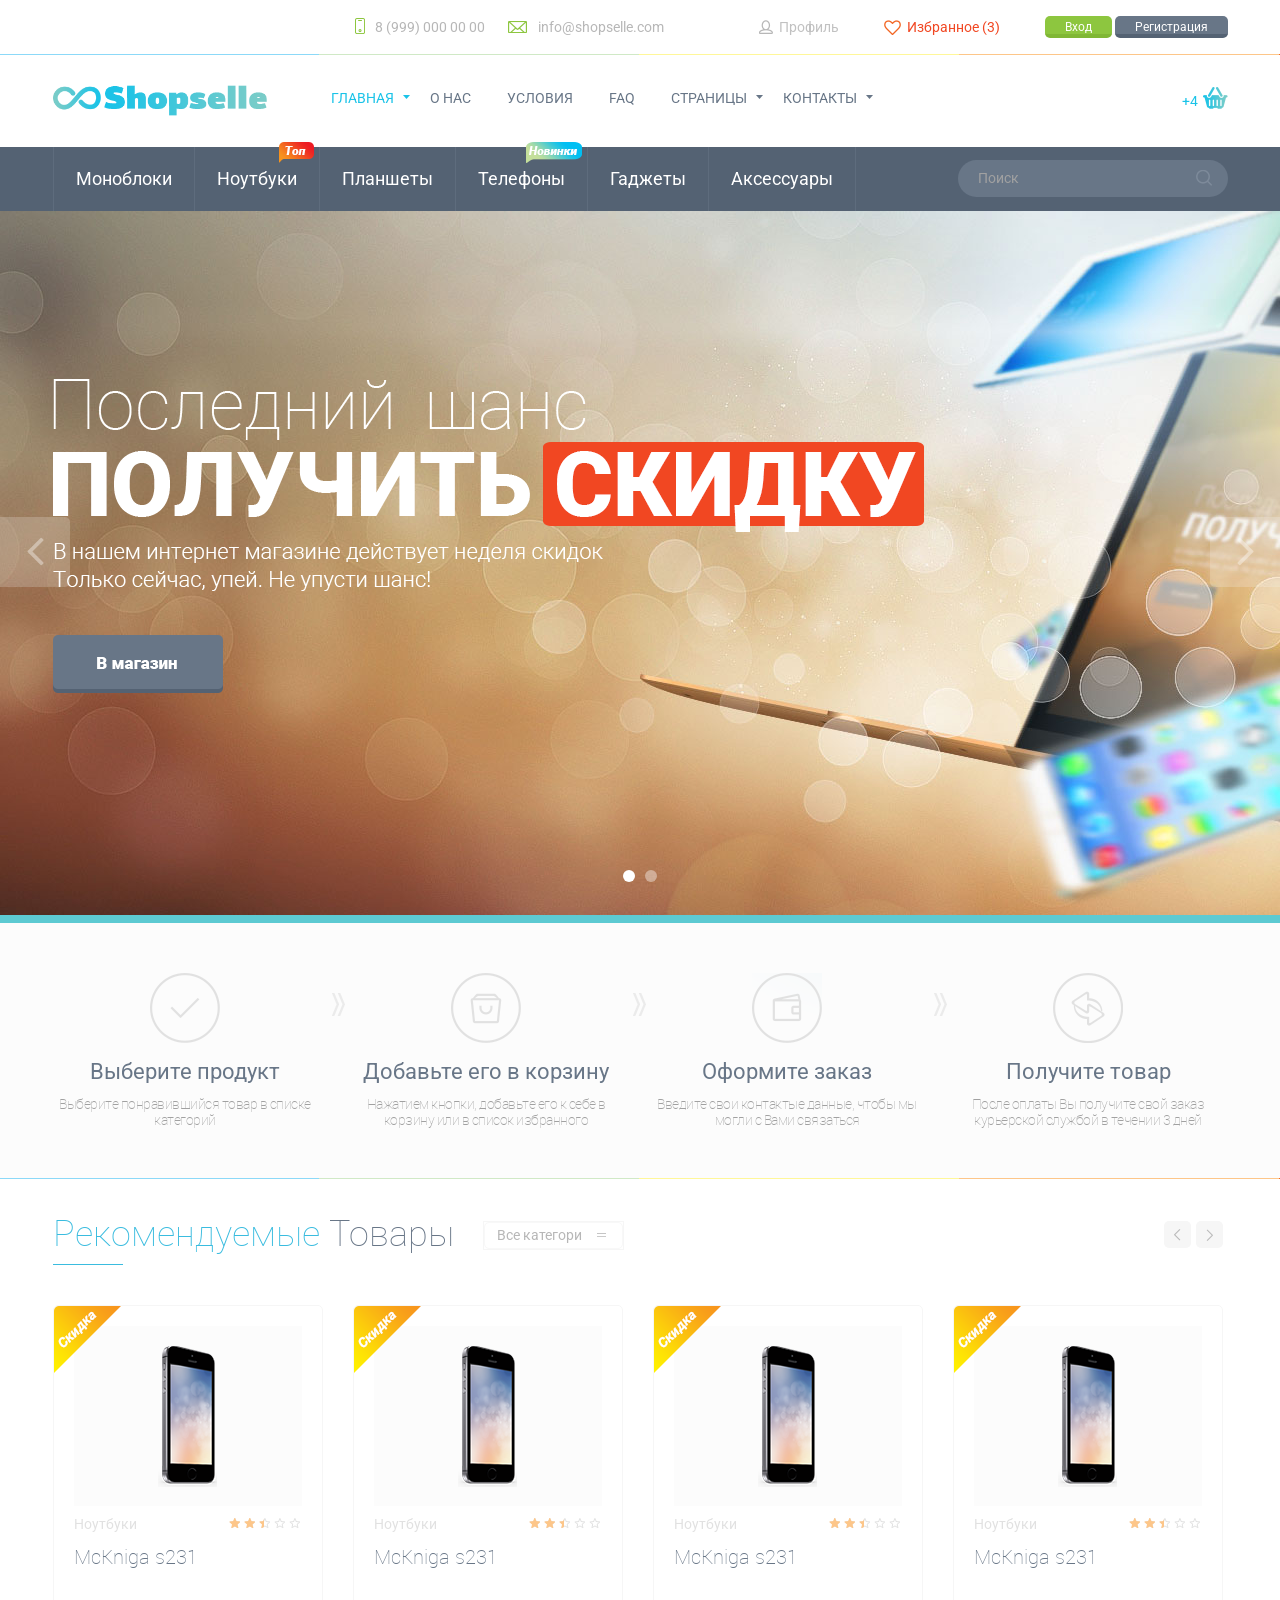
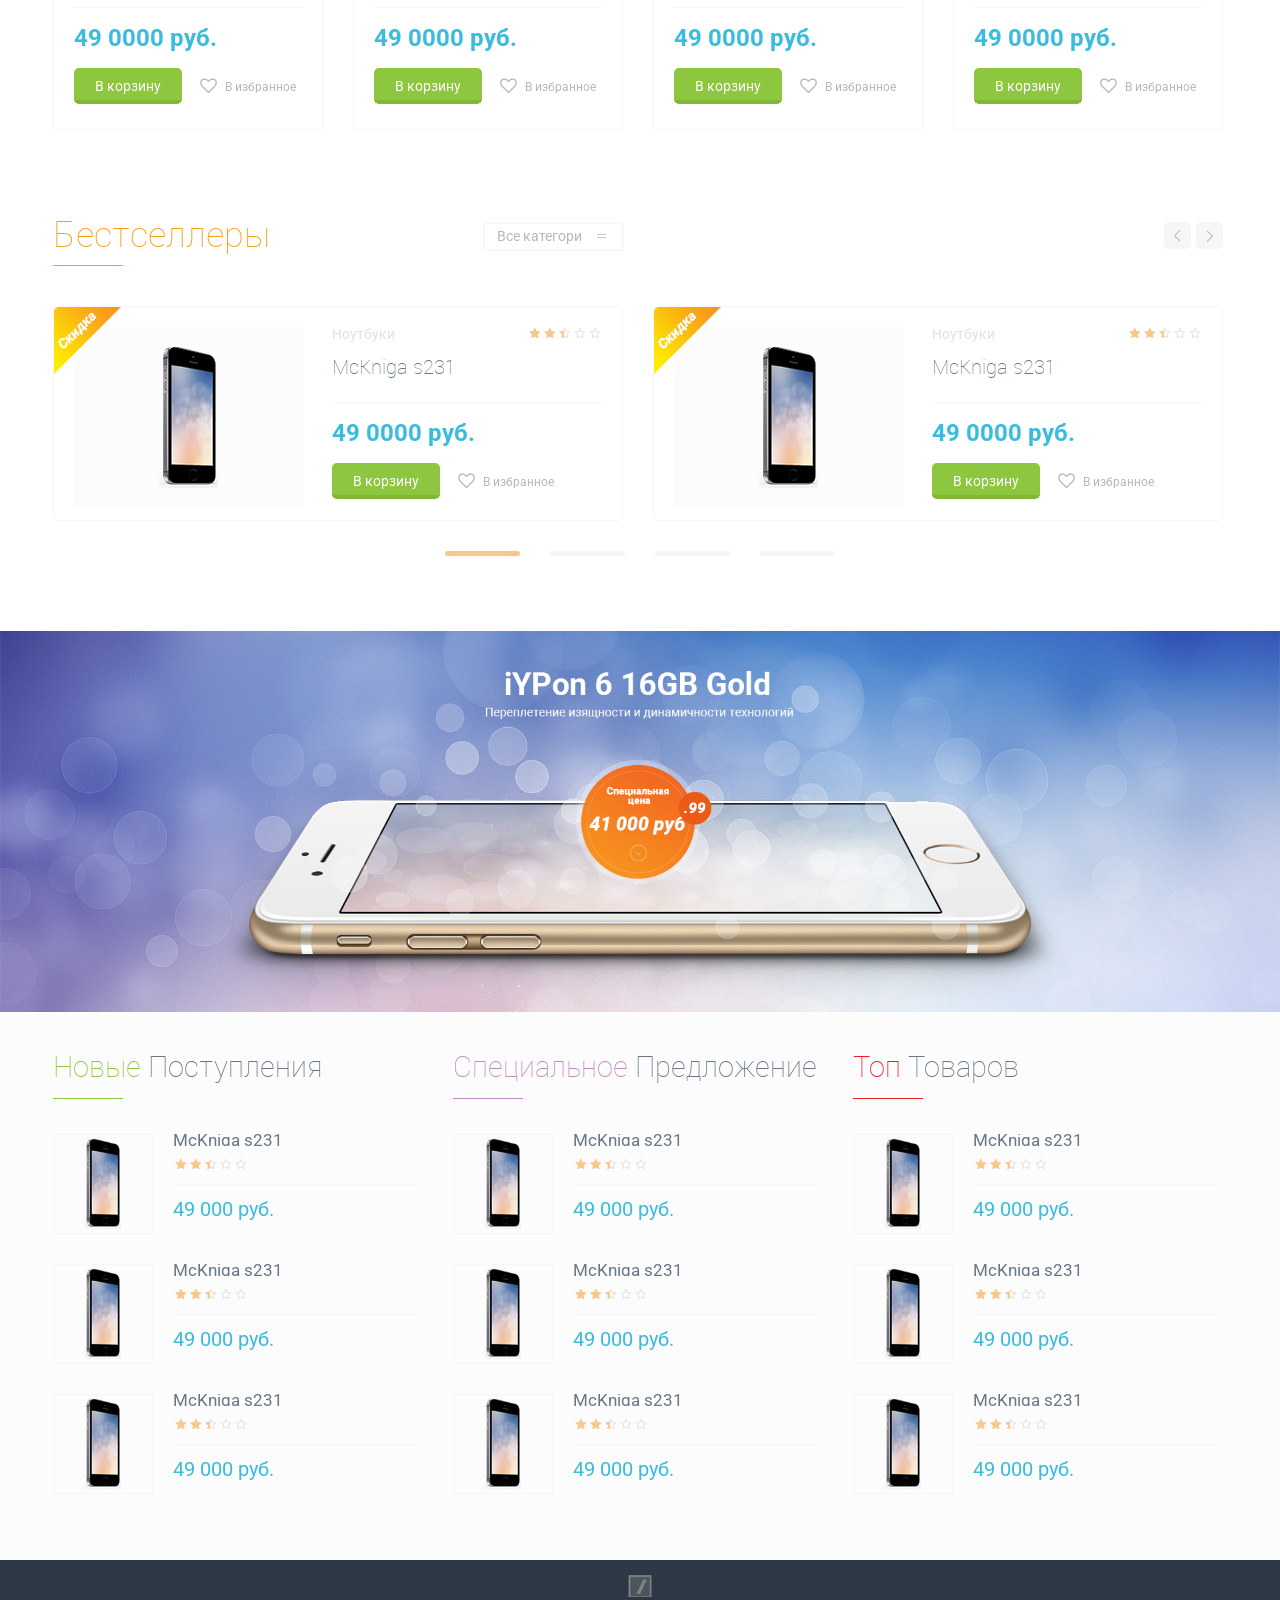
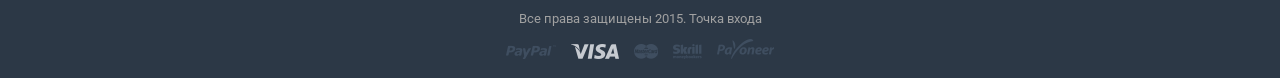
<file: local/html/index.html>
<!DOCTYPE html>
<html lang="ru">
    <head>
	    <meta charset="utf-8">
      <title>Главная</title>
	    <meta http-equiv="X-UA-Compatible" content="IE=edge">
	    <meta name="viewport" content="width=1250">
      <link href="https://fonts.googleapis.com/css?family=Roboto:400,400italic,500,500italic,700,700italic&subset=latin,cyrillic" rel="stylesheet" type="text/css">
      <link rel="stylesheet" href="../templates/shopSeil/css/application.css">
      <!--[if lt IE 9]>
        <script src="http://html5shiv.googlecode.com/svn/trunk/html5.js"></script>
      <![endif]-->
    </head>
    <body>
      <!--[if lt IE 8]>
        <p class="browsehappy">You are using an <strong>outdated</strong> browser. Please <a href="http://browsehappy.com/">upgrade your browser</a> to improve your experience.</p>
      <![endif]-->

      <div class="main">

        <!--Header-->
        <header id="header" itemscope itemtype="http://schema.org/Organization">
          <div class="wrapper header-top">
            <div class="container">
              <nav>
                <a href="#" class="button mini">Вход</a>
                <a href="#" class="button mini gray">Регистрация</a>
              </nav>
              <div class="favorites popap-show">
                <span>Избранное (3)</span>
                <div class="popap-block">
                  <ul class="favorites-popap">
                    <li>
                      <div class="favorites-info">
                        <div class="favorites-name">
                          <a href="#">Tabletus sus 64GB</a>
                        </div>
                        <div class="favorites-price">
                          30 000 руб.
                        </div>
                      </div>
                      <div class="image-block mini" itemscope itemtype="http://schema.org/ImageObject">
                        <a href="#">
                          <img src="temp/product-1.png" alt="" itemprop="image">
                        </a>
                      </div>
                      <div class="favorites-cart">
                        <form action="#" method="post">
                          <input type="hidden" name="product_id" value="1">
                          <input type="hidden" name="count" value="1">
                          <input type="submit" value="Добавить">
                        </form>
                      </div>
                    </li>
                    <li>
                      <div class="favorites-info">
                        <div class="favorites-name">
                          <a href="#">Monoblok Full HD 28</a>
                        </div>
                        <div class="favorites-price">
                          30 000 руб.
                        </div>
                      </div>
                      <div class="image-block mini" itemscope itemtype="http://schema.org/ImageObject">
                        <a href="#">
                          <img src="temp/product-2.png" alt="" itemprop="image">
                        </a>
                      </div>
                      <div class="favorites-cart">
                        <form action="#" method="post">
                          <input type="hidden" name="product_id" value="1">
                          <input type="hidden" name="count" value="1">
                          <input type="submit" value="Добавить">
                        </form>
                      </div>
                    </li>
                    <li>
                      <div class="favorites-info">
                        <div class="favorites-name">
                          <a href="#">McBakus 17 500GB</a>
                        </div>
                        <div class="favorites-price">
                          30 000 руб.
                        </div>
                      </div>
                      <div class="image-block mini" itemscope itemtype="http://schema.org/ImageObject">
                        <a href="#">
                          <img src="temp/product-3.png" alt="" itemprop="image">
                        </a>
                      </div>
                      <div class="favorites-cart">
                        <form action="#" method="post">
                          <input type="hidden" name="product_id" value="1">
                          <input type="hidden" name="count" value="1">
                          <input type="submit" value="Добавить">
                        </form>
                      </div>
                    </li>
                    <li class="favorites-clear">
                      <form action="#" method="post">
                        <input type="submit" class="gray small" value="Очистить список">
                      </form>
                    </li>
                  </ul>
                </div>
              </div>

              <div class="user popap-show">
                <a href="#">Профиль</a>
                <div class="popap-block">
                  <form action="#" method="post" class="popap-form">
                    <div class="form-line">
                      <input type="text" placeholder="Логин или E-mail">
                    </div>
                    <div class="form-line">
                      <input type="password" placeholder="Пароль">
                    </div>
                    <div class="form-line">
                      <label for="check">
                        <input type="checkbox" name="check" class="gray">
                        Запомнить меня
                      </label>
                    </div>
                    <div class="form-line">
                      <input type="submit" class="button small" value="Вход">
                    </div>
                  </form>
                </div>
              </div>

              <div class="info">
                <span class="tel" itemprop="telephone">
                  8 (999) 000 00 00
                </span>
                <span class="email" itemprop="email">
                  info@shopselle.com
                </span>
              </div>
            </div>
          </div>
          <div class="wrapper header-nav">
            <div class="container">
              <a href="#" class="logo" itemprop="url">
                <img src="../templates/shopSeil/images/logo.png" alt="" itemprop="logo">
                <meta itemprop="name" content="Shopselle">
                <meta itemprop="address" content="Москва">
              </a>
              <nav itemscope itemtype="http://schema.org/SiteNavigationElement">
                <ul>
                  <li class="sub-menu popap-show active">
                    <a href="#" itemprop="url">Главная</a>
                    <div class="popap-block">
                      <ul>
                        <li><a href="#" itemprop="url">Пример длинного меню</a></li>
                        <li><a href="#" itemprop="url">Меню 2</a></li>
                        <li><a href="#" itemprop="url">Меню 3</a></li>
                      </ul>
                    </div>
                  </li>
                  <li><a href="#" itemprop="url">О нас</a></li>
                  <li><a href="#" itemprop="url">Условия</a></li>
                  <li><a href="#" itemprop="url">FAQ</a></li>
                  <li class="sub-menu popap-show">
                    <a href="#" itemprop="url">Страницы</a>
                    <div class="popap-block">
                      <ul>
                        <li><a href="#" itemprop="url">Меню 1</a></li>
                        <li><a href="#" itemprop="url">Меню 2</a></li>
                        <li><a href="#" itemprop="url">Меню 3</a></li>
                      </ul>
                    </div>
                  </li>
                  <li class="sub-menu popap-show">
                    <a href="#" itemprop="url">Контакты</a>
                    <div class="popap-block">
                      <ul>
                        <li><a href="#" itemprop="url">Меню 1</a></li>
                        <li><a href="#" itemprop="url">Меню 2</a></li>
                        <li><a href="#" itemprop="url">Меню 3</a></li>
                      </ul>
                    </div>
                  </li>
                </ul>
              </nav>

              <div class="cart-icon active">
                <a href="#"><span>+4</span></a>
              </div>
              <!--пустая без active и a-->
              <!--<div class="cart-icon"></div>-->
            </div>
          </div>
          <div class="wrapper nav-block">
            <div class="container">
              <nav itemscope itemtype="http://schema.org/SiteNavigationElement">
                <ul>
                  <li>
                    <a href="#" itemprop="url">Моноблоки</a>
                  </li>
                  <li>
                    <a href="#" itemprop="url">Ноутбуки</a>
                    <img src="temp/menu-top.png" alt="">
                  </li>
                  <li>
                    <a href="#" itemprop="url">Планшеты</a>
                  </li>
                  <li>
                    <a href="#" itemprop="url">Телефоны</a>
                    <img src="temp/menu-new.png" alt="">
                  </li>
                  <li>
                    <a href="#" itemprop="url">Гаджеты</a>
                  </li>
                  <li>
                    <a href="#" itemprop="url">Аксессуары</a>
                  </li>
                </ul>
              </nav>

              <form action="#" class="search" method="get">
                <input type="text" placeholder="Поиск">
                <input type="submit" value="Поиск">
              </form>
            </div>
          </div>
        </header>
        <!--end Header-->

        <!--
          для главной убирается <div class="wrapper title-block">
          для div.content добавляется home
        -->
        <div class="content home">

          <!--Основной контент-->
          <main class="container">

            <div class="home-slider-conteiner">
              <div class="home-slider">
                <div class="home-slider-item">
                  <img src="temp/slide-1.jpg" alt="" class="home-slider-bg">

                  <div class="container">
                    <a href="#">
                      <img src="temp/slide-txt-1.png" alt="" class="home-slider-content">
                    </a>
                  </div>
                </div>
                <div class="home-slider-item">
                  <img src="temp/slide-1.jpg" alt="" class="home-slider-bg">

                  <div class="container">
                    <a href="#">
                      <img src="temp/slide-txt-1.png" alt="" class="home-slider-content">
                    </a>
                  </div>
                </div>
              </div>
            </div>
            <div class="works-block">
              <div class="container">
                <div class="work-item item-1">
                  <p>Выберите продукт</p>
                  <span>Выберите понравившийся товар в списке категорий</span>
                </div>
                <div class="work-item item-2">
                  <p>Добавьте его в корзину</p>
                  <span>Нажатием кнопки, добавьте его к себе в корзину или в список избранного</span>
                </div>
                <div class="work-item item-3">
                  <p>Оформите заказ</p>
                  <span>Введите свои контактые данные, чтобы мы могли с Вами связаться</span>
                </div>
                <div class="work-item item-4">
                  <p>Получите товар</p>
                  <span>После оплаты Вы получите свой заказ курьерской службой в течении 3 дней</span>
                </div>
              </div>
            </div>

            <div class="recommend-block">
              <div class="container">
                <h1>Рекомендуемые <span>Товары</span></h1>
                <form action="#" class="form-category">
                  <select class="category" name="recommend-slider">
                    <option value="1">Все категории</option>
                    <option value="2">Ноутбуки</option>
                  </select>

                  <!--
                  $('select[name=recommend-slider]').change(function(){
                    var id = $(this).value();

                    $.ajax({
                      url: 'index.html', //К примеру на эту же самую страницу
                      data: { id: id },
                      type: 'POST',
                      success: function (data) {
                        var $data = $(data);
                        //отдаем html блок <div class="recommend-slider"> и помещаем его в
                        //<section class="slider-content">

                        $('.recommend-block .slider-content').html($data);
                        //перезапускаем слайдер
                        $('.recommend-slider').lightSlider({
                          loop:false,
                          item:4,
                          autoWidth:true,
                          enableTouch:false,
                          pager:false,
                          slideMargin:28,
                        });
                      },
                      error: function (jxhr, msg, err) {
                        //Что-то пошло не так...
                      }
                    });
                  })
                  -->
                </form>

                <div class="controls">
                  <span class="prev"></span>
                  <span class="next"></span>
                </div>

                <section class="slider-content">
                  <div class="recommend-slider">
                    <article class="product-item" itemscope itemtype="http://schema.org/Product">
                      <div class="attr discount"></div>
                      <!--
                      <div class="attr top"></div>
                      <div class="attr new"></div>
                      <div class="attr sale"></div>
                      -->
                      <div class="image-block">
                        <a href="#">
                          <img src="temp/product-1.png" alt="" itemprop="image">
                        </a>
                      </div>
                      <div class="product-block">
                        <div class="product-info">
                          <a href="#">Ноутбуки</a>
                          <div data-productid="1" class="rateit" data-rateit-value="2.5"></div>
                        </div>
                        <div class="product-name">
                          <a href="#" itemprop="name">McKniga s231</a>
                        </div>
                        <div class="product-price" itemprop="offers" itemscope itemtype="http://schema.org/Offer">
                          49 0000 руб.
                          <meta itemprop="price" content="49 0000">
                          <meta itemprop="priceCurrency" content="RUB">
                        </div>
                        <meta itemprop="description" content="Обязательно указывайте описание товара">
                        <form action="#" class="product-add">
                          <input type="hidden" name="productid" value="1">
                          <input type="hidden" name="count" value="1">
                          <input type="submit" class="small" value="В корзину">
                          <span class="ui-favorites">В избранное</span>
                        </form>
                      </div>
                    </article>
                    <article class="product-item" itemscope itemtype="http://schema.org/Product">
                      <div class="attr discount"></div>
                      <!--
                      <div class="attr top"></div>
                      <div class="attr new"></div>
                      <div class="attr sale"></div>
                      -->
                      <div class="image-block">
                        <a href="#">
                          <img src="temp/product-1.png" alt="" itemprop="image">
                        </a>
                      </div>
                      <div class="product-block">
                        <div class="product-info">
                          <a href="#">Ноутбуки</a>
                          <div data-productid="1" class="rateit" data-rateit-value="2.5"></div>
                        </div>
                        <div class="product-name">
                          <a href="#" itemprop="name">McKniga s231</a>
                        </div>
                        <div class="product-price" itemprop="offers" itemscope itemtype="http://schema.org/Offer">
                          49 0000 руб.
                          <meta itemprop="price" content="49 0000">
                          <meta itemprop="priceCurrency" content="RUB">
                        </div>
                        <meta itemprop="description" content="Обязательно указывайте описание товара">
                        <form action="#" class="product-add">
                          <input type="hidden" name="productid" value="1">
                          <input type="hidden" name="count" value="1">
                          <input type="submit" class="small" value="В корзину">
                          <span class="ui-favorites">В избранное</span>
                        </form>
                      </div>
                    </article>
                    <article class="product-item" itemscope itemtype="http://schema.org/Product">
                      <div class="attr discount"></div>
                      <!--
                      <div class="attr top"></div>
                      <div class="attr new"></div>
                      <div class="attr sale"></div>
                      -->
                      <div class="image-block">
                        <a href="#">
                          <img src="temp/product-1.png" alt="" itemprop="image">
                        </a>
                      </div>
                      <div class="product-block">
                        <div class="product-info">
                          <a href="#">Ноутбуки</a>
                          <div data-productid="1" class="rateit" data-rateit-value="2.5"></div>
                        </div>
                        <div class="product-name">
                          <a href="#" itemprop="name">McKniga s231</a>
                        </div>
                        <div class="product-price" itemprop="offers" itemscope itemtype="http://schema.org/Offer">
                          49 0000 руб.
                          <meta itemprop="price" content="49 0000">
                          <meta itemprop="priceCurrency" content="RUB">
                        </div>
                        <meta itemprop="description" content="Обязательно указывайте описание товара">
                        <form action="#" class="product-add">
                          <input type="hidden" name="productid" value="1">
                          <input type="hidden" name="count" value="1">
                          <input type="submit" class="small" value="В корзину">
                          <span class="ui-favorites">В избранное</span>
                        </form>
                      </div>
                    </article>
                    <article class="product-item" itemscope itemtype="http://schema.org/Product">
                      <div class="attr discount"></div>
                      <!--
                      <div class="attr top"></div>
                      <div class="attr new"></div>
                      <div class="attr sale"></div>
                      -->
                      <div class="image-block">
                        <a href="#">
                          <img src="temp/product-1.png" alt="" itemprop="image">
                        </a>
                      </div>
                      <div class="product-block">
                        <div class="product-info">
                          <a href="#">Ноутбуки</a>
                          <div data-productid="1" class="rateit" data-rateit-value="2.5"></div>
                        </div>
                        <div class="product-name">
                          <a href="#" itemprop="name">McKniga s231</a>
                        </div>
                        <div class="product-price" itemprop="offers" itemscope itemtype="http://schema.org/Offer">
                          49 0000 руб.
                          <meta itemprop="price" content="49 0000">
                          <meta itemprop="priceCurrency" content="RUB">
                        </div>
                        <meta itemprop="description" content="Обязательно указывайте описание товара">
                        <form action="#" class="product-add">
                          <input type="hidden" name="productid" value="1">
                          <input type="hidden" name="count" value="1">
                          <input type="submit" class="small" value="В корзину">
                          <span class="ui-favorites">В избранное</span>
                        </form>
                      </div>
                    </article>
                    <article class="product-item" itemscope itemtype="http://schema.org/Product">
                      <div class="attr discount"></div>
                      <!--
                      <div class="attr top"></div>
                      <div class="attr new"></div>
                      <div class="attr sale"></div>
                      -->
                      <div class="image-block">
                        <a href="#">
                          <img src="temp/product-1.png" alt="" itemprop="image">
                        </a>
                      </div>
                      <div class="product-block">
                        <div class="product-info">
                          <a href="#">Ноутбуки</a>
                          <div data-productid="1" class="rateit" data-rateit-value="2.5"></div>
                        </div>
                        <div class="product-name">
                          <a href="#" itemprop="name">McKniga s231</a>
                        </div>
                        <div class="product-price" itemprop="offers" itemscope itemtype="http://schema.org/Offer">
                          49 0000 руб.
                          <meta itemprop="price" content="49 0000">
                          <meta itemprop="priceCurrency" content="RUB">
                        </div>
                        <meta itemprop="description" content="Обязательно указывайте описание товара">
                        <form action="#" class="product-add">
                          <input type="hidden" name="productid" value="1">
                          <input type="hidden" name="count" value="1">
                          <input type="submit" class="small" value="В корзину">
                          <span class="ui-favorites">В избранное</span>
                        </form>
                      </div>
                    </article>
                    <article class="product-item" itemscope itemtype="http://schema.org/Product">
                      <div class="attr discount"></div>
                      <!--
                      <div class="attr top"></div>
                      <div class="attr new"></div>
                      <div class="attr sale"></div>
                      -->
                      <div class="image-block">
                        <a href="#">
                          <img src="temp/product-1.png" alt="" itemprop="image">
                        </a>
                      </div>
                      <div class="product-block">
                        <div class="product-info">
                          <a href="#">Ноутбуки</a>
                          <div data-productid="1" class="rateit" data-rateit-value="2.5"></div>
                        </div>
                        <div class="product-name">
                          <a href="#" itemprop="name">McKniga s231</a>
                        </div>
                        <div class="product-price" itemprop="offers" itemscope itemtype="http://schema.org/Offer">
                          49 0000 руб.
                          <meta itemprop="price" content="49 0000">
                          <meta itemprop="priceCurrency" content="RUB">
                        </div>
                        <meta itemprop="description" content="Обязательно указывайте описание товара">
                        <form action="#" class="product-add">
                          <input type="hidden" name="productid" value="1">
                          <input type="hidden" name="count" value="1">
                          <input type="submit" class="small" value="В корзину">
                          <span class="ui-favorites">В избранное</span>
                        </form>
                      </div>
                    </article>
                    <article class="product-item" itemscope itemtype="http://schema.org/Product">
                      <div class="attr discount"></div>
                      <!--
                      <div class="attr top"></div>
                      <div class="attr new"></div>
                      <div class="attr sale"></div>
                      -->
                      <div class="image-block">
                        <a href="#">
                          <img src="temp/product-1.png" alt="" itemprop="image">
                        </a>
                      </div>
                      <div class="product-block">
                        <div class="product-info">
                          <a href="#">Ноутбуки</a>
                          <div data-productid="1" class="rateit" data-rateit-value="2.5"></div>
                        </div>
                        <div class="product-name">
                          <a href="#" itemprop="name">McKniga s231</a>
                        </div>
                        <div class="product-price" itemprop="offers" itemscope itemtype="http://schema.org/Offer">
                          49 0000 руб.
                          <meta itemprop="price" content="49 0000">
                          <meta itemprop="priceCurrency" content="RUB">
                        </div>
                        <meta itemprop="description" content="Обязательно указывайте описание товара">
                        <form action="#" class="product-add">
                          <input type="hidden" name="productid" value="1">
                          <input type="hidden" name="count" value="1">
                          <input type="submit" class="small" value="В корзину">
                          <span class="ui-favorites">В избранное</span>
                        </form>
                      </div>
                    </article>
                    <article class="product-item" itemscope itemtype="http://schema.org/Product">
                      <div class="attr discount"></div>
                      <!--
                      <div class="attr top"></div>
                      <div class="attr new"></div>
                      <div class="attr sale"></div>
                      -->
                      <div class="image-block">
                        <a href="#">
                          <img src="temp/product-1.png" alt="" itemprop="image">
                        </a>
                      </div>
                      <div class="product-block">
                        <div class="product-info">
                          <a href="#">Ноутбуки</a>
                          <div data-productid="1" class="rateit" data-rateit-value="2.5"></div>
                        </div>
                        <div class="product-name">
                          <a href="#" itemprop="name">McKniga s231</a>
                        </div>
                        <div class="product-price" itemprop="offers" itemscope itemtype="http://schema.org/Offer">
                          49 0000 руб.
                          <meta itemprop="price" content="49 0000">
                          <meta itemprop="priceCurrency" content="RUB">
                        </div>
                        <meta itemprop="description" content="Обязательно указывайте описание товара">
                        <form action="#" class="product-add">
                          <input type="hidden" name="productid" value="1">
                          <input type="hidden" name="count" value="1">
                          <input type="submit" class="small" value="В корзину">
                          <span class="ui-favorites">В избранное</span>
                        </form>
                      </div>
                    </article>
                  </div>
                </section>
              </div>
            </div>


            <div class="producttop-block">
              <div class="container">
                <h1>Бестселлеры</span></h1>
                <form action="#" class="form-category">
                  <select class="category" name="producttop-slider">
                    <option value="1">Все категории</option>
                    <option value="2">Ноутбуки</option>
                  </select>
                  <!--
                  $('select[name=producttop-slider]').change(function(){
                    var id = $(this).value();

                    $.ajax({
                      url: 'index.html', //К примеру на эту же самую страницу
                      data: { id: id },
                      type: 'POST',
                      success: function (data) {
                        var $data = $(data);
                        //отдаем html блок <div class="producttop-slider"> и помещаем его в
                        //<section class="slider-content">

                        $('.producttop-block .slider-content').html($data);
                        //перезапускаем слайдер
                        $('.producttop-slider').lightSlider({
                          loop:false,
                          item:2,
                          autoWidth:true,
                          enableTouch:false,
                          pager:true,
                          slideMargin:30,
                        });
                      },
                      error: function (jxhr, msg, err) {
                        //Что-то пошло не так...
                      }
                    });
                  })
                  -->
                </form>

                <div class="controls orange">
                  <span class="prev"></span>
                  <span class="next"></span>
                </div>

                <section class="slider-content">
                  <div class="producttop-slider">
                    <article class="product-item coll-2" itemscope itemtype="http://schema.org/Product">
                      <div class="attr discount"></div>
                      <!--
                      <div class="attr top"></div>
                      <div class="attr new"></div>
                      <div class="attr sale"></div>
                      -->
                      <div class="image-block">
                        <a href="#">
                          <img src="temp/product-1.png" alt="" itemprop="image">
                        </a>
                      </div>
                      <div class="product-block">
                        <div class="product-info">
                          <a href="#">Ноутбуки</a>
                          <div data-productid="1" class="rateit" data-rateit-value="2.5"></div>
                        </div>
                        <div class="product-name">
                          <a href="#" itemprop="name">McKniga s231</a>
                        </div>
                        <div class="product-price" itemprop="offers" itemscope itemtype="http://schema.org/Offer">
                          49 0000 руб.
                          <meta itemprop="price" content="49 0000">
                          <meta itemprop="priceCurrency" content="RUB">
                        </div>
                        <meta itemprop="description" content="Обязательно указывайте описание товара">
                        <form action="#" class="product-add">
                          <input type="hidden" name="productid" value="1">
                          <input type="hidden" name="count" value="1">
                          <input type="submit" class="small" value="В корзину">
                          <span class="ui-favorites">В избранное</span>
                        </form>
                      </div>
                    </article>
                    <article class="product-item coll-2" itemscope itemtype="http://schema.org/Product">
                      <div class="attr discount"></div>
                      <!--
                      <div class="attr top"></div>
                      <div class="attr new"></div>
                      <div class="attr sale"></div>
                      -->
                      <div class="image-block">
                        <a href="#">
                          <img src="temp/product-1.png" alt="" itemprop="image">
                        </a>
                      </div>
                      <div class="product-block">
                        <div class="product-info">
                          <a href="#">Ноутбуки</a>
                          <div data-productid="1" class="rateit" data-rateit-value="2.5"></div>
                        </div>
                        <div class="product-name">
                          <a href="#" itemprop="name">McKniga s231</a>
                        </div>
                        <div class="product-price" itemprop="offers" itemscope itemtype="http://schema.org/Offer">
                          49 0000 руб.
                          <meta itemprop="price" content="49 0000">
                          <meta itemprop="priceCurrency" content="RUB">
                        </div>
                        <meta itemprop="description" content="Обязательно указывайте описание товара">
                        <form action="#" class="product-add">
                          <input type="hidden" name="productid" value="1">
                          <input type="hidden" name="count" value="1">
                          <input type="submit" class="small" value="В корзину">
                          <span class="ui-favorites">В избранное</span>
                        </form>
                      </div>
                    </article>
                    <article class="product-item coll-2" itemscope itemtype="http://schema.org/Product">
                      <div class="attr discount"></div>
                      <!--
                      <div class="attr top"></div>
                      <div class="attr new"></div>
                      <div class="attr sale"></div>
                      -->
                      <div class="image-block">
                        <a href="#">
                          <img src="temp/product-1.png" alt="" itemprop="image">
                        </a>
                      </div>
                      <div class="product-block">
                        <div class="product-info">
                          <a href="#">Ноутбуки</a>
                          <div data-productid="1" class="rateit" data-rateit-value="2.5"></div>
                        </div>
                        <div class="product-name">
                          <a href="#" itemprop="name">McKniga s231</a>
                        </div>
                        <div class="product-price" itemprop="offers" itemscope itemtype="http://schema.org/Offer">
                          49 0000 руб.
                          <meta itemprop="price" content="49 0000">
                          <meta itemprop="priceCurrency" content="RUB">
                        </div>
                        <meta itemprop="description" content="Обязательно указывайте описание товара">
                        <form action="#" class="product-add">
                          <input type="hidden" name="productid" value="1">
                          <input type="hidden" name="count" value="1">
                          <input type="submit" class="small" value="В корзину">
                          <span class="ui-favorites">В избранное</span>
                        </form>
                      </div>
                    </article>
                    <article class="product-item coll-2" itemscope itemtype="http://schema.org/Product">
                      <div class="attr discount"></div>
                      <!--
                      <div class="attr top"></div>
                      <div class="attr new"></div>
                      <div class="attr sale"></div>
                      -->
                      <div class="image-block">
                        <a href="#">
                          <img src="temp/product-1.png" alt="" itemprop="image">
                        </a>
                      </div>
                      <div class="product-block">
                        <div class="product-info">
                          <a href="#">Ноутбуки</a>
                          <div data-productid="1" class="rateit" data-rateit-value="2.5"></div>
                        </div>
                        <div class="product-name">
                          <a href="#" itemprop="name">McKniga s231</a>
                        </div>
                        <div class="product-price" itemprop="offers" itemscope itemtype="http://schema.org/Offer">
                          49 0000 руб.
                          <meta itemprop="price" content="49 0000">
                          <meta itemprop="priceCurrency" content="RUB">
                        </div>
                        <meta itemprop="description" content="Обязательно указывайте описание товара">
                        <form action="#" class="product-add">
                          <input type="hidden" name="productid" value="1">
                          <input type="hidden" name="count" value="1">
                          <input type="submit" class="small" value="В корзину">
                          <span class="ui-favorites">В избранное</span>
                        </form>
                      </div>
                    </article>
                    <article class="product-item coll-2" itemscope itemtype="http://schema.org/Product">
                      <div class="attr discount"></div>
                      <!--
                      <div class="attr top"></div>
                      <div class="attr new"></div>
                      <div class="attr sale"></div>
                      -->
                      <div class="image-block">
                        <a href="#">
                          <img src="temp/product-1.png" alt="" itemprop="image">
                        </a>
                      </div>
                      <div class="product-block">
                        <div class="product-info">
                          <a href="#">Ноутбуки</a>
                          <div data-productid="1" class="rateit" data-rateit-value="2.5"></div>
                        </div>
                        <div class="product-name">
                          <a href="#" itemprop="name">McKniga s231</a>
                        </div>
                        <div class="product-price" itemprop="offers" itemscope itemtype="http://schema.org/Offer">
                          49 0000 руб.
                          <meta itemprop="price" content="49 0000">
                          <meta itemprop="priceCurrency" content="RUB">
                        </div>
                        <meta itemprop="description" content="Обязательно указывайте описание товара">
                        <form action="#" class="product-add">
                          <input type="hidden" name="productid" value="1">
                          <input type="hidden" name="count" value="1">
                          <input type="submit" class="small" value="В корзину">
                          <span class="ui-favorites">В избранное</span>
                        </form>
                      </div>
                    </article>
                  </div>
                </section>
              </div>
            </div>



            <div class="banner-block">
              <a href="#">
                <img src="temp/banner.png" alt="">
              </a>
            </div>


            <section class="product-block-list">
              <div class="container">
                <section class="list-block new">
                  <h1>Новые <span>Поступления</span></h1>

                  <article itemscope itemtype="http://schema.org/Product">
                    <div class="image-block small">
                      <a href="#">
                        <img src="temp/product-1.png" alt="" itemprop="image">
                      </a>
                    </div>
                    <div class="product-block">
                      <div class="product-name">
                        <a href="#" itemprop="name">McKniga s231</a>

                        <div data-productid="1" class="rateit" data-rateit-value="2.5"></div>
                      </div>
                      <div class="product-price" itemprop="offers" itemscope itemtype="http://schema.org/Offer">
                        49 000 руб.
                        <meta itemprop="price" content="49 000">
                        <meta itemprop="priceCurrency" content="RUB">
                      </div>
                      <meta itemprop="description" content="Обязательно указывайте описание товара">
                    </div>
                  </article>
                  <article itemscope itemtype="http://schema.org/Product">
                    <div class="image-block small">
                      <a href="#">
                        <img src="temp/product-1.png" alt="" itemprop="image">
                      </a>
                    </div>
                    <div class="product-block">
                      <div class="product-name">
                        <a href="#" itemprop="name">McKniga s231</a>

                        <div data-productid="1" class="rateit" data-rateit-value="2.5"></div>
                      </div>
                      <div class="product-price" itemprop="offers" itemscope itemtype="http://schema.org/Offer">
                        49 000 руб.
                        <meta itemprop="price" content="49 000">
                        <meta itemprop="priceCurrency" content="RUB">
                      </div>
                      <meta itemprop="description" content="Обязательно указывайте описание товара">
                    </div>
                  </article>
                  <article itemscope itemtype="http://schema.org/Product">
                    <div class="image-block small">
                      <a href="#">
                        <img src="temp/product-1.png" alt="" itemprop="image">
                      </a>
                    </div>
                    <div class="product-block">
                      <div class="product-name">
                        <a href="#" itemprop="name">McKniga s231</a>

                        <div data-productid="1" class="rateit" data-rateit-value="2.5"></div>
                      </div>
                      <div class="product-price" itemprop="offers" itemscope itemtype="http://schema.org/Offer">
                        49 000 руб.
                        <meta itemprop="price" content="49 000">
                        <meta itemprop="priceCurrency" content="RUB">
                      </div>
                      <meta itemprop="description" content="Обязательно указывайте описание товара">
                    </div>
                  </article>
                </section>
                <section class="list-block spec">
                  <h1>Специальное <span>Предложение</span></h1>

                  <article itemscope itemtype="http://schema.org/Product">
                    <div class="image-block small">
                      <a href="#">
                        <img src="temp/product-1.png" alt="" itemprop="image">
                      </a>
                    </div>
                    <div class="product-block">
                      <div class="product-name">
                        <a href="#" itemprop="name">McKniga s231</a>

                        <div data-productid="1" class="rateit" data-rateit-value="2.5"></div>
                      </div>
                      <div class="product-price" itemprop="offers" itemscope itemtype="http://schema.org/Offer">
                        49 000 руб.
                        <meta itemprop="price" content="49 000">
                        <meta itemprop="priceCurrency" content="RUB">
                      </div>
                      <meta itemprop="description" content="Обязательно указывайте описание товара">
                    </div>
                  </article>
                  <article itemscope itemtype="http://schema.org/Product">
                    <div class="image-block small">
                      <a href="#">
                        <img src="temp/product-1.png" alt="" itemprop="image">
                      </a>
                    </div>
                    <div class="product-block">
                      <div class="product-name">
                        <a href="#" itemprop="name">McKniga s231</a>

                        <div data-productid="1" class="rateit" data-rateit-value="2.5"></div>
                      </div>
                      <div class="product-price" itemprop="offers" itemscope itemtype="http://schema.org/Offer">
                        49 000 руб.
                        <meta itemprop="price" content="49 000">
                        <meta itemprop="priceCurrency" content="RUB">
                      </div>
                      <meta itemprop="description" content="Обязательно указывайте описание товара">
                    </div>
                  </article>
                  <article itemscope itemtype="http://schema.org/Product">
                    <div class="image-block small">
                      <a href="#">
                        <img src="temp/product-1.png" alt="" itemprop="image">
                      </a>
                    </div>
                    <div class="product-block">
                      <div class="product-name">
                        <a href="#" itemprop="name">McKniga s231</a>

                        <div data-productid="1" class="rateit" data-rateit-value="2.5"></div>
                      </div>
                      <div class="product-price" itemprop="offers" itemscope itemtype="http://schema.org/Offer">
                        49 000 руб.
                        <meta itemprop="price" content="49 000">
                        <meta itemprop="priceCurrency" content="RUB">
                      </div>
                      <meta itemprop="description" content="Обязательно указывайте описание товара">
                    </div>
                  </article>
                </section>
                <section class="list-block top">
                  <h1>Топ <span>Товаров</span></h1>

                  <article itemscope itemtype="http://schema.org/Product">
                    <div class="image-block small">
                      <a href="#">
                        <img src="temp/product-1.png" alt="" itemprop="image">
                      </a>
                    </div>
                    <div class="product-block">
                      <div class="product-name">
                        <a href="#" itemprop="name">McKniga s231</a>

                        <div data-productid="1" class="rateit" data-rateit-value="2.5"></div>
                      </div>
                      <div class="product-price" itemprop="offers" itemscope itemtype="http://schema.org/Offer">
                        49 000 руб.
                        <meta itemprop="price" content="49 000">
                        <meta itemprop="priceCurrency" content="RUB">
                      </div>
                      <meta itemprop="description" content="Обязательно указывайте описание товара">
                    </div>
                  </article>
                  <article itemscope itemtype="http://schema.org/Product">
                    <div class="image-block small">
                      <a href="#">
                        <img src="temp/product-1.png" alt="" itemprop="image">
                      </a>
                    </div>
                    <div class="product-block">
                      <div class="product-name">
                        <a href="#" itemprop="name">McKniga s231</a>

                        <div data-productid="1" class="rateit" data-rateit-value="2.5"></div>
                      </div>
                      <div class="product-price" itemprop="offers" itemscope itemtype="http://schema.org/Offer">
                        49 000 руб.
                        <meta itemprop="price" content="49 000">
                        <meta itemprop="priceCurrency" content="RUB">
                      </div>
                      <meta itemprop="description" content="Обязательно указывайте описание товара">
                    </div>
                  </article>
                  <article itemscope itemtype="http://schema.org/Product">
                    <div class="image-block small">
                      <a href="#">
                        <img src="temp/product-1.png" alt="" itemprop="image">
                      </a>
                    </div>
                    <div class="product-block">
                      <div class="product-name">
                        <a href="#" itemprop="name">McKniga s231</a>

                        <div data-productid="1" class="rateit" data-rateit-value="2.5"></div>
                      </div>
                      <div class="product-price" itemprop="offers" itemscope itemtype="http://schema.org/Offer">
                        49 000 руб.
                        <meta itemprop="price" content="49 000">
                        <meta itemprop="priceCurrency" content="RUB">
                      </div>
                      <meta itemprop="description" content="Обязательно указывайте описание товара">
                    </div>
                  </article>
                </section>




              </div>
            </section>
          </main>
          <!--end Основной контент-->
        </div>
      </div>

      <!--Footer-->
      <footer id="footer">
        <div class="container">
          <a href="#" class="logo">
            <img src="temp/footer-logo.png" alt="">
          </a>
          <p>
            Все права защищены 2015. Точка входа
          </p>

          <ul>
            <li><a href="#"><img src="temp/paypal.png" alt=""></a></li>
            <li><a href="#"><img src="temp/visa.png" alt=""></a></li>
            <li><a href="#"><img src="temp/mc.png" alt=""></a></li>
            <li><a href="#"><img src="temp/skrill.png" alt=""></a></li>
            <li><a href="#"><img src="temp/payoneer.png" alt=""></a></li>
          </ul>
        </div>
      </footer>
      <!--end Footer-->

      <script src="http://ajax.googleapis.com/ajax/libs/jquery/1.11.3/jquery.min.js"></script>
      <script src="../templates/shopSeil/js/application.min.js"></script>
    </body>
</html>
</file>
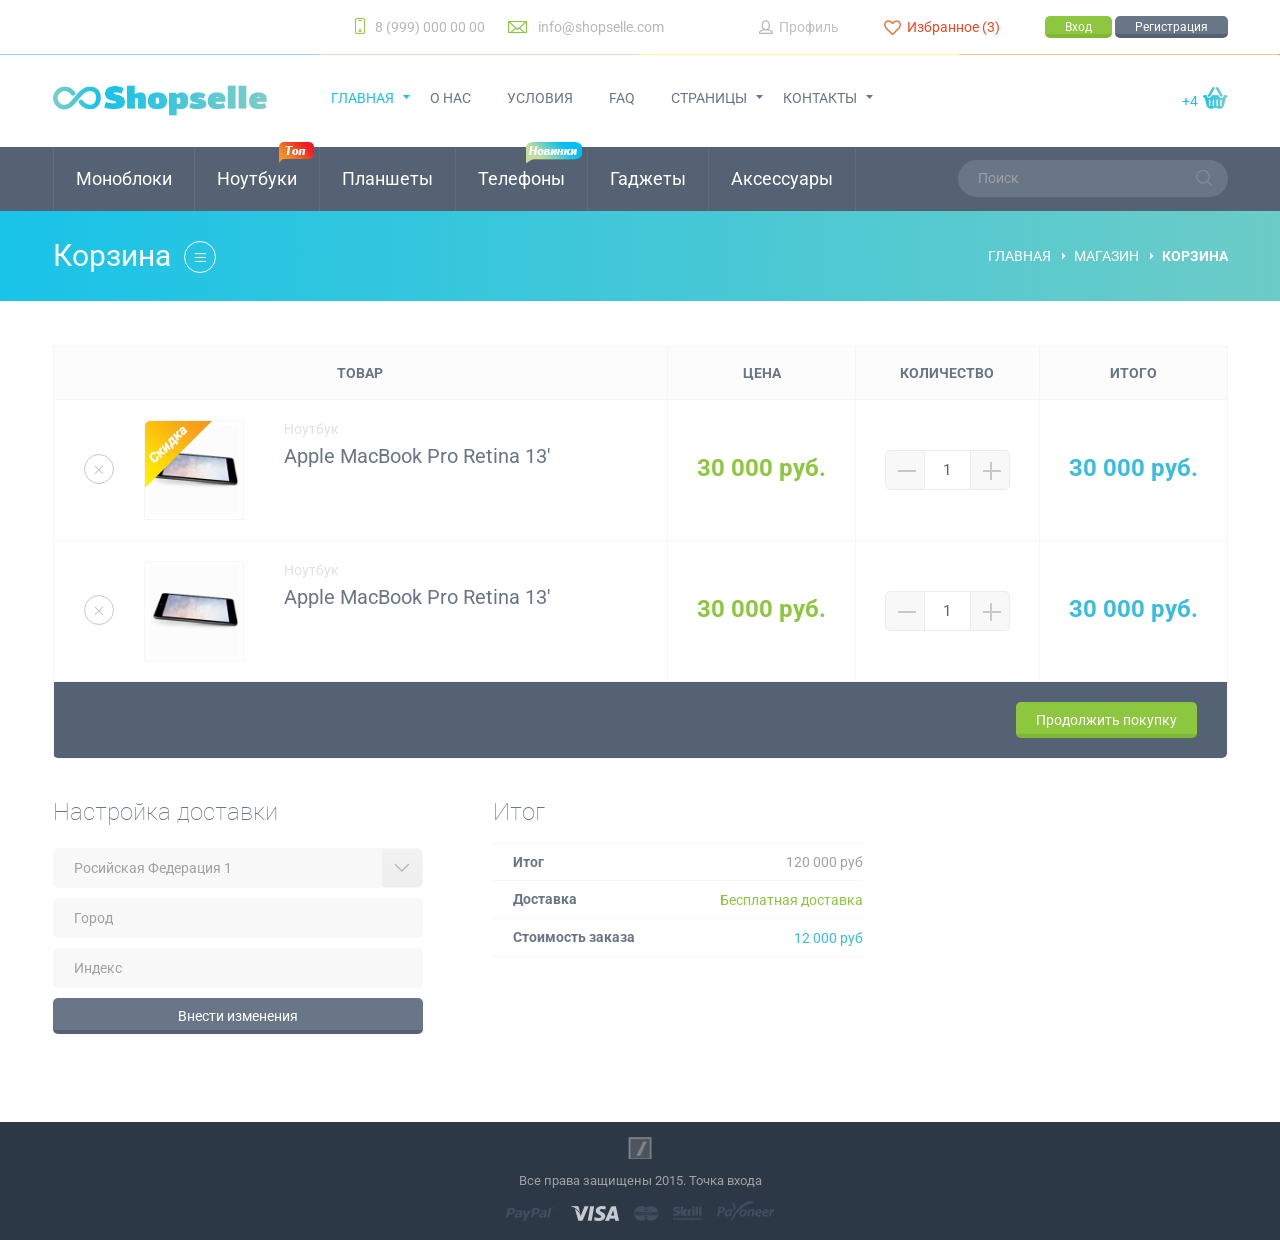
<file: local/html/cart-popap.html>
<!DOCTYPE html>
<html lang="ru">
    <head>
	    <meta charset="utf-8">
      <title>Текстовая страница</title>
	    <meta http-equiv="X-UA-Compatible" content="IE=edge">
	    <meta name="viewport" content="width=1250">
      <link href="https://fonts.googleapis.com/css?family=Roboto:400,400italic,500,500italic,700,700italic&subset=latin,cyrillic" rel="stylesheet" type="text/css">
      <link rel="stylesheet" href="../templates/shopSeil/css/application.css">
      <!--[if lt IE 9]>
        <script src="http://html5shiv.googlecode.com/svn/trunk/html5.js"></script>
      <![endif]-->
    </head>
    <body>
      <!--[if lt IE 8]>
        <p class="browsehappy">You are using an <strong>outdated</strong> browser. Please <a href="http://browsehappy.com/">upgrade your browser</a> to improve your experience.</p>
      <![endif]-->

      <div class="main">

        <!--Header-->
        <header id="header" itemscope itemtype="http://schema.org/Organization">
          <div class="wrapper header-top">
            <div class="container">
              <nav>
                <a href="#" class="button mini">Вход</a>
                <a href="#" class="button mini gray">Регистрация</a>
              </nav>
              <div class="favorites popap-show">
                <span>Избранное (3)</span>
                <div class="popap-block">
                  <ul class="favorites-popap">
                    <li>
                      <div class="favorites-info">
                        <div class="favorites-name">
                          <a href="#">Tabletus sus 64GB</a>
                        </div>
                        <div class="favorites-price">
                          30 000 руб.
                        </div>
                      </div>
                      <div class="image-block mini" itemscope itemtype="http://schema.org/ImageObject">
                        <a href="#">
                          <img src="temp/product-1.png" alt="" itemprop="image">
                        </a>
                      </div>
                      <div class="favorites-cart">
                        <form action="#" method="post">
                          <input type="hidden" name="product_id" value="1">
                          <input type="hidden" name="count" value="1">
                          <input type="submit" value="Добавить">
                        </form>
                      </div>
                    </li>
                    <li>
                      <div class="favorites-info">
                        <div class="favorites-name">
                          <a href="#">Monoblok Full HD 28</a>
                        </div>
                        <div class="favorites-price">
                          30 000 руб.
                        </div>
                      </div>
                      <div class="image-block mini" itemscope itemtype="http://schema.org/ImageObject">
                        <a href="#">
                          <img src="temp/product-2.png" alt="" itemprop="image">
                        </a>
                      </div>
                      <div class="favorites-cart">
                        <form action="#" method="post">
                          <input type="hidden" name="product_id" value="1">
                          <input type="hidden" name="count" value="1">
                          <input type="submit" value="Добавить">
                        </form>
                      </div>
                    </li>
                    <li>
                      <div class="favorites-info">
                        <div class="favorites-name">
                          <a href="#">McBakus 17 500GB</a>
                        </div>
                        <div class="favorites-price">
                          30 000 руб.
                        </div>
                      </div>
                      <div class="image-block mini" itemscope itemtype="http://schema.org/ImageObject">
                        <a href="#">
                          <img src="temp/product-3.png" alt="" itemprop="image">
                        </a>
                      </div>
                      <div class="favorites-cart">
                        <form action="#" method="post">
                          <input type="hidden" name="product_id" value="1">
                          <input type="hidden" name="count" value="1">
                          <input type="submit" value="Добавить">
                        </form>
                      </div>
                    </li>
                    <li class="favorites-clear">
                      <form action="#" method="post">
                        <input type="submit" class="gray small" value="Очистить список">
                      </form>
                    </li>
                  </ul>
                </div>
              </div>

              <div class="user popap-show">
                <a href="#">Профиль</a>
                <div class="popap-block">
                  <form action="#" method="post" class="popap-form">
                    <div class="form-line">
                      <input type="text" placeholder="Логин или E-mail">
                    </div>
                    <div class="form-line">
                      <input type="password" placeholder="Пароль">
                    </div>
                    <div class="form-line">
                      <label for="check">
                        <input type="checkbox" name="check" class="gray">
                        Запомнить меня
                      </label>
                    </div>
                    <div class="form-line">
                      <input type="submit" class="button small" value="Вход">
                    </div>
                  </form>
                </div>
              </div>

              <div class="info">
                <span class="tel" itemprop="telephone">
                  8 (999) 000 00 00
                </span>
                <span class="email" itemprop="email">
                  info@shopselle.com
                </span>
              </div>
            </div>
          </div>
          <div class="wrapper header-nav">
            <div class="container">
              <a href="#" class="logo" itemprop="url">
                <img src="../templates/shopSeil/images/logo.png" alt="" itemprop="logo">
                <meta itemprop="name" content="Shopselle">
                <meta itemprop="address" content="Москва">
              </a>
              <nav itemscope itemtype="http://schema.org/SiteNavigationElement">
                <ul>
                  <li class="sub-menu popap-show active">
                    <a href="#" itemprop="url">Главная</a>
                    <div class="popap-block">
                      <ul>
                        <li><a href="#" itemprop="url">Пример длинного меню</a></li>
                        <li><a href="#" itemprop="url">Меню 2</a></li>
                        <li><a href="#" itemprop="url">Меню 3</a></li>
                      </ul>
                    </div>
                  </li>
                  <li><a href="#" itemprop="url">О нас</a></li>
                  <li><a href="#" itemprop="url">Условия</a></li>
                  <li><a href="#" itemprop="url">FAQ</a></li>
                  <li class="sub-menu popap-show">
                    <a href="#" itemprop="url">Страницы</a>
                    <div class="popap-block">
                      <ul>
                        <li><a href="#" itemprop="url">Меню 1</a></li>
                        <li><a href="#" itemprop="url">Меню 2</a></li>
                        <li><a href="#" itemprop="url">Меню 3</a></li>
                      </ul>
                    </div>
                  </li>
                  <li class="sub-menu popap-show">
                    <a href="#" itemprop="url">Контакты</a>
                    <div class="popap-block">
                      <ul>
                        <li><a href="#" itemprop="url">Меню 1</a></li>
                        <li><a href="#" itemprop="url">Меню 2</a></li>
                        <li><a href="#" itemprop="url">Меню 3</a></li>
                      </ul>
                    </div>
                  </li>
                </ul>
              </nav>

              <div class="cart-icon active">
                <a href="#"><span>+4</span></a>
              </div>
              <!--пустая без active и a-->
              <!--<div class="cart-icon"></div>-->
            </div>
          </div>
          <div class="wrapper nav-block">
            <div class="container">
              <nav itemscope itemtype="http://schema.org/SiteNavigationElement">
                <ul>
                  <li>
                    <a href="#" itemprop="url">Моноблоки</a>
                  </li>
                  <li>
                    <a href="#" itemprop="url">Ноутбуки</a>
                    <img src="temp/menu-top.png" alt="">
                  </li>
                  <li>
                    <a href="#" itemprop="url">Планшеты</a>
                  </li>
                  <li>
                    <a href="#" itemprop="url">Телефоны</a>
                    <img src="temp/menu-new.png" alt="">
                  </li>
                  <li>
                    <a href="#" itemprop="url">Гаджеты</a>
                  </li>
                  <li>
                    <a href="#" itemprop="url">Аксессуары</a>
                  </li>
                </ul>
              </nav>

              <form action="#" class="search" method="get">
                <input type="text" placeholder="Поиск">
                <input type="submit" value="Поиск">
              </form>
            </div>
          </div>
        </header>
        <!--end Header-->

        <div class="content">
          <div class="wrapper title-block">
            <div class="container">
              <h1 class="catalog">Корзина</h1>

              <ul class="crumbs" itemscope itemtype="http://schema.org/BreadcrumbList">
                <li itemprop="itemListElement" itemscope
        itemtype="http://schema.org/ListItem">
                  <a href="#" itemprop="item">
                    <span itemprop="name">Главная</span>
                  </a>
                  <meta itemprop="position" content="1" />
                </li>
                <li itemprop="itemListElement" itemscope
        itemtype="http://schema.org/ListItem">
                  <a href="#" itemprop="item">
                    <span itemprop="name">Магазин</span>
                  </a>
                  <meta itemprop="position" content="2" />
                </li>
                <li itemprop="itemListElement" itemscope
        itemtype="http://schema.org/ListItem">
                  <a href="#" itemprop="item">
                    <span itemprop="name">Корзина</span>
                  </a>
                  <meta itemprop="position" content="3" />
                </li>
              </ul>
            </div>
          </div>
          <!--Основной контент-->
          <main class="container">

            <section class="cart-page">
              <form action="#" method="post" class="cart-form">
                <table class="cart-table">
                  <tr>
                    <th colspan="3">Товар</th>
                    <th>Цена</th>
                    <th>Количество</th>
                    <th>Итого</th>
                  </tr>
                  <tr>
                    <td class="product-delete">
                      <a href="#" class="ui-delete">Удалить</a>
                    </td>
                    <td class="product-image">
                      <div class="image-block small" itemscope itemtype="http://schema.org/ImageObject">
                        <div class="attr discount"></div>
                        <!--
                        <div class="attr top"></div>
                        <div class="attr new"></div>
                        <div class="attr sale"></div>
                        -->
                        <a href="#">
                          <img src="temp/product-3.png" alt="" itemprop="image">
                        </a>
                      </div>
                    </td>
                    <td class="product-name">
                      <a href="#" class="product-category">Ноутбук</a>
                      <a href="#" class="product-name">Apple MacBook Pro Retina 13'</a>
                    </td>
                    <td>
                      <span class="product-price">30 000 руб.</span>
                    </td>
                    <td>
                      <input type="number" min="1" max="15" value="1">
                    </td>
                    <td>
                      <span class="sum-price">30 000 руб.</span>
                    </td>
                  </tr>

                  <tr>
                    <td class="product-delete">
                      <a href="#" class="ui-delete">Удалить</a>
                    </td>
                    <td class="product-image">
                      <div class="image-block small" itemscope itemtype="http://schema.org/ImageObject">
                        <a href="#">
                          <img src="temp/product-3.png" alt="" itemprop="image">
                        </a>
                      </div>
                    </td>
                    <td class="product-name">
                      <a href="#" class="product-category">Ноутбук</a>
                      <a href="#" class="product-name">Apple MacBook Pro Retina 13'</a>
                    </td>
                    <td>
                      <span class="product-price">30 000 руб.</span>
                    </td>
                    <td>
                      <input type="number" min="1" max="15" value="1">
                    </td>
                    <td>
                      <span class="sum-price">30 000 руб.</span>
                    </td>
                  </tr>

                  <tr>
                    <td colspan="6" class="table-button">
                      <input type="submit" name="next" class="small" value="Продолжить покупку">
                    </td>
                  </tr>


                </table>

                <div class="delivery-form">
                  <h1>Настройка доставки</h1>
                  <select>
                    <option value="1">Росийская Федерация 1</option>
                    <option value="2">Москва</option>
                    <option value="3">Федерация 3</option>
                    <option value="4">ация 4</option>
                    <option value="5">Рося 5</option>
                    <option value="6">Росийская</option>
                    <option value="7">Рос</option>
                    <option value="8">Рия 8</option>
                    <option value="9">Росийска</option>
                    <option value="1">Росийская Федерация 1</option>
                    <option value="2">Москва</option>
                    <option value="3">Федерация 3</option>
                    <option value="4">ация 4</option>
                    <option value="5">Рося 5</option>
                    <option value="6">Росийская</option>
                    <option value="7">Рос</option>
                    <option value="8">Рия 8</option>
                    <option value="9">Росийска</option>
                  </select>
                  <input type="text" placeholder="Город">
                  <input type="text" placeholder="Индекс">

                  <input type="submit" name="delivery" class="gray small" value="Внести изменения">
                </div>

                <table class="price-total">
                  <tr>
                    <th colspan="2">Итог</th>
                  </tr>
                  <tr>
                    <td class="title">Итог</td>
                    <td>120 000 руб</td>
                  </tr>
                  <tr>
                    <td class="title">Доставка</td>
                    <td>
                      <span class="color green">Бесплатная доставка</span>
                    </td>
                  </tr>
                  <tr>
                    <td class="title">Стоимость заказа</td>
                    <td>
                      <span class="color blue">12 000 руб</span>
                    </td>
                  </tr>
                </table>
              </form>
            </section>

          </main>
          <!--end Основной контент-->
        </div>
      </div>

      <!--Footer-->
      <footer id="footer">
        <div class="container">
          <a href="#" class="logo">
            <img src="temp/footer-logo.png" alt="">
          </a>
          <p>
            Все права защищены 2015. Точка входа
          </p>

          <ul>
            <li><a href="#"><img src="temp/paypal.png" alt=""></a></li>
            <li><a href="#"><img src="temp/visa.png" alt=""></a></li>
            <li><a href="#"><img src="temp/mc.png" alt=""></a></li>
            <li><a href="#"><img src="temp/skrill.png" alt=""></a></li>
            <li><a href="#"><img src="temp/payoneer.png" alt=""></a></li>
          </ul>
        </div>
      </footer>
      <!--end Footer-->

      <script src="http://ajax.googleapis.com/ajax/libs/jquery/1.11.3/jquery.min.js"></script>
      <script src="../templates/shopSeil/js/application.min.js"></script>
    </body>
</html>
</file>
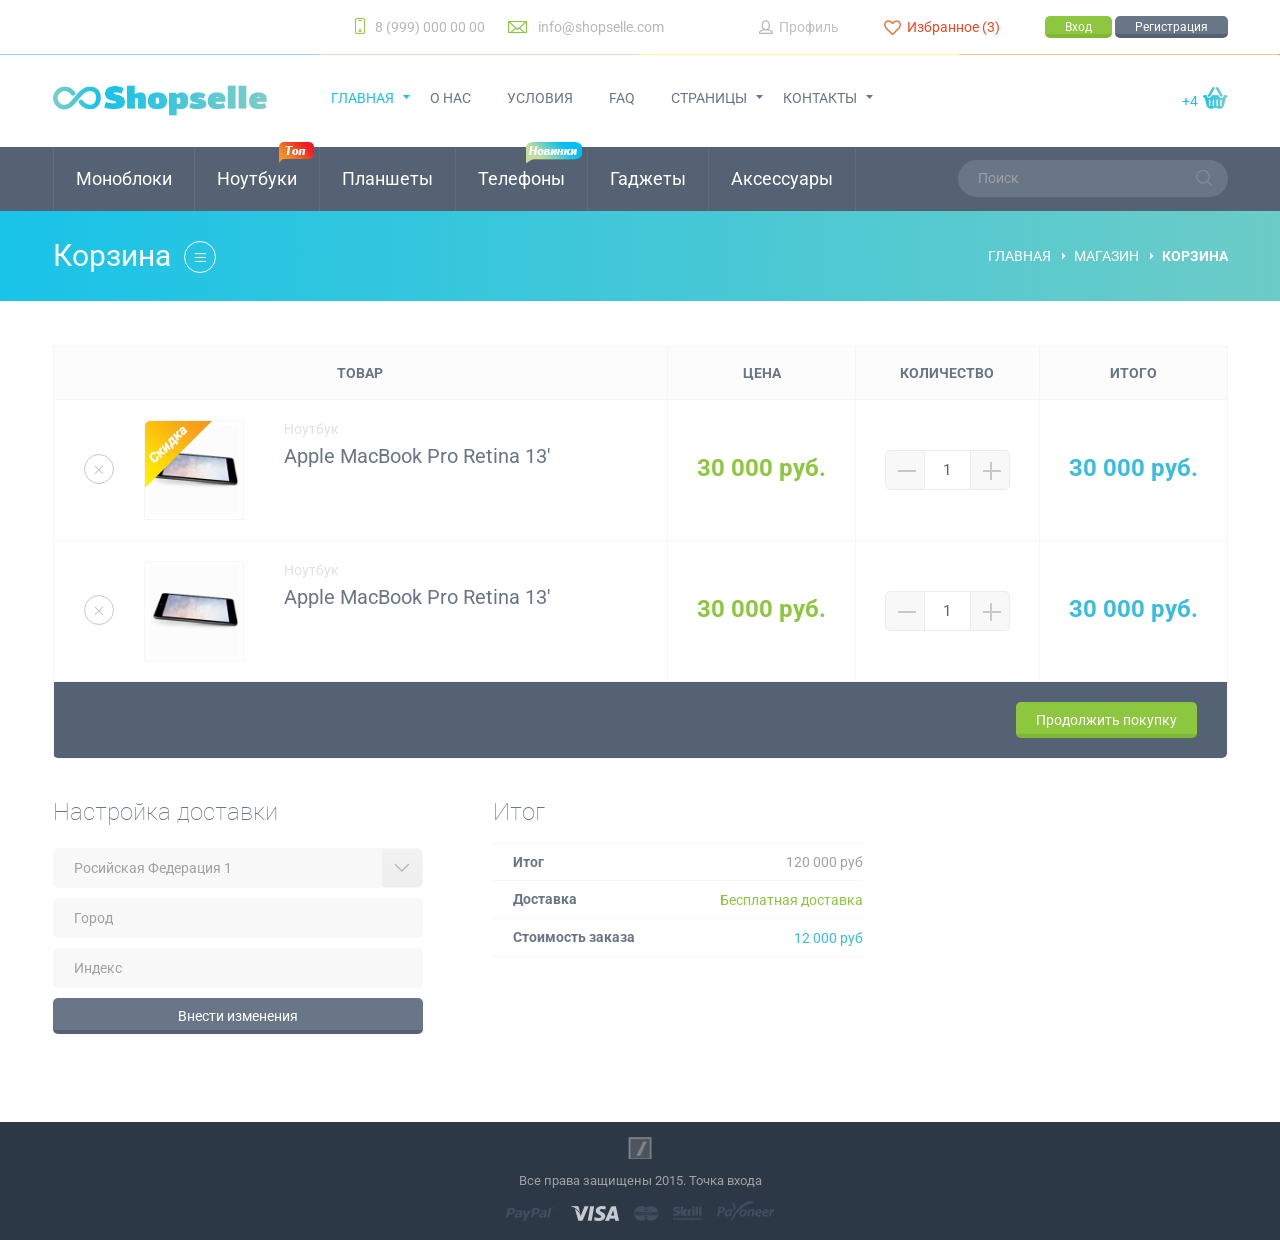
<file: local/html/cart.html>
<!DOCTYPE html>
<html lang="ru">
    <head>
	    <meta charset="utf-8">
      <title>Текстовая страница</title>
	    <meta http-equiv="X-UA-Compatible" content="IE=edge">
	    <meta name="viewport" content="width=1250">
      <link href="https://fonts.googleapis.com/css?family=Roboto:400,400italic,500,500italic,700,700italic&subset=latin,cyrillic" rel="stylesheet" type="text/css">
      <link rel="stylesheet" href="../templates/shopSeil/css/application.css">
      <!--[if lt IE 9]>
        <script src="http://html5shiv.googlecode.com/svn/trunk/html5.js"></script>
      <![endif]-->
    </head>
    <body>
      <!--[if lt IE 8]>
        <p class="browsehappy">You are using an <strong>outdated</strong> browser. Please <a href="http://browsehappy.com/">upgrade your browser</a> to improve your experience.</p>
      <![endif]-->

      <div class="main">

        <!--Header-->
        <header id="header" itemscope itemtype="http://schema.org/Organization">
          <div class="wrapper header-top">
            <div class="container">
              <nav>
                <a href="#" class="button mini">Вход</a>
                <a href="#" class="button mini gray">Регистрация</a>
              </nav>
              <div class="favorites popap-show">
                <span>Избранное (3)</span>
                <div class="popap-block">
                  <ul class="favorites-popap">
                    <li>
                      <div class="favorites-info">
                        <div class="favorites-name">
                          <a href="#">Tabletus sus 64GB</a>
                        </div>
                        <div class="favorites-price">
                          30 000 руб.
                        </div>
                      </div>
                      <div class="image-block mini" itemscope itemtype="http://schema.org/ImageObject">
                        <a href="#">
                          <img src="temp/product-1.png" alt="" itemprop="image">
                        </a>
                      </div>
                      <div class="favorites-cart">
                        <form action="#" method="post">
                          <input type="hidden" name="product_id" value="1">
                          <input type="hidden" name="count" value="1">
                          <input type="submit" value="Добавить">
                        </form>
                      </div>
                    </li>
                    <li>
                      <div class="favorites-info">
                        <div class="favorites-name">
                          <a href="#">Monoblok Full HD 28</a>
                        </div>
                        <div class="favorites-price">
                          30 000 руб.
                        </div>
                      </div>
                      <div class="image-block mini" itemscope itemtype="http://schema.org/ImageObject">
                        <a href="#">
                          <img src="temp/product-2.png" alt="" itemprop="image">
                        </a>
                      </div>
                      <div class="favorites-cart">
                        <form action="#" method="post">
                          <input type="hidden" name="product_id" value="1">
                          <input type="hidden" name="count" value="1">
                          <input type="submit" value="Добавить">
                        </form>
                      </div>
                    </li>
                    <li>
                      <div class="favorites-info">
                        <div class="favorites-name">
                          <a href="#">McBakus 17 500GB</a>
                        </div>
                        <div class="favorites-price">
                          30 000 руб.
                        </div>
                      </div>
                      <div class="image-block mini" itemscope itemtype="http://schema.org/ImageObject">
                        <a href="#">
                          <img src="temp/product-3.png" alt="" itemprop="image">
                        </a>
                      </div>
                      <div class="favorites-cart">
                        <form action="#" method="post">
                          <input type="hidden" name="product_id" value="1">
                          <input type="hidden" name="count" value="1">
                          <input type="submit" value="Добавить">
                        </form>
                      </div>
                    </li>
                    <li class="favorites-clear">
                      <form action="#" method="post">
                        <input type="submit" class="gray small" value="Очистить список">
                      </form>
                    </li>
                  </ul>
                </div>
              </div>

              <div class="user popap-show">
                <a href="#">Профиль</a>
                <div class="popap-block">
                  <form action="#" method="post" class="popap-form">
                    <div class="form-line">
                      <input type="text" placeholder="Логин или E-mail">
                    </div>
                    <div class="form-line">
                      <input type="password" placeholder="Пароль">
                    </div>
                    <div class="form-line">
                      <label for="check">
                        <input type="checkbox" name="check" class="gray">
                        Запомнить меня
                      </label>
                    </div>
                    <div class="form-line">
                      <input type="submit" class="button small" value="Вход">
                    </div>
                  </form>
                </div>
              </div>

              <div class="info">
                <span class="tel" itemprop="telephone">
                  8 (999) 000 00 00
                </span>
                <span class="email" itemprop="email">
                  info@shopselle.com
                </span>
              </div>
            </div>
          </div>
          <div class="wrapper header-nav">
            <div class="container">
              <a href="#" class="logo" itemprop="url">
                <img src="../templates/shopSeil/images/logo.png" alt="" itemprop="logo">
                <meta itemprop="name" content="Shopselle">
                <meta itemprop="address" content="Москва">
              </a>
              <nav itemscope itemtype="http://schema.org/SiteNavigationElement">
                <ul>
                  <li class="sub-menu popap-show active">
                    <a href="#" itemprop="url">Главная</a>
                    <div class="popap-block">
                      <ul>
                        <li><a href="#" itemprop="url">Пример длинного меню</a></li>
                        <li><a href="#" itemprop="url">Меню 2</a></li>
                        <li><a href="#" itemprop="url">Меню 3</a></li>
                      </ul>
                    </div>
                  </li>
                  <li><a href="#" itemprop="url">О нас</a></li>
                  <li><a href="#" itemprop="url">Условия</a></li>
                  <li><a href="#" itemprop="url">FAQ</a></li>
                  <li class="sub-menu popap-show">
                    <a href="#" itemprop="url">Страницы</a>
                    <div class="popap-block">
                      <ul>
                        <li><a href="#" itemprop="url">Меню 1</a></li>
                        <li><a href="#" itemprop="url">Меню 2</a></li>
                        <li><a href="#" itemprop="url">Меню 3</a></li>
                      </ul>
                    </div>
                  </li>
                  <li class="sub-menu popap-show">
                    <a href="#" itemprop="url">Контакты</a>
                    <div class="popap-block">
                      <ul>
                        <li><a href="#" itemprop="url">Меню 1</a></li>
                        <li><a href="#" itemprop="url">Меню 2</a></li>
                        <li><a href="#" itemprop="url">Меню 3</a></li>
                      </ul>
                    </div>
                  </li>
                </ul>
              </nav>

              <div class="cart-icon active">
                <a href="#"><span>+4</span></a>
              </div>
              <!--пустая без active и a-->
              <!--<div class="cart-icon"></div>-->
            </div>
          </div>
          <div class="wrapper nav-block">
            <div class="container">
              <nav itemscope itemtype="http://schema.org/SiteNavigationElement">
                <ul>
                  <li>
                    <a href="#" itemprop="url">Моноблоки</a>
                  </li>
                  <li>
                    <a href="#" itemprop="url">Ноутбуки</a>
                    <img src="temp/menu-top.png" alt="">
                  </li>
                  <li>
                    <a href="#" itemprop="url">Планшеты</a>
                  </li>
                  <li>
                    <a href="#" itemprop="url">Телефоны</a>
                    <img src="temp/menu-new.png" alt="">
                  </li>
                  <li>
                    <a href="#" itemprop="url">Гаджеты</a>
                  </li>
                  <li>
                    <a href="#" itemprop="url">Аксессуары</a>
                  </li>
                </ul>
              </nav>

              <form action="#" class="search" method="get">
                <input type="text" placeholder="Поиск">
                <input type="submit" value="Поиск">
              </form>
            </div>
          </div>
        </header>
        <!--end Header-->

        <div class="content">
          <div class="wrapper title-block">
            <div class="container">
              <h1 class="catalog">Корзина</h1>

              <ul class="crumbs" itemscope itemtype="http://schema.org/BreadcrumbList">
                <li itemprop="itemListElement" itemscope
        itemtype="http://schema.org/ListItem">
                  <a href="#" itemprop="item">
                    <span itemprop="name">Главная</span>
                  </a>
                  <meta itemprop="position" content="1" />
                </li>
                <li itemprop="itemListElement" itemscope
        itemtype="http://schema.org/ListItem">
                  <a href="#" itemprop="item">
                    <span itemprop="name">Магазин</span>
                  </a>
                  <meta itemprop="position" content="2" />
                </li>
                <li itemprop="itemListElement" itemscope
        itemtype="http://schema.org/ListItem">
                  <a href="#" itemprop="item">
                    <span itemprop="name">Корзина</span>
                  </a>
                  <meta itemprop="position" content="3" />
                </li>
              </ul>
            </div>
          </div>
          <!--Основной контент-->
          <main class="container">

            <section class="cart-page">
              <form action="#" method="post" class="cart-form">
                <table class="cart-table">
                  <tr>
                    <th colspan="3">Товар</th>
                    <th>Цена</th>
                    <th>Количество</th>
                    <th>Итого</th>
                  </tr>
                  <tr>
                    <td class="product-delete">
                      <a href="#" class="ui-delete">Удалить</a>
                    </td>
                    <td class="product-image">
                      <div class="image-block small" itemscope itemtype="http://schema.org/ImageObject">
                        <div class="attr discount"></div>
                        <!--
                        <div class="attr top"></div>
                        <div class="attr new"></div>
                        <div class="attr sale"></div>
                        -->
                        <a href="#">
                          <img src="temp/product-3.png" alt="" itemprop="image">
                        </a>
                      </div>
                    </td>
                    <td class="product-name">
                      <a href="#" class="product-category">Ноутбук</a>
                      <a href="#" class="product-name">Apple MacBook Pro Retina 13'</a>
                    </td>
                    <td>
                      <span class="product-price">30 000 руб.</span>
                    </td>
                    <td>
                      <input type="number" min="1" max="15" value="1">
                    </td>
                    <td>
                      <span class="sum-price">30 000 руб.</span>
                    </td>
                  </tr>

                  <tr>
                    <td class="product-delete">
                      <a href="#" class="ui-delete">Удалить</a>
                    </td>
                    <td class="product-image">
                      <div class="image-block small" itemscope itemtype="http://schema.org/ImageObject">
                        <a href="#">
                          <img src="temp/product-3.png" alt="" itemprop="image">
                        </a>
                      </div>
                    </td>
                    <td class="product-name">
                      <a href="#" class="product-category">Ноутбук</a>
                      <a href="#" class="product-name">Apple MacBook Pro Retina 13'</a>
                    </td>
                    <td>
                      <span class="product-price">30 000 руб.</span>
                    </td>
                    <td>
                      <input type="number" min="1" max="15" value="1">
                    </td>
                    <td>
                      <span class="sum-price">30 000 руб.</span>
                    </td>
                  </tr>

                  <tr>
                    <td colspan="6" class="table-button">
                      <input type="submit" name="next" class="small" value="Продолжить покупку">
                    </td>
                  </tr>


                </table>

                <div class="delivery-form">
                  <h1>Настройка доставки</h1>
                  <select>
                    <option value="1">Росийская Федерация 1</option>
                    <option value="2">Москва</option>
                    <option value="3">Федерация 3</option>
                    <option value="4">ация 4</option>
                    <option value="5">Рося 5</option>
                    <option value="6">Росийская</option>
                    <option value="7">Рос</option>
                    <option value="8">Рия 8</option>
                    <option value="9">Росийска</option>
                    <option value="1">Росийская Федерация 1</option>
                    <option value="2">Москва</option>
                    <option value="3">Федерация 3</option>
                    <option value="4">ация 4</option>
                    <option value="5">Рося 5</option>
                    <option value="6">Росийская</option>
                    <option value="7">Рос</option>
                    <option value="8">Рия 8</option>
                    <option value="9">Росийска</option>
                  </select>
                  <input type="text" placeholder="Город">
                  <input type="text" placeholder="Индекс">

                  <input type="submit" name="delivery" class="gray small" value="Внести изменения">
                </div>

                <table class="price-total">
                  <tr>
                    <th colspan="2">Итог</th>
                  </tr>
                  <tr>
                    <td class="title">Итог</td>
                    <td>120 000 руб</td>
                  </tr>
                  <tr>
                    <td class="title">Доставка</td>
                    <td>
                      <span class="color green">Бесплатная доставка</span>
                    </td>
                  </tr>
                  <tr>
                    <td class="title">Стоимость заказа</td>
                    <td>
                      <span class="color blue">12 000 руб</span>
                    </td>
                  </tr>
                </table>


                <!--вызывается функцией js showPopap()-->
                <noindex>
                  <div class="block-popap">
                    <div class="block-bg"> </div>
                    <div class="block-thanks">
                      <a href="#">
                        <img src="../templates/shopSeil/images/logo.png" alt="">
                      </a>
                      <h1>Спасибо Вам за покупку!</h1>
                      <p>Ждем Вас снова</p>

                      <a href="#" class="button">Вернуться на сайт</a>
                    </div>
                  </div>
                </noindex>

              </form>



            </section>

          </main>
          <!--end Основной контент-->
        </div>
      </div>

      <!--Footer-->
      <footer id="footer">
        <div class="container">
          <a href="#" class="logo">
            <img src="temp/footer-logo.png" alt="">
          </a>
          <p>
            Все права защищены 2015. Точка входа
          </p>

          <ul>
            <li><a href="#"><img src="temp/paypal.png" alt=""></a></li>
            <li><a href="#"><img src="temp/visa.png" alt=""></a></li>
            <li><a href="#"><img src="temp/mc.png" alt=""></a></li>
            <li><a href="#"><img src="temp/skrill.png" alt=""></a></li>
            <li><a href="#"><img src="temp/payoneer.png" alt=""></a></li>
          </ul>
        </div>
      </footer>
      <!--end Footer-->

      <script src="http://ajax.googleapis.com/ajax/libs/jquery/1.11.3/jquery.min.js"></script>
      <script src="../templates/shopSeil/js/application.min.js"></script>
    </body>
</html>
</file>
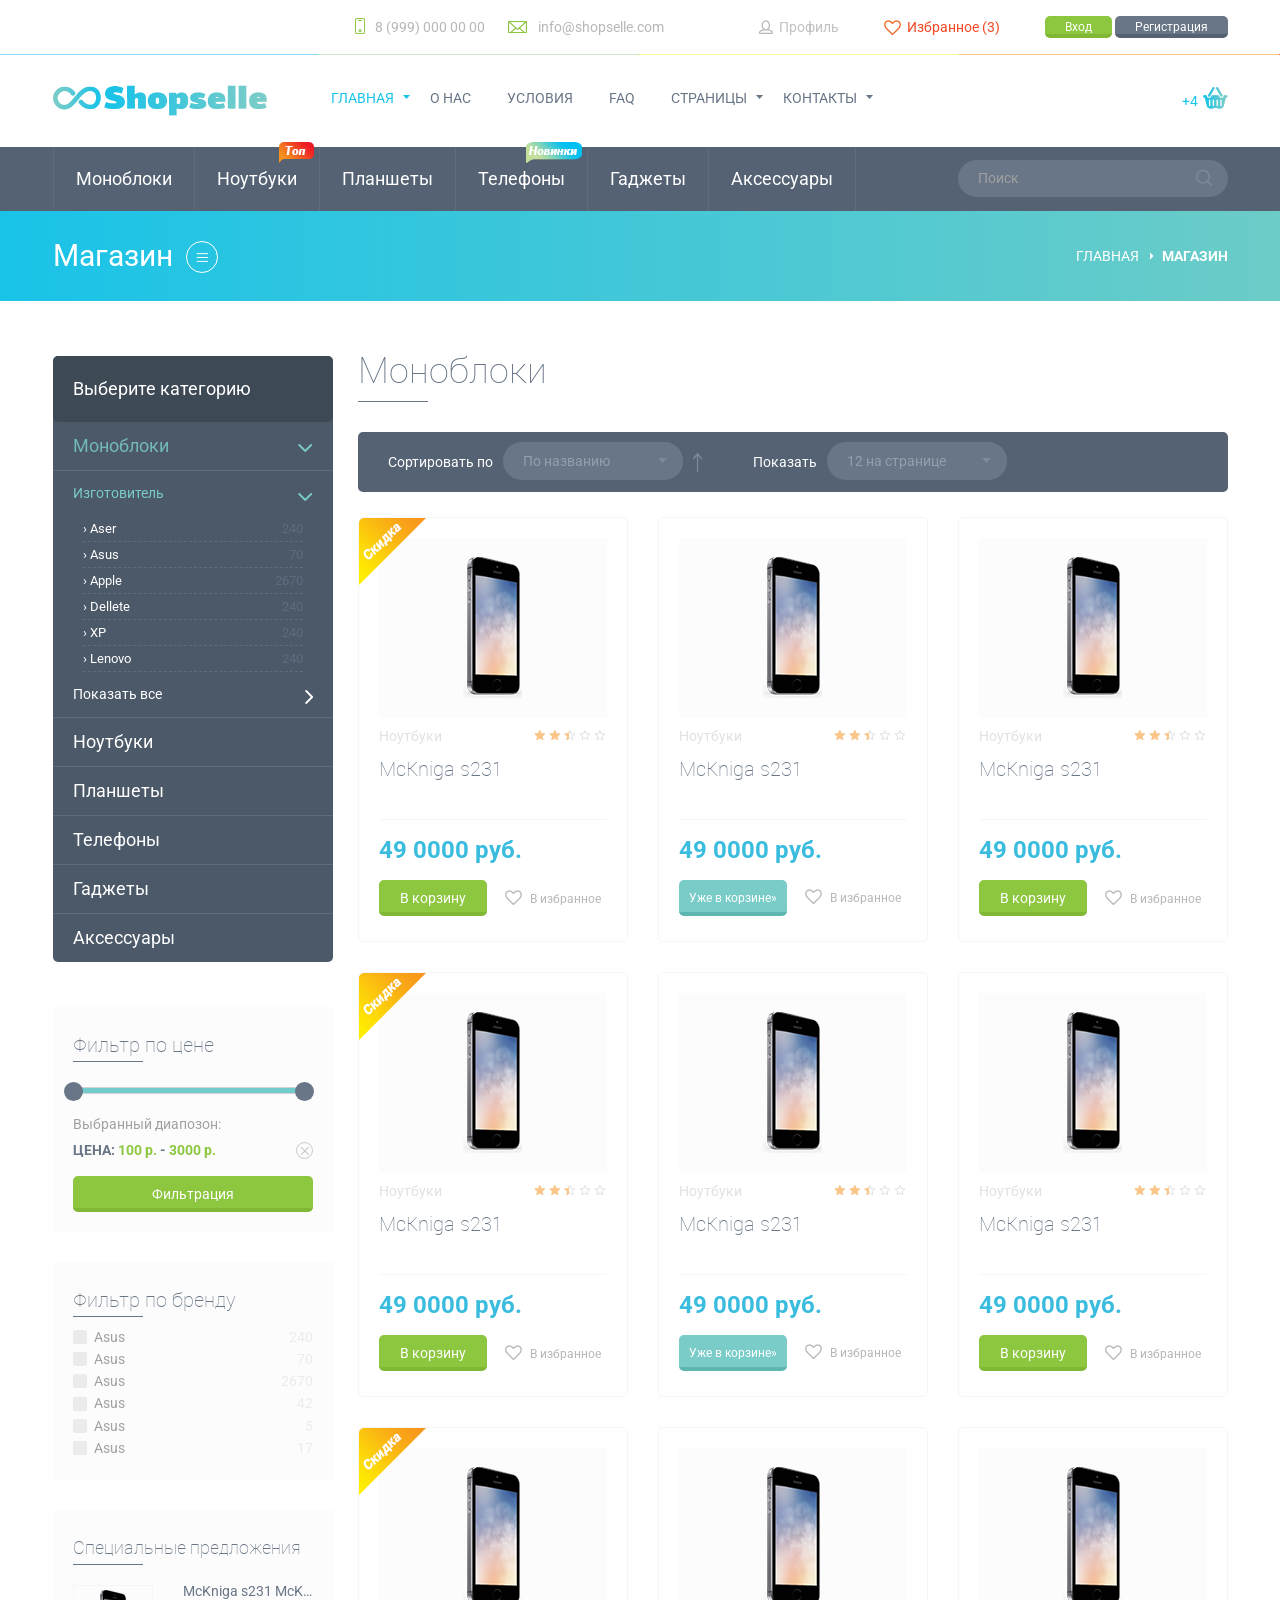
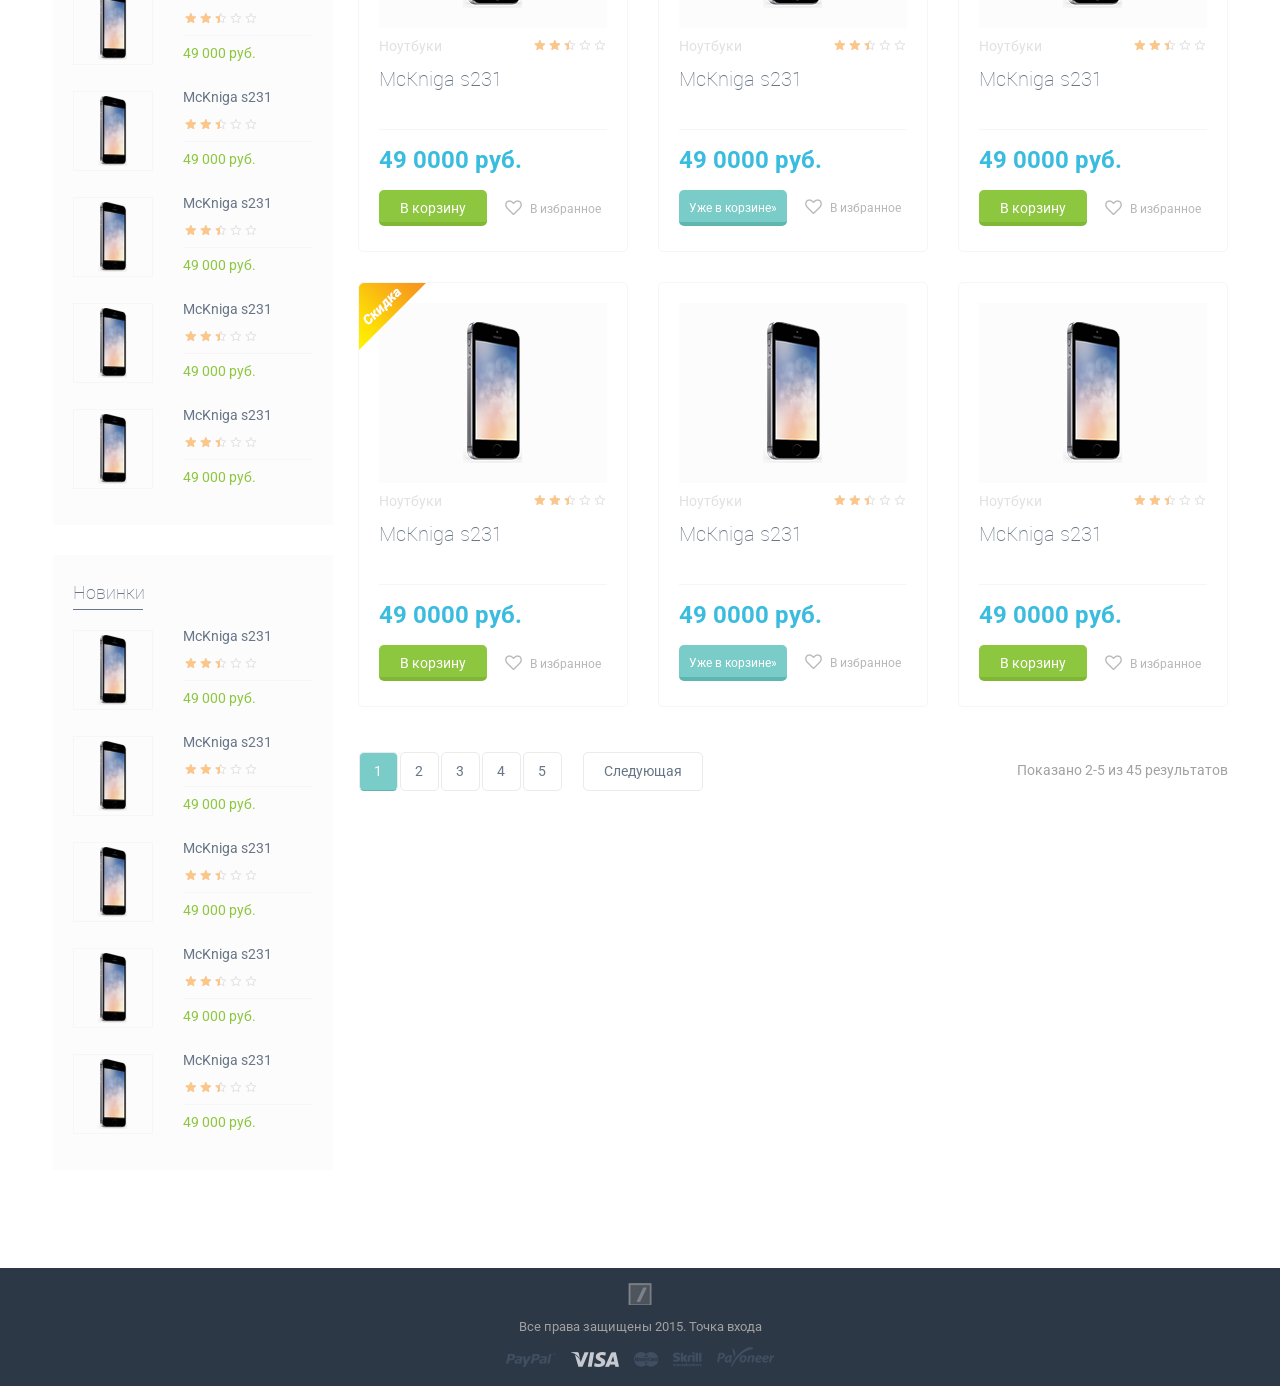
<file: local/html/catalog-page.html>
<!DOCTYPE html>
<html lang="ru">
    <head>
	    <meta charset="utf-8">
      <title>Каталог</title>
	    <meta http-equiv="X-UA-Compatible" content="IE=edge">
	    <meta name="viewport" content="width=1250">
      <link href="https://fonts.googleapis.com/css?family=Roboto:400,400italic,500,500italic,700,700italic&subset=latin,cyrillic" rel="stylesheet" type="text/css">
      <link rel="stylesheet" href="../templates/shopSeil/css/application.css">
      <!--[if lt IE 9]>
        <script src="http://html5shiv.googlecode.com/svn/trunk/html5.js"></script>
      <![endif]-->
    </head>
    <body>
      <!--[if lt IE 8]>
        <p class="browsehappy">You are using an <strong>outdated</strong> browser. Please <a href="http://browsehappy.com/">upgrade your browser</a> to improve your experience.</p>
      <![endif]-->

      <div class="main">

        <!--Header-->
        <header id="header" itemscope itemtype="http://schema.org/Organization">
          <div class="wrapper header-top">
            <div class="container">
              <nav>
                <a href="#" class="button mini">Вход</a>
                <a href="#" class="button mini gray">Регистрация</a>
              </nav>
              <div class="favorites popap-show">
                <span>Избранное (3)</span>
                <div class="popap-block">
                  <ul class="favorites-popap">
                    <li>
                      <div class="favorites-info">
                        <div class="favorites-name">
                          <a href="#">Tabletus sus 64GB</a>
                        </div>
                        <div class="favorites-price">
                          30 000 руб.
                        </div>
                      </div>
                      <div class="image-block mini" itemscope itemtype="http://schema.org/ImageObject">
                        <a href="#">
                          <img src="temp/product-1.png" alt="" itemprop="image">
                        </a>
                      </div>
                      <div class="favorites-cart">
                        <form action="#" method="post">
                          <input type="hidden" name="product_id" value="1">
                          <input type="hidden" name="count" value="1">
                          <input type="submit" value="Добавить">
                        </form>
                      </div>
                    </li>
                    <li>
                      <div class="favorites-info">
                        <div class="favorites-name">
                          <a href="#">Monoblok Full HD 28</a>
                        </div>
                        <div class="favorites-price">
                          30 000 руб.
                        </div>
                      </div>
                      <div class="image-block mini" itemscope itemtype="http://schema.org/ImageObject">
                        <a href="#">
                          <img src="temp/product-2.png" alt="" itemprop="image">
                        </a>
                      </div>
                      <div class="favorites-cart">
                        <form action="#" method="post">
                          <input type="hidden" name="product_id" value="1">
                          <input type="hidden" name="count" value="1">
                          <input type="submit" value="Добавить">
                        </form>
                      </div>
                    </li>
                    <li>
                      <div class="favorites-info">
                        <div class="favorites-name">
                          <a href="#">McBakus 17 500GB</a>
                        </div>
                        <div class="favorites-price">
                          30 000 руб.
                        </div>
                      </div>
                      <div class="image-block mini" itemscope itemtype="http://schema.org/ImageObject">
                        <a href="#">
                          <img src="temp/product-3.png" alt="" itemprop="image">
                        </a>
                      </div>
                      <div class="favorites-cart">
                        <form action="#" method="post">
                          <input type="hidden" name="product_id" value="1">
                          <input type="hidden" name="count" value="1">
                          <input type="submit" value="Добавить">
                        </form>
                      </div>
                    </li>
                    <li class="favorites-clear">
                      <form action="#" method="post">
                        <input type="submit" class="gray small" value="Очистить список">
                      </form>
                    </li>
                  </ul>
                </div>
              </div>

              <div class="user popap-show">
                <a href="#">Профиль</a>
                <div class="popap-block">
                  <form action="#" method="post" class="popap-form">
                    <div class="form-line">
                      <input type="text" placeholder="Логин или E-mail">
                    </div>
                    <div class="form-line">
                      <input type="password" placeholder="Пароль">
                    </div>
                    <div class="form-line">
                      <label for="check">
                        <input type="checkbox" name="check" class="gray">
                        Запомнить меня
                      </label>
                    </div>
                    <div class="form-line">
                      <input type="submit" class="button small" value="Вход">
                    </div>
                  </form>
                </div>
              </div>

              <div class="info">
                <span class="tel" itemprop="telephone">
                  8 (999) 000 00 00
                </span>
                <span class="email" itemprop="email">
                  info@shopselle.com
                </span>
              </div>
            </div>
          </div>
          <div class="wrapper header-nav">
            <div class="container">
              <a href="#" class="logo" itemprop="url">
                <img src="../templates/shopSeil/images/logo.png" alt="" itemprop="logo">
                <meta itemprop="name" content="Shopselle">
                <meta itemprop="address" content="Москва">
              </a>
              <nav itemscope itemtype="http://schema.org/SiteNavigationElement">
                <ul>
                  <li class="sub-menu popap-show active">
                    <a href="#" itemprop="url">Главная</a>
                    <div class="popap-block">
                      <ul>
                        <li><a href="#" itemprop="url">Пример длинного меню</a></li>
                        <li><a href="#" itemprop="url">Меню 2</a></li>
                        <li><a href="#" itemprop="url">Меню 3</a></li>
                      </ul>
                    </div>
                  </li>
                  <li><a href="#" itemprop="url">О нас</a></li>
                  <li><a href="#" itemprop="url">Условия</a></li>
                  <li><a href="#" itemprop="url">FAQ</a></li>
                  <li class="sub-menu popap-show">
                    <a href="#" itemprop="url">Страницы</a>
                    <div class="popap-block">
                      <ul>
                        <li><a href="#" itemprop="url">Меню 1</a></li>
                        <li><a href="#" itemprop="url">Меню 2</a></li>
                        <li><a href="#" itemprop="url">Меню 3</a></li>
                      </ul>
                    </div>
                  </li>
                  <li class="sub-menu popap-show">
                    <a href="#" itemprop="url">Контакты</a>
                    <div class="popap-block">
                      <ul>
                        <li><a href="#" itemprop="url">Меню 1</a></li>
                        <li><a href="#" itemprop="url">Меню 2</a></li>
                        <li><a href="#" itemprop="url">Меню 3</a></li>
                      </ul>
                    </div>
                  </li>
                </ul>
              </nav>

              <div class="cart-icon active">
                <a href="#"><span>+4</span></a>
              </div>
              <!--пустая без active и a-->
              <!--<div class="cart-icon"></div>-->
            </div>
          </div>
          <div class="wrapper nav-block">
            <div class="container">
              <nav itemscope itemtype="http://schema.org/SiteNavigationElement">
                <ul>
                  <li>
                    <a href="#" itemprop="url">Моноблоки</a>
                  </li>
                  <li>
                    <a href="#" itemprop="url">Ноутбуки</a>
                    <img src="temp/menu-top.png" alt="">
                  </li>
                  <li>
                    <a href="#" itemprop="url">Планшеты</a>
                  </li>
                  <li>
                    <a href="#" itemprop="url">Телефоны</a>
                    <img src="temp/menu-new.png" alt="">
                  </li>
                  <li>
                    <a href="#" itemprop="url">Гаджеты</a>
                  </li>
                  <li>
                    <a href="#" itemprop="url">Аксессуары</a>
                  </li>
                </ul>
              </nav>

              <form action="#" class="search" method="get">
                <input type="text" placeholder="Поиск">
                <input type="submit" value="Поиск">
              </form>
            </div>
          </div>
        </header>
        <!--end Header-->

        <div class="content">
          <div class="wrapper title-block">
            <div class="container">
              <h1 class="catalog">Магазин</h1>

              <ul class="crumbs" itemscope itemtype="http://schema.org/BreadcrumbList">
                <li itemprop="itemListElement" itemscope
        itemtype="http://schema.org/ListItem">
                  <a href="#" itemprop="item">
                    <span itemprop="name">Главная</span>
                  </a>
                  <meta itemprop="position" content="1" />
                </li>
                <li itemprop="itemListElement" itemscope
        itemtype="http://schema.org/ListItem">
                  <a href="#" itemprop="item">
                    <span itemprop="name">Магазин</span>
                  </a>
                  <meta itemprop="position" content="2" />
                </li>
              </ul>
            </div>
          </div>
          <!--Основной контент-->
          <main class="container">
            <section class="catalog-page">
              <aside class="catalog-filter">
                <div class="aside-nav">
                  <h1>Выберите категорию</h1>
                  <ul>
                    <li class="sub-menu active">
                      <a href="#">Моноблоки</a>

                      <div class="sub-menu-block">
                        <span>Изготовитель</span>
                        <ul>
                          <li><a href="#">Aser <span>240</span></a></li>
                          <li><a href="#">Asus <span>70</span></a></li>
                          <li><a href="#">Apple <span>2670</span></a></li>
                          <li><a href="#">Dellete <span>240</span></a></li>
                          <li><a href="#">XP <span>240</span></a></li>
                          <li><a href="#">Lenovo <span>240</span></a></li>
                        </ul>
                        <a href="#">Показать все</a>
                      </div>
                    </li>
                    <li><a href="#">Ноутбуки</a></li>
                    <li><a href="#">Планшеты</a></li>
                    <li><a href="#">Телефоны</a></li>
                    <li><a href="#">Гаджеты</a></li>
                    <li><a href="#">Аксессуары</a></li>
                  </ul>
                </div>
                <form action="#">
                  <div class="aside-block">
                    <h1>Фильтр по цене</h1>
                    <div class="price-range">
                      <div id="range"></div>
                      <input type="text" name="min-price" id="min-price" value="100" data-min="100">
                      <input type="text" name="max-price" id="max-price" value="3000" data-max="3000">

                      <div class="info">
                        <p>Выбранный диапозон:</p>
                        <div class="info-price">
                          ЦЕНА:
                          <span class="min-price"><span>---</span> р.</span> - <span class="max-price"><span>---</span> р.</span>
                          <span class="ui-delete"> </span>
                        </div>
                      </div>
                      <input type="submit" value="Фильтрация" class="small">
                    </div>

                  </div>
                  <div class="aside-block">
                    <h1>Фильтр по бренду</h1>
                    <div class="aside-line">
                      <label for="check">
                        <input type="checkbox">
                        Asus
                        <span>240</span>
                      </label>
                    </div>
                    <div class="aside-line">
                      <label for="check">
                        <input type="checkbox">
                        Asus
                        <span>70</span>
                      </label>
                    </div>
                    <div class="aside-line">
                      <label for="check">
                        <input type="checkbox">
                        Asus
                        <span>2670</span>
                      </label>
                    </div>
                    <div class="aside-line">
                      <label for="check">
                        <input type="checkbox">
                        Asus
                        <span>42</span>
                      </label>
                    </div>
                    <div class="aside-line">
                      <label for="check">
                        <input type="checkbox">
                        Asus
                        <span>5</span>
                      </label>
                    </div>
                    <div class="aside-line">
                      <label for="check">
                        <input type="checkbox">
                        Asus
                        <span>17</span>
                      </label>
                    </div>
                  </div>
                </form>

                <div class="aside-block product">
                  <h1>Специальные предложения</h1>
                  <article itemscope itemtype="http://schema.org/Product">
                    <div class="image-block mini">
                      <a href="#">
                        <img src="temp/product-1.png" alt="" itemprop="image">
                      </a>
                    </div>
                    <div class="product-block">
                      <div class="product-name">
                        <a href="#" itemprop="name">McKniga s231 McKniga s231 McKniga s231</a>

                        <div data-productid="1" class="rateit" data-rateit-value="2.5"></div>
                      </div>
                      <div class="product-price" itemprop="offers" itemscope itemtype="http://schema.org/Offer">
                        49 000 руб.
                        <meta itemprop="price" content="49 000">
                        <meta itemprop="priceCurrency" content="RUB">
                      </div>
                      <meta itemprop="description" content="Обязательно указывайте описание товара">
                    </div>
                  </article>
                  <article itemscope itemtype="http://schema.org/Product">
                    <div class="image-block mini">
                      <a href="#">
                        <img src="temp/product-1.png" alt="" itemprop="image">
                      </a>
                    </div>
                    <div class="product-block">
                      <div class="product-name">
                        <a href="#" itemprop="name">McKniga s231</a>

                        <div data-productid="1" class="rateit" data-rateit-value="2.5"></div>
                      </div>
                      <div class="product-price" itemprop="offers" itemscope itemtype="http://schema.org/Offer">
                        49 000 руб.
                        <meta itemprop="price" content="49 000">
                        <meta itemprop="priceCurrency" content="RUB">
                      </div>
                      <meta itemprop="description" content="Обязательно указывайте описание товара">
                    </div>
                  </article>
                  <article itemscope itemtype="http://schema.org/Product">
                    <div class="image-block mini">
                      <a href="#">
                        <img src="temp/product-1.png" alt="" itemprop="image">
                      </a>
                    </div>
                    <div class="product-block">
                      <div class="product-name">
                        <a href="#" itemprop="name">McKniga s231</a>

                        <div data-productid="1" class="rateit" data-rateit-value="2.5"></div>
                      </div>
                      <div class="product-price" itemprop="offers" itemscope itemtype="http://schema.org/Offer">
                        49 000 руб.
                        <meta itemprop="price" content="49 000">
                        <meta itemprop="priceCurrency" content="RUB">
                      </div>
                      <meta itemprop="description" content="Обязательно указывайте описание товара">
                    </div>
                  </article>
                  <article itemscope itemtype="http://schema.org/Product">
                    <div class="image-block mini">
                      <a href="#">
                        <img src="temp/product-1.png" alt="" itemprop="image">
                      </a>
                    </div>
                    <div class="product-block">
                      <div class="product-name">
                        <a href="#" itemprop="name">McKniga s231</a>

                        <div data-productid="1" class="rateit" data-rateit-value="2.5"></div>
                      </div>
                      <div class="product-price" itemprop="offers" itemscope itemtype="http://schema.org/Offer">
                        49 000 руб.
                        <meta itemprop="price" content="49 000">
                        <meta itemprop="priceCurrency" content="RUB">
                      </div>
                      <meta itemprop="description" content="Обязательно указывайте описание товара">
                    </div>
                  </article>
                  <article itemscope itemtype="http://schema.org/Product">
                    <div class="image-block mini">
                      <a href="#">
                        <img src="temp/product-1.png" alt="" itemprop="image">
                      </a>
                    </div>
                    <div class="product-block">
                      <div class="product-name">
                        <a href="#" itemprop="name">McKniga s231</a>

                        <div data-productid="1" class="rateit" data-rateit-value="2.5"></div>
                      </div>
                      <div class="product-price" itemprop="offers" itemscope itemtype="http://schema.org/Offer">
                        49 000 руб.
                        <meta itemprop="price" content="49 000">
                        <meta itemprop="priceCurrency" content="RUB">
                      </div>
                      <meta itemprop="description" content="Обязательно указывайте описание товара">
                    </div>
                  </article>
                </div>

                <div class="aside-block product">
                  <h1>Новинки</h1>
                  <article itemscope itemtype="http://schema.org/Product">
                    <div class="image-block mini">
                      <a href="#">
                        <img src="temp/product-1.png" alt="" itemprop="image">
                      </a>
                    </div>
                    <div class="product-block">
                      <div class="product-name">
                        <a href="#" itemprop="name">McKniga s231</a>

                        <div data-productid="1" class="rateit" data-rateit-value="2.5"></div>
                      </div>
                      <div class="product-price" itemprop="offers" itemscope itemtype="http://schema.org/Offer">
                        49 000 руб.
                        <meta itemprop="price" content="49 000">
                        <meta itemprop="priceCurrency" content="RUB">
                      </div>
                      <meta itemprop="description" content="Обязательно указывайте описание товара">
                    </div>
                  </article>
                  <article itemscope itemtype="http://schema.org/Product">
                    <div class="image-block mini">
                      <a href="#">
                        <img src="temp/product-1.png" alt="" itemprop="image">
                      </a>
                    </div>
                    <div class="product-block">
                      <div class="product-name">
                        <a href="#" itemprop="name">McKniga s231</a>

                        <div data-productid="1" class="rateit" data-rateit-value="2.5"></div>
                      </div>
                      <div class="product-price" itemprop="offers" itemscope itemtype="http://schema.org/Offer">
                        49 000 руб.
                        <meta itemprop="price" content="49 000">
                        <meta itemprop="priceCurrency" content="RUB">
                      </div>
                      <meta itemprop="description" content="Обязательно указывайте описание товара">
                    </div>
                  </article>
                  <article itemscope itemtype="http://schema.org/Product">
                    <div class="image-block mini">
                      <a href="#">
                        <img src="temp/product-1.png" alt="" itemprop="image">
                      </a>
                    </div>
                    <div class="product-block">
                      <div class="product-name">
                        <a href="#" itemprop="name">McKniga s231</a>

                        <div data-productid="1" class="rateit" data-rateit-value="2.5"></div>
                      </div>
                      <div class="product-price" itemprop="offers" itemscope itemtype="http://schema.org/Offer">
                        49 000 руб.
                        <meta itemprop="price" content="49 000">
                        <meta itemprop="priceCurrency" content="RUB">
                      </div>
                      <meta itemprop="description" content="Обязательно указывайте описание товара">
                    </div>
                  </article>
                  <article itemscope itemtype="http://schema.org/Product">
                    <div class="image-block mini">
                      <a href="#">
                        <img src="temp/product-1.png" alt="" itemprop="image">
                      </a>
                    </div>
                    <div class="product-block">
                      <div class="product-name">
                        <a href="#" itemprop="name">McKniga s231</a>

                        <div data-productid="1" class="rateit" data-rateit-value="2.5"></div>
                      </div>
                      <div class="product-price" itemprop="offers" itemscope itemtype="http://schema.org/Offer">
                        49 000 руб.
                        <meta itemprop="price" content="49 000">
                        <meta itemprop="priceCurrency" content="RUB">
                      </div>
                      <meta itemprop="description" content="Обязательно указывайте описание товара">
                    </div>
                  </article>
                  <article itemscope itemtype="http://schema.org/Product">
                    <div class="image-block mini">
                      <a href="#">
                        <img src="temp/product-1.png" alt="" itemprop="image">
                      </a>
                    </div>
                    <div class="product-block">
                      <div class="product-name">
                        <a href="#" itemprop="name">McKniga s231</a>

                        <div data-productid="1" class="rateit" data-rateit-value="2.5"></div>
                      </div>
                      <div class="product-price" itemprop="offers" itemscope itemtype="http://schema.org/Offer">
                        49 000 руб.
                        <meta itemprop="price" content="49 000">
                        <meta itemprop="priceCurrency" content="RUB">
                      </div>
                      <meta itemprop="description" content="Обязательно указывайте описание товара">
                    </div>
                  </article>
                </div>

              </aside>
              <section class="catalog-list">
                <h1>Моноблоки</h1>

                <form action="#" class="form-sort">
                  <label>Сортировать по</label>
                  <select class="sort">
                    <option value="0">По названию</option>
                    <option value="1">По цене</option>
                  </select>
                  <a href="#" class="sort-form"> </a>

                  <!--<a href="#" class="sort-form sort-desc"> </a>-->

                  <label>Показать</label>
                  <select class="sort">
                    <option value="0">12 на странице</option>
                    <option value="1">24 на странице</option>
                  </select>
                </form>


                <!--товары-->
                <article class="product-item" itemscope itemtype="http://schema.org/Product">
                  <div class="attr discount"></div>
                  <!--
                  <div class="attr top"></div>
                  <div class="attr new"></div>
                  <div class="attr sale"></div>
                  -->
                  <div class="image-block">
                    <a href="#">
                      <img src="temp/product-1.png" alt="" itemprop="image">
                    </a>
                  </div>
                  <div class="product-block">
                    <div class="product-info">
                      <a href="#">Ноутбуки</a>
                      <div data-productid="1" class="rateit" data-rateit-value="2.5"></div>
                    </div>
                    <div class="product-name">
                      <a href="#" itemprop="name">McKniga s231</a>
                    </div>
                    <div class="product-price" itemprop="offers" itemscope itemtype="http://schema.org/Offer">
                      49 0000 руб.
                      <meta itemprop="price" content="49 0000">
                      <meta itemprop="priceCurrency" content="RUB">
                    </div>
                    <meta itemprop="description" content="Обязательно указывайте описание товара">
                    <form action="#" class="product-add">
                      <input type="hidden" name="productid" value="1">
                      <input type="hidden" name="count" value="1">
                      <input type="submit" class="small" value="В корзину">
                      <span class="ui-favorites">В избранное</span>
                    </form>
                  </div>
                </article>
                <article class="product-item odd" itemscope itemtype="http://schema.org/Product">
                  <!--<div class="attr discount"></div>

                  <div class="attr top"></div>
                  <div class="attr new"></div>
                  <div class="attr sale"></div>
                  -->
                  <div class="image-block">
                    <a href="#">
                      <img src="temp/product-1.png" alt="" itemprop="image">
                    </a>
                  </div>
                  <div class="product-block">
                    <div class="product-info">
                      <a href="#">Ноутбуки</a>
                      <div data-productid="1" class="rateit" data-rateit-value="2.5"></div>
                    </div>
                    <div class="product-name">
                      <a href="#" itemprop="name">McKniga s231</a>
                    </div>
                    <div class="product-price" itemprop="offers" itemscope itemtype="http://schema.org/Offer">
                      49 0000 руб.
                      <meta itemprop="price" content="49 0000">
                      <meta itemprop="priceCurrency" content="RUB">
                    </div>
                    <meta itemprop="description" content="Обязательно указывайте описание товара">
                    <form action="#" class="product-add">
                      <input type="hidden" name="productid" value="1">
                      <input type="hidden" name="count" value="1">
                      <input type="submit" class="small blue" disabled value="Уже в корзине»">
                      <span class="ui-favorites">В избранное</span>
                    </form>
                  </div>
                </article>
                <article class="product-item" itemscope itemtype="http://schema.org/Product">
                  <!--<div class="attr discount"></div>

                  <div class="attr top"></div>
                  <div class="attr new"></div>
                  <div class="attr sale"></div>
                  -->
                  <div class="image-block">
                    <a href="#">
                      <img src="temp/product-1.png" alt="" itemprop="image">
                    </a>
                  </div>
                  <div class="product-block">
                    <div class="product-info">
                      <a href="#">Ноутбуки</a>
                      <div data-productid="1" class="rateit" data-rateit-value="2.5"></div>
                    </div>
                    <div class="product-name">
                      <a href="#" itemprop="name">McKniga s231</a>
                    </div>
                    <div class="product-price" itemprop="offers" itemscope itemtype="http://schema.org/Offer">
                      49 0000 руб.
                      <meta itemprop="price" content="49 0000">
                      <meta itemprop="priceCurrency" content="RUB">
                    </div>
                    <meta itemprop="description" content="Обязательно указывайте описание товара">
                    <form action="#" class="product-add">
                      <input type="hidden" name="productid" value="1">
                      <input type="hidden" name="count" value="1">
                      <input type="submit" class="small" value="В корзину">
                      <span class="ui-favorites">В избранное</span>
                    </form>
                  </div>
                </article>
                <article class="product-item" itemscope itemtype="http://schema.org/Product">
                  <div class="attr discount"></div>
                  <!--
                  <div class="attr top"></div>
                  <div class="attr new"></div>
                  <div class="attr sale"></div>
                  -->
                  <div class="image-block">
                    <a href="#">
                      <img src="temp/product-1.png" alt="" itemprop="image">
                    </a>
                  </div>
                  <div class="product-block">
                    <div class="product-info">
                      <a href="#">Ноутбуки</a>
                      <div data-productid="1" class="rateit" data-rateit-value="2.5"></div>
                    </div>
                    <div class="product-name">
                      <a href="#" itemprop="name">McKniga s231</a>
                    </div>
                    <div class="product-price" itemprop="offers" itemscope itemtype="http://schema.org/Offer">
                      49 0000 руб.
                      <meta itemprop="price" content="49 0000">
                      <meta itemprop="priceCurrency" content="RUB">
                    </div>
                    <meta itemprop="description" content="Обязательно указывайте описание товара">
                    <form action="#" class="product-add">
                      <input type="hidden" name="productid" value="1">
                      <input type="hidden" name="count" value="1">
                      <input type="submit" class="small" value="В корзину">
                      <span class="ui-favorites">В избранное</span>
                    </form>
                  </div>
                </article>
                <article class="product-item odd" itemscope itemtype="http://schema.org/Product">
                  <!--<div class="attr discount"></div>

                  <div class="attr top"></div>
                  <div class="attr new"></div>
                  <div class="attr sale"></div>
                  -->
                  <div class="image-block">
                    <a href="#">
                      <img src="temp/product-1.png" alt="" itemprop="image">
                    </a>
                  </div>
                  <div class="product-block">
                    <div class="product-info">
                      <a href="#">Ноутбуки</a>
                      <div data-productid="1" class="rateit" data-rateit-value="2.5"></div>
                    </div>
                    <div class="product-name">
                      <a href="#" itemprop="name">McKniga s231</a>
                    </div>
                    <div class="product-price" itemprop="offers" itemscope itemtype="http://schema.org/Offer">
                      49 0000 руб.
                      <meta itemprop="price" content="49 0000">
                      <meta itemprop="priceCurrency" content="RUB">
                    </div>
                    <meta itemprop="description" content="Обязательно указывайте описание товара">
                    <form action="#" class="product-add">
                      <input type="hidden" name="productid" value="1">
                      <input type="hidden" name="count" value="1">
                      <input type="submit" class="small blue" disabled value="Уже в корзине»">
                      <span class="ui-favorites">В избранное</span>
                    </form>
                  </div>
                </article>
                <article class="product-item" itemscope itemtype="http://schema.org/Product">
                  <!--<div class="attr discount"></div>

                  <div class="attr top"></div>
                  <div class="attr new"></div>
                  <div class="attr sale"></div>
                  -->
                  <div class="image-block">
                    <a href="#">
                      <img src="temp/product-1.png" alt="" itemprop="image">
                    </a>
                  </div>
                  <div class="product-block">
                    <div class="product-info">
                      <a href="#">Ноутбуки</a>
                      <div data-productid="1" class="rateit" data-rateit-value="2.5"></div>
                    </div>
                    <div class="product-name">
                      <a href="#" itemprop="name">McKniga s231</a>
                    </div>
                    <div class="product-price" itemprop="offers" itemscope itemtype="http://schema.org/Offer">
                      49 0000 руб.
                      <meta itemprop="price" content="49 0000">
                      <meta itemprop="priceCurrency" content="RUB">
                    </div>
                    <meta itemprop="description" content="Обязательно указывайте описание товара">
                    <form action="#" class="product-add">
                      <input type="hidden" name="productid" value="1">
                      <input type="hidden" name="count" value="1">
                      <input type="submit" class="small" value="В корзину">
                      <span class="ui-favorites">В избранное</span>
                    </form>
                  </div>
                </article>
                <article class="product-item" itemscope itemtype="http://schema.org/Product">
                  <div class="attr discount"></div>
                  <!--
                  <div class="attr top"></div>
                  <div class="attr new"></div>
                  <div class="attr sale"></div>
                  -->
                  <div class="image-block">
                    <a href="#">
                      <img src="temp/product-1.png" alt="" itemprop="image">
                    </a>
                  </div>
                  <div class="product-block">
                    <div class="product-info">
                      <a href="#">Ноутбуки</a>
                      <div data-productid="1" class="rateit" data-rateit-value="2.5"></div>
                    </div>
                    <div class="product-name">
                      <a href="#" itemprop="name">McKniga s231</a>
                    </div>
                    <div class="product-price" itemprop="offers" itemscope itemtype="http://schema.org/Offer">
                      49 0000 руб.
                      <meta itemprop="price" content="49 0000">
                      <meta itemprop="priceCurrency" content="RUB">
                    </div>
                    <meta itemprop="description" content="Обязательно указывайте описание товара">
                    <form action="#" class="product-add">
                      <input type="hidden" name="productid" value="1">
                      <input type="hidden" name="count" value="1">
                      <input type="submit" class="small" value="В корзину">
                      <span class="ui-favorites">В избранное</span>
                    </form>
                  </div>
                </article>
                <article class="product-item odd" itemscope itemtype="http://schema.org/Product">
                  <!--<div class="attr discount"></div>

                  <div class="attr top"></div>
                  <div class="attr new"></div>
                  <div class="attr sale"></div>
                  -->
                  <div class="image-block">
                    <a href="#">
                      <img src="temp/product-1.png" alt="" itemprop="image">
                    </a>
                  </div>
                  <div class="product-block">
                    <div class="product-info">
                      <a href="#">Ноутбуки</a>
                      <div data-productid="1" class="rateit" data-rateit-value="2.5"></div>
                    </div>
                    <div class="product-name">
                      <a href="#" itemprop="name">McKniga s231</a>
                    </div>
                    <div class="product-price" itemprop="offers" itemscope itemtype="http://schema.org/Offer">
                      49 0000 руб.
                      <meta itemprop="price" content="49 0000">
                      <meta itemprop="priceCurrency" content="RUB">
                    </div>
                    <meta itemprop="description" content="Обязательно указывайте описание товара">
                    <form action="#" class="product-add">
                      <input type="hidden" name="productid" value="1">
                      <input type="hidden" name="count" value="1">
                      <input type="submit" class="small blue" disabled value="Уже в корзине»">
                      <span class="ui-favorites">В избранное</span>
                    </form>
                  </div>
                </article>
                <article class="product-item" itemscope itemtype="http://schema.org/Product">
                  <!--<div class="attr discount"></div>

                  <div class="attr top"></div>
                  <div class="attr new"></div>
                  <div class="attr sale"></div>
                  -->
                  <div class="image-block">
                    <a href="#">
                      <img src="temp/product-1.png" alt="" itemprop="image">
                    </a>
                  </div>
                  <div class="product-block">
                    <div class="product-info">
                      <a href="#">Ноутбуки</a>
                      <div data-productid="1" class="rateit" data-rateit-value="2.5"></div>
                    </div>
                    <div class="product-name">
                      <a href="#" itemprop="name">McKniga s231</a>
                    </div>
                    <div class="product-price" itemprop="offers" itemscope itemtype="http://schema.org/Offer">
                      49 0000 руб.
                      <meta itemprop="price" content="49 0000">
                      <meta itemprop="priceCurrency" content="RUB">
                    </div>
                    <meta itemprop="description" content="Обязательно указывайте описание товара">
                    <form action="#" class="product-add">
                      <input type="hidden" name="productid" value="1">
                      <input type="hidden" name="count" value="1">
                      <input type="submit" class="small" value="В корзину">
                      <span class="ui-favorites">В избранное</span>
                    </form>
                  </div>
                </article>
                <article class="product-item" itemscope itemtype="http://schema.org/Product">
                  <div class="attr discount"></div>
                  <!--
                  <div class="attr top"></div>
                  <div class="attr new"></div>
                  <div class="attr sale"></div>
                  -->
                  <div class="image-block">
                    <a href="#">
                      <img src="temp/product-1.png" alt="" itemprop="image">
                    </a>
                  </div>
                  <div class="product-block">
                    <div class="product-info">
                      <a href="#">Ноутбуки</a>
                      <div data-productid="1" class="rateit" data-rateit-value="2.5"></div>
                    </div>
                    <div class="product-name">
                      <a href="#" itemprop="name">McKniga s231</a>
                    </div>
                    <div class="product-price" itemprop="offers" itemscope itemtype="http://schema.org/Offer">
                      49 0000 руб.
                      <meta itemprop="price" content="49 0000">
                      <meta itemprop="priceCurrency" content="RUB">
                    </div>
                    <meta itemprop="description" content="Обязательно указывайте описание товара">
                    <form action="#" class="product-add">
                      <input type="hidden" name="productid" value="1">
                      <input type="hidden" name="count" value="1">
                      <input type="submit" class="small" value="В корзину">
                      <span class="ui-favorites">В избранное</span>
                    </form>
                  </div>
                </article>
                <article class="product-item odd" itemscope itemtype="http://schema.org/Product">
                  <!--<div class="attr discount"></div>

                  <div class="attr top"></div>
                  <div class="attr new"></div>
                  <div class="attr sale"></div>
                  -->
                  <div class="image-block">
                    <a href="#">
                      <img src="temp/product-1.png" alt="" itemprop="image">
                    </a>
                  </div>
                  <div class="product-block">
                    <div class="product-info">
                      <a href="#">Ноутбуки</a>
                      <div data-productid="1" class="rateit" data-rateit-value="2.5"></div>
                    </div>
                    <div class="product-name">
                      <a href="#" itemprop="name">McKniga s231</a>
                    </div>
                    <div class="product-price" itemprop="offers" itemscope itemtype="http://schema.org/Offer">
                      49 0000 руб.
                      <meta itemprop="price" content="49 0000">
                      <meta itemprop="priceCurrency" content="RUB">
                    </div>
                    <meta itemprop="description" content="Обязательно указывайте описание товара">
                    <form action="#" class="product-add">
                      <input type="hidden" name="productid" value="1">
                      <input type="hidden" name="count" value="1">
                      <input type="submit" class="small blue" disabled value="Уже в корзине»">
                      <span class="ui-favorites">В избранное</span>
                    </form>
                  </div>
                </article>
                <article class="product-item" itemscope itemtype="http://schema.org/Product">
                  <!--<div class="attr discount"></div>

                  <div class="attr top"></div>
                  <div class="attr new"></div>
                  <div class="attr sale"></div>
                  -->
                  <div class="image-block">
                    <a href="#">
                      <img src="temp/product-1.png" alt="" itemprop="image">
                    </a>
                  </div>
                  <div class="product-block">
                    <div class="product-info">
                      <a href="#">Ноутбуки</a>
                      <div data-productid="1" class="rateit" data-rateit-value="2.5"></div>
                    </div>
                    <div class="product-name">
                      <a href="#" itemprop="name">McKniga s231</a>
                    </div>
                    <div class="product-price" itemprop="offers" itemscope itemtype="http://schema.org/Offer">
                      49 0000 руб.
                      <meta itemprop="price" content="49 0000">
                      <meta itemprop="priceCurrency" content="RUB">
                    </div>
                    <meta itemprop="description" content="Обязательно указывайте описание товара">
                    <form action="#" class="product-add">
                      <input type="hidden" name="productid" value="1">
                      <input type="hidden" name="count" value="1">
                      <input type="submit" class="small" value="В корзину">
                      <span class="ui-favorites">В избранное</span>
                    </form>
                  </div>
                </article>

                <section class="pagination-block">
                  <div class="pagination-page">
                    <a href="#" class="key active">1</a>
                    <a href="#" class="key">2</a>
                    <a href="#" class="key">3</a>
                    <a href="#" class="key">4</a>
                    <a href="#" class="key">5</a>
                  </div>
                  <a href="#" class="key">Следующая</a>

                  <span class="pagination-text">Показано 2-5 из 45 результатов</span>
                </section>
              </section>
            </section>
          </main>
          <!--end Основной контент-->
        </div>
      </div>

      <!--Footer-->
      <footer id="footer">
        <div class="container">
          <a href="#" class="logo">
            <img src="temp/footer-logo.png" alt="">
          </a>
          <p>
            Все права защищены 2015. Точка входа
          </p>

          <ul>
            <li><a href="#"><img src="temp/paypal.png" alt=""></a></li>
            <li><a href="#"><img src="temp/visa.png" alt=""></a></li>
            <li><a href="#"><img src="temp/mc.png" alt=""></a></li>
            <li><a href="#"><img src="temp/skrill.png" alt=""></a></li>
            <li><a href="#"><img src="temp/payoneer.png" alt=""></a></li>
          </ul>
        </div>
      </footer>
      <!--end Footer-->

      <script src="http://ajax.googleapis.com/ajax/libs/jquery/1.11.3/jquery.min.js"></script>
      <script src="../templates/shopSeil/js/application.min.js"></script>
    </body>
</html>
</file>
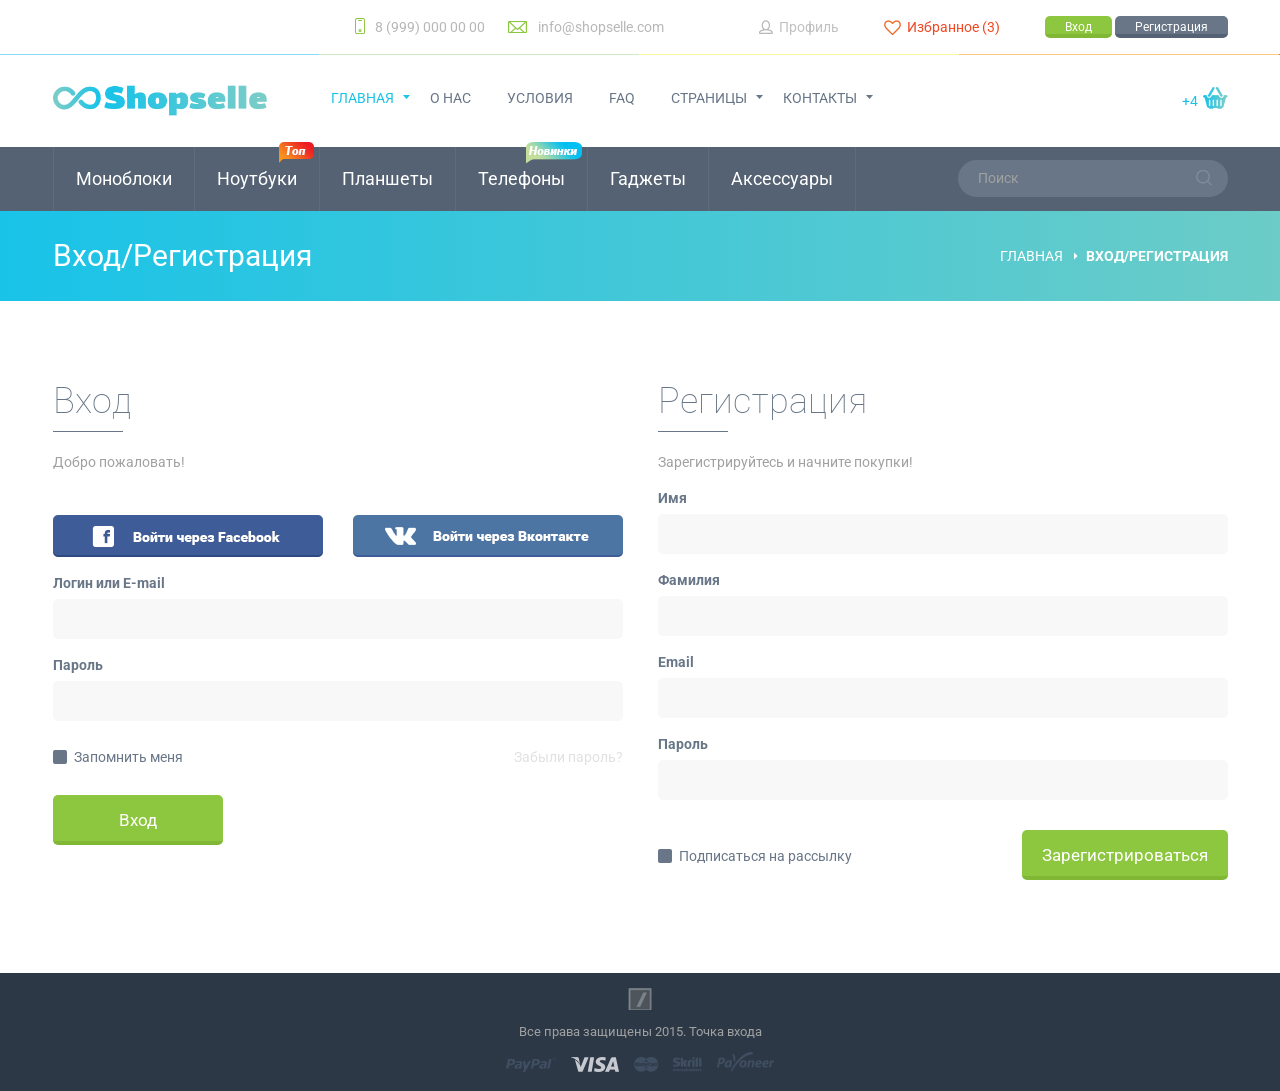
<file: local/html/login.html>
<!DOCTYPE html>
<html lang="ru">
    <head>
	    <meta charset="utf-8">
      <title>Текстовая страница</title>
	    <meta http-equiv="X-UA-Compatible" content="IE=edge">
	    <meta name="viewport" content="width=1250">
      <link href="https://fonts.googleapis.com/css?family=Roboto:400,400italic,500,500italic,700,700italic&subset=latin,cyrillic" rel="stylesheet" type="text/css">
      <link rel="stylesheet" href="../templates/shopSeil/css/application.css">
      <!--[if lt IE 9]>
        <script src="http://html5shiv.googlecode.com/svn/trunk/html5.js"></script>
      <![endif]-->
    </head>
    <body>
      <!--[if lt IE 8]>
        <p class="browsehappy">You are using an <strong>outdated</strong> browser. Please <a href="http://browsehappy.com/">upgrade your browser</a> to improve your experience.</p>
      <![endif]-->

      <div class="main">

        <!--Header-->
        <header id="header" itemscope itemtype="http://schema.org/Organization">
          <div class="wrapper header-top">
            <div class="container">
              <nav>
                <a href="#" class="button mini">Вход</a>
                <a href="#" class="button mini gray">Регистрация</a>
              </nav>
              <div class="favorites popap-show">
                <span>Избранное (3)</span>
                <div class="popap-block">
                  <ul class="favorites-popap">
                    <li>
                      <div class="favorites-info">
                        <div class="favorites-name">
                          <a href="#">Tabletus sus 64GB</a>
                        </div>
                        <div class="favorites-price">
                          30 000 руб.
                        </div>
                      </div>
                      <div class="image-block mini" itemscope itemtype="http://schema.org/ImageObject">
                        <a href="#">
                          <img src="temp/product-1.png" alt="" itemprop="image">
                        </a>
                      </div>
                      <div class="favorites-cart">
                        <form action="#" method="post">
                          <input type="hidden" name="product_id" value="1">
                          <input type="hidden" name="count" value="1">
                          <input type="submit" value="Добавить">
                        </form>
                      </div>
                    </li>
                    <li>
                      <div class="favorites-info">
                        <div class="favorites-name">
                          <a href="#">Monoblok Full HD 28</a>
                        </div>
                        <div class="favorites-price">
                          30 000 руб.
                        </div>
                      </div>
                      <div class="image-block mini" itemscope itemtype="http://schema.org/ImageObject">
                        <a href="#">
                          <img src="temp/product-2.png" alt="" itemprop="image">
                        </a>
                      </div>
                      <div class="favorites-cart">
                        <form action="#" method="post">
                          <input type="hidden" name="product_id" value="1">
                          <input type="hidden" name="count" value="1">
                          <input type="submit" value="Добавить">
                        </form>
                      </div>
                    </li>
                    <li>
                      <div class="favorites-info">
                        <div class="favorites-name">
                          <a href="#">McBakus 17 500GB</a>
                        </div>
                        <div class="favorites-price">
                          30 000 руб.
                        </div>
                      </div>
                      <div class="image-block mini" itemscope itemtype="http://schema.org/ImageObject">
                        <a href="#">
                          <img src="temp/product-3.png" alt="" itemprop="image">
                        </a>
                      </div>
                      <div class="favorites-cart">
                        <form action="#" method="post">
                          <input type="hidden" name="product_id" value="1">
                          <input type="hidden" name="count" value="1">
                          <input type="submit" value="Добавить">
                        </form>
                      </div>
                    </li>
                    <li class="favorites-clear">
                      <form action="#" method="post">
                        <input type="submit" class="gray small" value="Очистить список">
                      </form>
                    </li>
                  </ul>
                </div>
              </div>

              <div class="user popap-show">
                <a href="#">Профиль</a>
                <div class="popap-block">
                  <form action="#" method="post" class="popap-form">
                    <div class="form-line">
                      <input type="text" placeholder="Логин или E-mail">
                    </div>
                    <div class="form-line">
                      <input type="password" placeholder="Пароль">
                    </div>
                    <div class="form-line">
                      <label for="check">
                        <input type="checkbox" name="check" class="gray">
                        Запомнить меня
                      </label>
                    </div>
                    <div class="form-line">
                      <input type="submit" class="button small" value="Вход">
                    </div>
                  </form>
                </div>
              </div>

              <div class="info">
                <span class="tel" itemprop="telephone">
                  8 (999) 000 00 00
                </span>
                <span class="email" itemprop="email">
                  info@shopselle.com
                </span>
              </div>
            </div>
          </div>
          <div class="wrapper header-nav">
            <div class="container">
              <a href="#" class="logo" itemprop="url">
                <img src="../templates/shopSeil/images/logo.png" alt="" itemprop="logo">
                <meta itemprop="name" content="Shopselle">
                <meta itemprop="address" content="Москва">
              </a>
              <nav itemscope itemtype="http://schema.org/SiteNavigationElement">
                <ul>
                  <li class="sub-menu popap-show active">
                    <a href="#" itemprop="url">Главная</a>
                    <div class="popap-block">
                      <ul>
                        <li><a href="#" itemprop="url">Пример длинного меню</a></li>
                        <li><a href="#" itemprop="url">Меню 2</a></li>
                        <li><a href="#" itemprop="url">Меню 3</a></li>
                      </ul>
                    </div>
                  </li>
                  <li><a href="#" itemprop="url">О нас</a></li>
                  <li><a href="#" itemprop="url">Условия</a></li>
                  <li><a href="#" itemprop="url">FAQ</a></li>
                  <li class="sub-menu popap-show">
                    <a href="#" itemprop="url">Страницы</a>
                    <div class="popap-block">
                      <ul>
                        <li><a href="#" itemprop="url">Меню 1</a></li>
                        <li><a href="#" itemprop="url">Меню 2</a></li>
                        <li><a href="#" itemprop="url">Меню 3</a></li>
                      </ul>
                    </div>
                  </li>
                  <li class="sub-menu popap-show">
                    <a href="#" itemprop="url">Контакты</a>
                    <div class="popap-block">
                      <ul>
                        <li><a href="#" itemprop="url">Меню 1</a></li>
                        <li><a href="#" itemprop="url">Меню 2</a></li>
                        <li><a href="#" itemprop="url">Меню 3</a></li>
                      </ul>
                    </div>
                  </li>
                </ul>
              </nav>

              <div class="cart-icon active">
                <a href="#"><span>+4</span></a>
              </div>
              <!--пустая без active и a-->
              <!--<div class="cart-icon"></div>-->
            </div>
          </div>
          <div class="wrapper nav-block">
            <div class="container">
              <nav itemscope itemtype="http://schema.org/SiteNavigationElement">
                <ul>
                  <li>
                    <a href="#" itemprop="url">Моноблоки</a>
                  </li>
                  <li>
                    <a href="#" itemprop="url">Ноутбуки</a>
                    <img src="temp/menu-top.png" alt="">
                  </li>
                  <li>
                    <a href="#" itemprop="url">Планшеты</a>
                  </li>
                  <li>
                    <a href="#" itemprop="url">Телефоны</a>
                    <img src="temp/menu-new.png" alt="">
                  </li>
                  <li>
                    <a href="#" itemprop="url">Гаджеты</a>
                  </li>
                  <li>
                    <a href="#" itemprop="url">Аксессуары</a>
                  </li>
                </ul>
              </nav>

              <form action="#" class="search" method="get">
                <input type="text" placeholder="Поиск">
                <input type="submit" value="Поиск">
              </form>
            </div>
          </div>
        </header>
        <!--end Header-->

        <div class="content">
          <div class="wrapper title-block">
            <div class="container">
              <h1>Вход/Регистрация</h1>

              <ul class="crumbs" itemscope itemtype="http://schema.org/BreadcrumbList">
                <li itemprop="itemListElement" itemscope
        itemtype="http://schema.org/ListItem">
                  <a href="#" itemprop="item">
                    <span itemprop="name">Главная</span>
                  </a>
                  <meta itemprop="position" content="1" />
                </li>
                <li itemprop="itemListElement" itemscope
        itemtype="http://schema.org/ListItem">
                  <a href="#" itemprop="item">
                    <span itemprop="name">Вход/регистрация</span>
                  </a>
                  <meta itemprop="position" content="2" />
                </li>
              </ul>
            </div>
          </div>
          <!--Основной контент-->
          <main class="container">

            <section class="login-page">
              <div class="block-cell">
                <h1>Вход</h1>
                <p>Добро пожаловать!</p>

                <form action="#" name="login" method="post" class="login-form">
                  <div class="form-line">
                    <input type="submit" name="login-fb" class="fb-login">
                    <input type="submit" name="login-vk" class="vk-login">
                  </div>
                  <div class="form-line">
                    <label>Логин или E-mail</label>
                    <input type="text" name="login">
                  </div>
                  <div class="form-line">
                    <label>Пароль</label>
                    <input type="password" name="password">
                  </div>
                  <div class="form-line checkbox-line">
                    <label class="checkbox-label">
                      <input type="checkbox" class="gray">
                      Запомнить меня
                    </label>
                    <a href="#" class="re-pass">Забыли пароль?</a>
                  </div>
                  <div class="form-line">
                    <input type="submit" value="Вход">
                  </div>
                </form>
              </div>
              <div class="block-cell">
                <h1>Регистрация</h1>
                <p>Зарегистрируйтесь и начните покупки!</p>

                <form action="#" name="reg" method="post" class="reg-form">
                  <div class="form-line">
                    <label>Имя</label>
                    <input type="text">
                  </div>
                  <div class="form-line">
                    <label>Фамилия</label>
                    <input type="text">
                  </div>
                  <div class="form-line">
                    <label>Email</label>
                    <input type="email">
                  </div>
                  <div class="form-line">
                    <label>Пароль</label>
                    <input type="text">
                  </div>
                  <div class="form-line checkbox-line">
                    <label class="checkbox-label">
                      <input type="checkbox" class="gray">
                      Подписаться на рассылку
                    </label>
                    <input type="submit" value="Зарегистрироваться">
                  </div>
                </form>
              </div>
            </section>
          </main>
          <!--end Основной контент-->
        </div>
      </div>

      <!--Footer-->
      <footer id="footer">
        <div class="container">
          <a href="#" class="logo">
            <img src="temp/footer-logo.png" alt="">
          </a>
          <p>
            Все права защищены 2015. Точка входа
          </p>

          <ul>
            <li><a href="#"><img src="temp/paypal.png" alt=""></a></li>
            <li><a href="#"><img src="temp/visa.png" alt=""></a></li>
            <li><a href="#"><img src="temp/mc.png" alt=""></a></li>
            <li><a href="#"><img src="temp/skrill.png" alt=""></a></li>
            <li><a href="#"><img src="temp/payoneer.png" alt=""></a></li>
          </ul>
        </div>
      </footer>
      <!--end Footer-->

      <script src="http://ajax.googleapis.com/ajax/libs/jquery/1.11.3/jquery.min.js"></script>
      <script src="../templates/shopSeil/js/application.min.js"></script>
    </body>
</html>
</file>
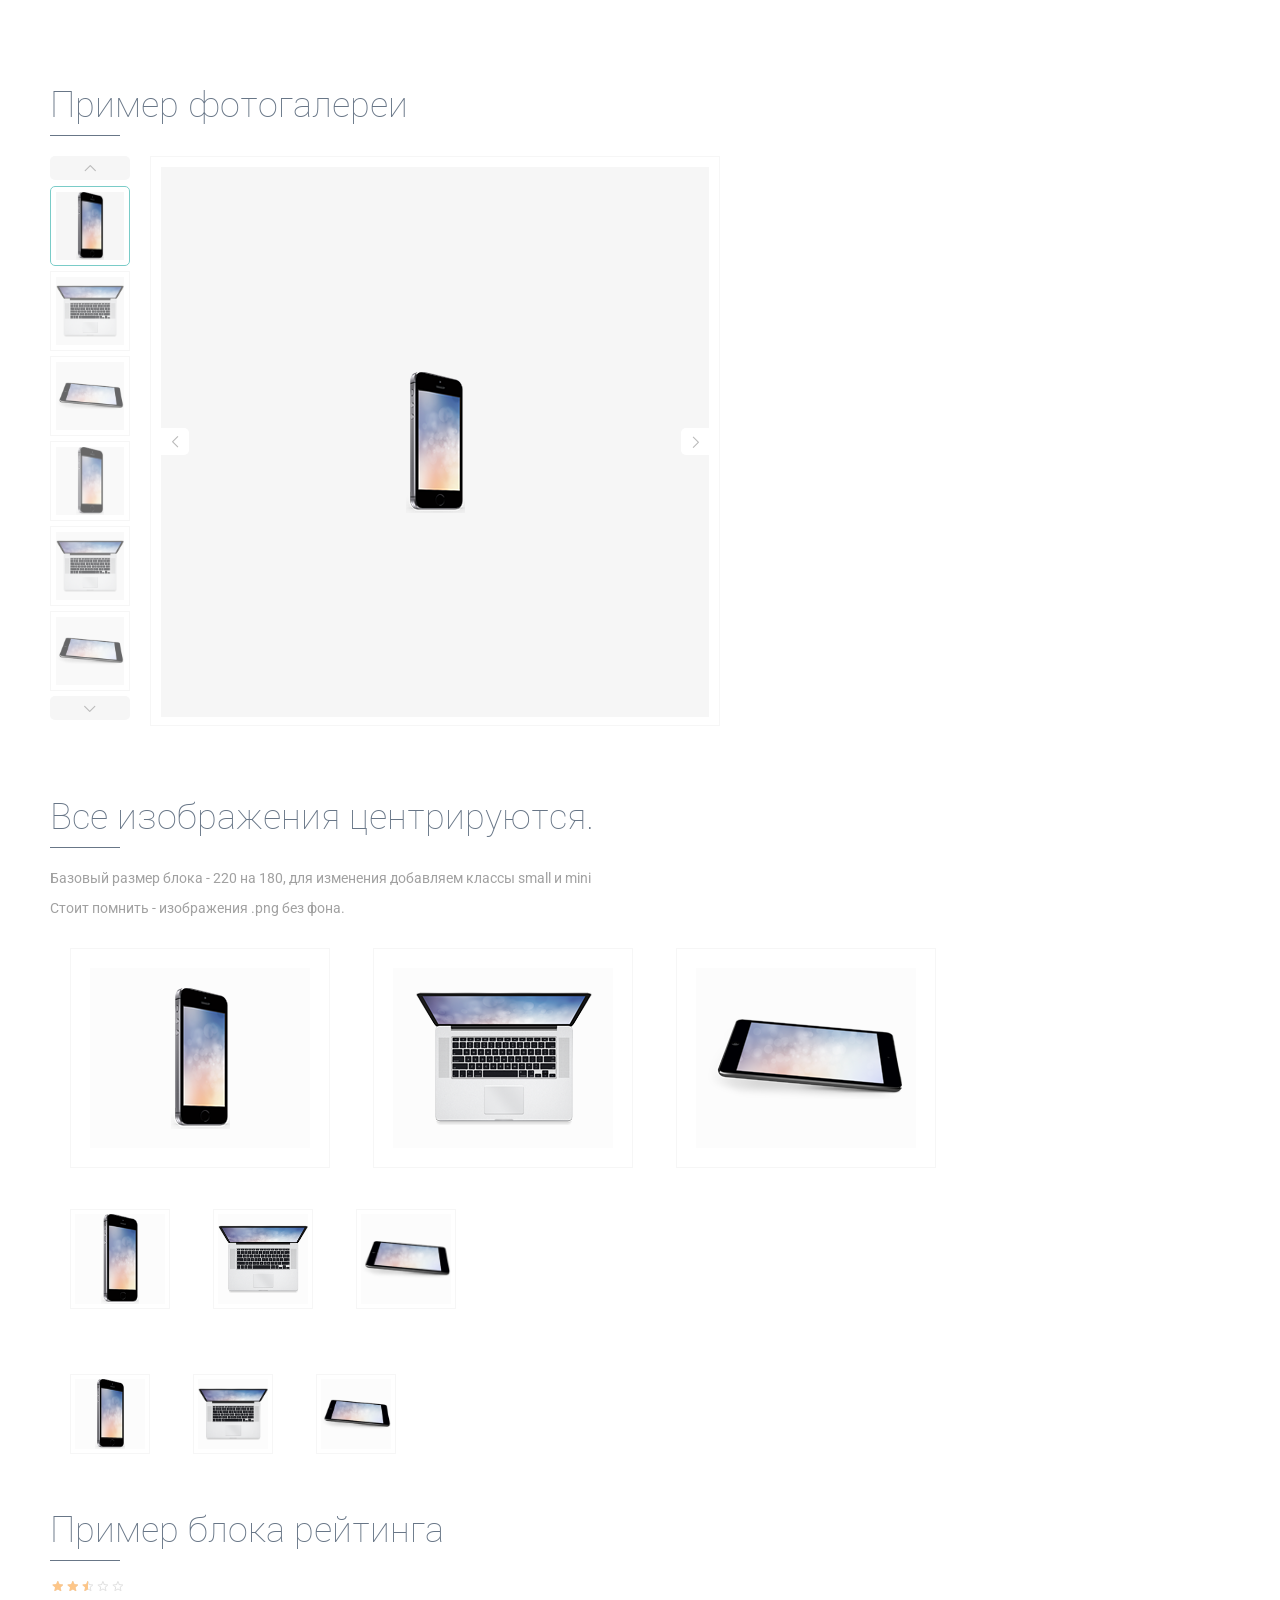
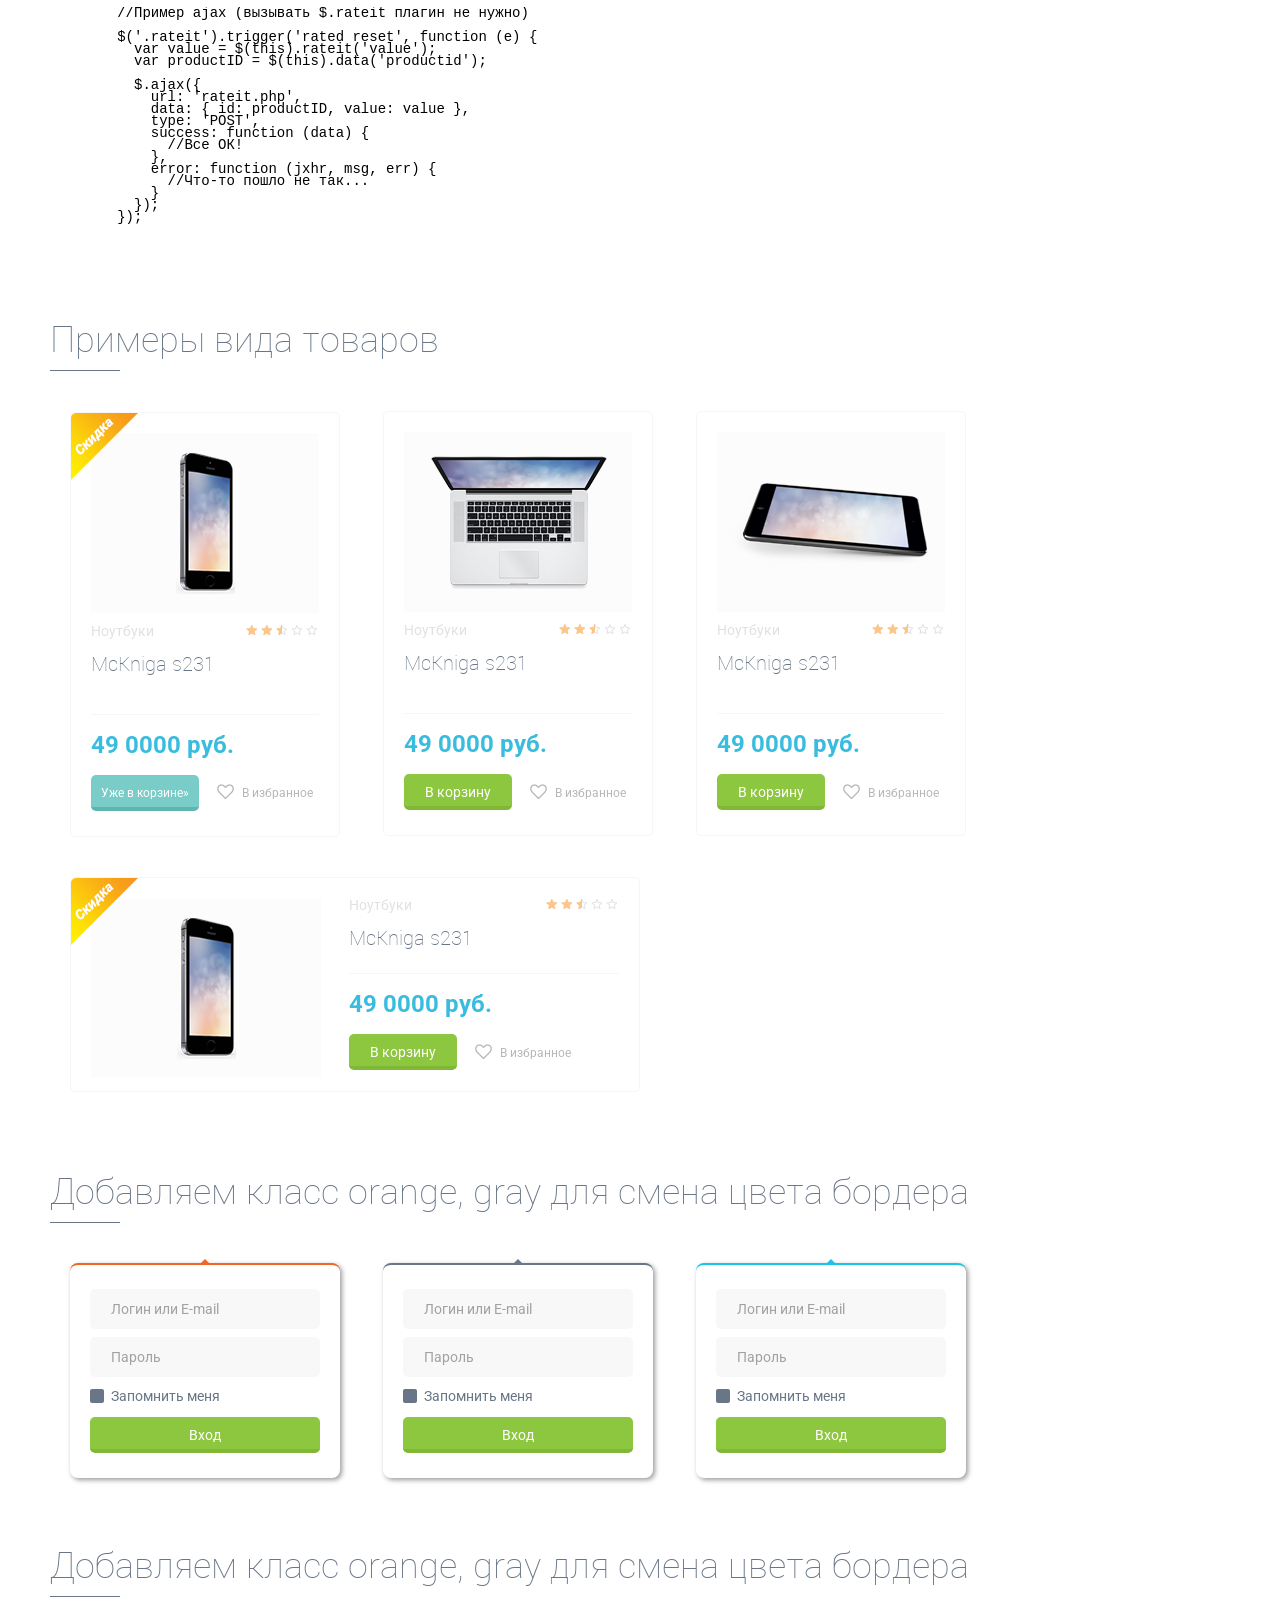
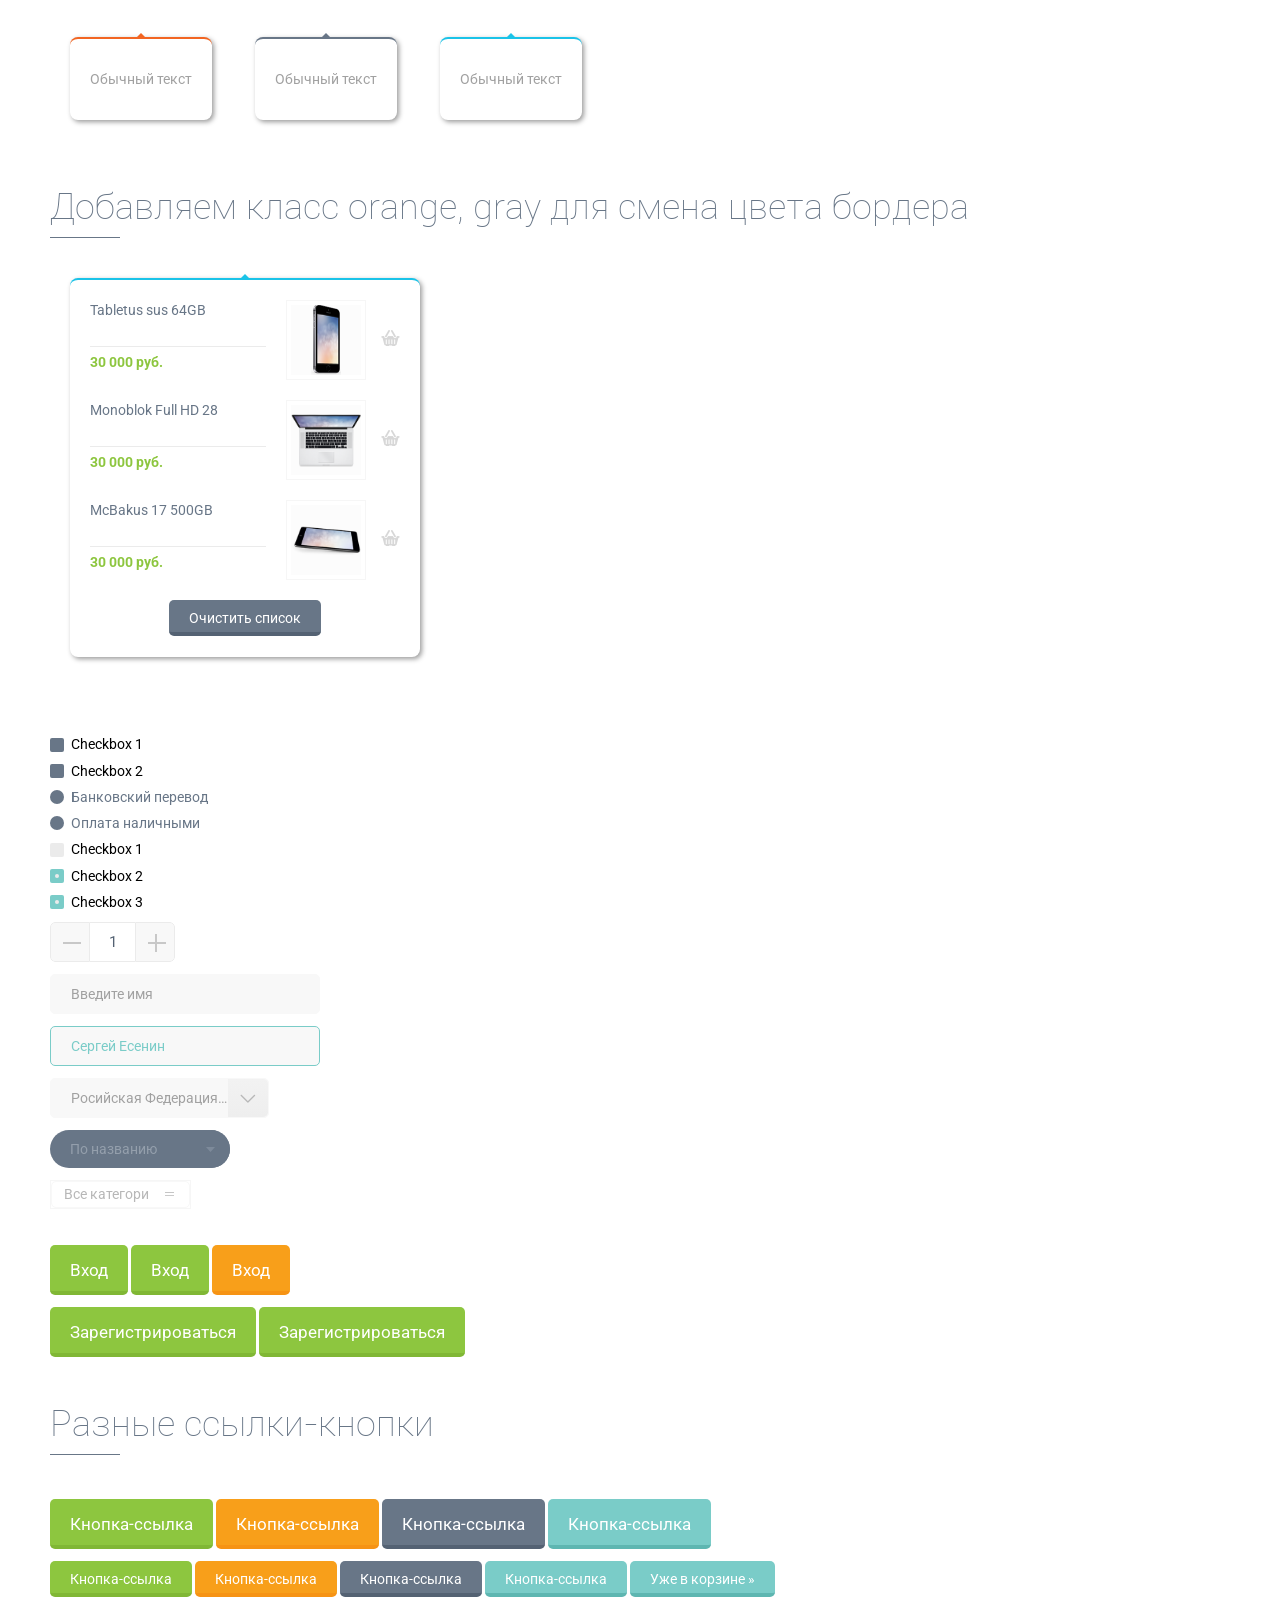
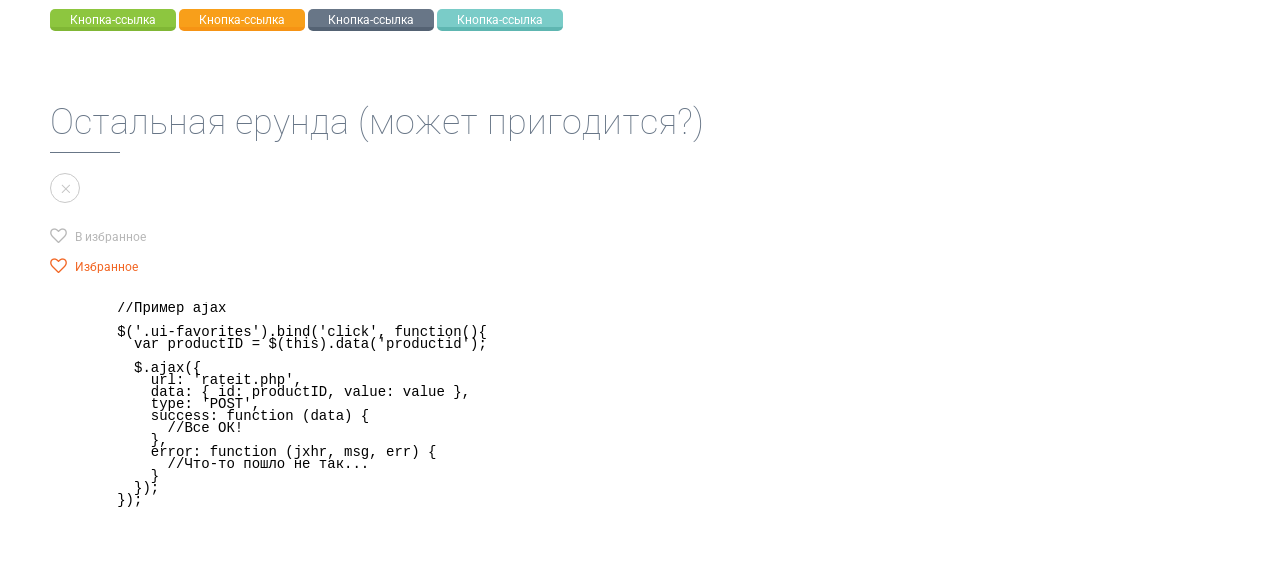
<file: local/html/main-ui.html>
<!DOCTYPE html>
<html lang="ru">
    <head>
	    <meta charset="utf-8">
	    <meta http-equiv="X-UA-Compatible" content="IE=edge">
	    <meta name="viewport" content="width=device-width, initial-scale=1">
      <link href="https://fonts.googleapis.com/css?family=Roboto:400,400italic,500,500italic,700,700italic&subset=latin,cyrillic" rel="stylesheet" type="text/css">
      <link rel="stylesheet" href="../templates/shopSeil/css/application.css">
      <title>UI</title>
      <style>
        body{
          padding:50px;
        }
        .float{
          width:100%;
          display: inline-block;
        }
        .float > *{
          display: inline-block;
          margin:20px;
        }
      </style>
    </head>
    <body>
      <h1>Пример фотогалереи</h1>


      <div class="image-block-list">
        <ul class="gallery">
          <li data-thumb="temp/product-1.png">
              <img src="temp/product-1.png" width="200">
          </li>
          <li data-thumb="temp/product-2.png">
              <img src="temp/product-2.png">
          </li>
          <li data-thumb="temp/product-3.png">
              <img src="temp/product-3.png">
          </li>
          <li data-thumb="temp/product-1.png">
              <img src="temp/product-1.png">
          </li>
          <li data-thumb="temp/product-2.png">
              <img src="temp/product-2.png">
          </li>
          <li data-thumb="temp/product-3.png">
              <img src="temp/product-3.png">
          </li>
          <li data-thumb="temp/product-1.png">
              <img src="temp/product-1.png">
          </li>
          <li data-thumb="temp/product-2.png">
              <img src="temp/product-2.png">
          </li>
          <li data-thumb="temp/product-3.png">
              <img src="temp/product-3.png">
          </li>
          <li data-thumb="temp/product-1.png">
              <img src="temp/product-1.png">
          </li>
          <li data-thumb="temp/product-2.png">
              <img src="temp/product-2.png">
          </li>
          <li data-thumb="temp/product-3.png">
              <img src="temp/product-3.png">
          </li>
        </ul>
      </div>




      <br>
      <br>
      <br>

      <h1>Все изображения центрируются.</h1>
      <p>
        Базовый размер блока - 220 на 180, для изменения добавляем классы small и mini
      </p>
      <p>
        Стоит помнить - изображения .png без фона.
      </p>
      <div class="float">
        <div class="image-block" itemscope itemtype="http://schema.org/ImageObject">
          <a href="#">
            <img src="temp/product-1.png" alt="" itemprop="image">
          </a>
        </div>
        <div class="image-block" itemscope itemtype="http://schema.org/ImageObject">
          <a href="#">
            <img src="temp/product-2.png" alt="" itemprop="image">
          </a>
        </div>
        <div class="image-block" itemscope itemtype="http://schema.org/ImageObject">
          <a href="#">
            <img src="temp/product-3.png" alt="" itemprop="image">
          </a>
        </div>
      </div>


      <div class="float">
        <div class="image-block small" itemscope itemtype="http://schema.org/ImageObject">
          <a href="#">
            <img src="temp/product-1.png" alt="" itemprop="image">
          </a>
        </div>
        <div class="image-block small" itemscope itemtype="http://schema.org/ImageObject">
          <a href="#">
            <img src="temp/product-2.png" alt="" itemprop="image">
          </a>
        </div>
        <div class="image-block small" itemscope itemtype="http://schema.org/ImageObject">
          <a href="#">
            <img src="temp/product-3.png" alt="" itemprop="image">
          </a>
        </div>
      </div>

      <br>
      <br>
      <br>

      <div class="float">
        <div class="image-block mini" itemscope itemtype="http://schema.org/ImageObject">
          <a href="#">
            <img src="temp/product-1.png" alt="" itemprop="image">
          </a>
        </div>
        <div class="image-block mini" itemscope itemtype="http://schema.org/ImageObject">
          <a href="#">
            <img src="temp/product-2.png" alt="" itemprop="image">
          </a>
        </div>
        <div class="image-block mini" itemscope itemtype="http://schema.org/ImageObject">
          <a href="#">
            <img src="temp/product-3.png" alt="" itemprop="image">
          </a>
        </div>
      </div>


      <h1>Пример блока рейтинга</h1>

      <div data-productid="1" class="rateit" data-rateit-value="2.5"></div>

      <pre>
        //Пример ajax (вызывать $.rateit плагин не нужно)

        $('.rateit').trigger('rated reset', function (e) {
          var value = $(this).rateit('value');
          var productID = $(this).data('productid');

          $.ajax({
            url: 'rateit.php',
            data: { id: productID, value: value },
            type: 'POST',
            success: function (data) {
              //Все ОК!
            },
            error: function (jxhr, msg, err) {
              //Что-то пошло не так...
            }
          });
        });
      </pre>
      <br>
      <br>
      <br>



      <h1>Примеры вида товаров</h1>

      <div class="float">

        <article class="product-item" itemscope itemtype="http://schema.org/Product">
          <div class="attr discount"></div>
          <!--
          <div class="attr top"></div>
          <div class="attr new"></div>
          <div class="attr sale"></div>
          -->
          <div class="image-block">
            <a href="#">
              <img src="temp/product-1.png" alt="" itemprop="image">
            </a>
          </div>
          <div class="product-block">
            <div class="product-info">
              <a href="#">Ноутбуки</a>
              <div data-productid="1" class="rateit" data-rateit-value="2.5"></div>
            </div>
            <div class="product-name">
              <a href="#" itemprop="name">McKniga s231</a>
            </div>
            <div class="product-price" itemprop="offers" itemscope itemtype="http://schema.org/Offer">
              49 0000 руб.
              <meta itemprop="price" content="49 0000">
              <meta itemprop="priceCurrency" content="RUB">
            </div>
            <meta itemprop="description" content="Обязательно указывайте описание товара">
            <form action="#" class="product-add">
              <input type="hidden" name="productid" value="1">
              <input type="hidden" name="count" value="1">
              <input type="submit" class="small blue" disabled value="Уже в корзине»">
              <span class="ui-favorites">В избранное</span>
            </form>
          </div>
        </article>

        <article class="product-item" itemscope itemtype="http://schema.org/Product">

          <!--
          <div class="attr discount"></div>
          <div class="attr top"></div>
          <div class="attr new"></div>
          <div class="attr sale"></div>
          -->
          <div class="image-block">
            <a href="#">
              <img src="temp/product-2.png" alt="" itemprop="image">
            </a>
          </div>
          <div class="product-block">
            <div class="product-info">
              <a href="#">Ноутбуки</a>
              <div data-productid="1" class="rateit" data-rateit-value="2.5"></div>
            </div>
            <div class="product-name">
              <a href="#" itemprop="name">McKniga s231</a>
            </div>
            <div class="product-price" itemprop="offers" itemscope itemtype="http://schema.org/Offer">
              49 0000 руб.
              <meta itemprop="price" content="49 0000">
              <meta itemprop="priceCurrency" content="RUB">
            </div>
            <meta itemprop="description" content="Обязательно указывайте описание товара">
            <form action="#" class="product-add">
              <input type="hidden" name="productid" value="1">
              <input type="hidden" name="count" value="1">
              <input type="submit" class="small" value="В корзину">
              <span class="ui-favorites">В избранное</span>
            </form>
          </div>
        </article>


        <article class="product-item" itemscope itemtype="http://schema.org/Product">

          <!--
          <div class="attr discount"></div>
          <div class="attr top"></div>
          <div class="attr new"></div>
          <div class="attr sale"></div>
          -->
          <div class="image-block">
            <a href="#">
              <img src="temp/product-3.png" alt="" itemprop="image">
            </a>
          </div>
          <div class="product-block">
            <div class="product-info">
              <a href="#">Ноутбуки</a>
              <div data-productid="1" class="rateit" data-rateit-value="2.5"></div>
            </div>
            <div class="product-name">
              <a href="#" itemprop="name">McKniga s231</a>
            </div>
            <div class="product-price" itemprop="offers" itemscope itemtype="http://schema.org/Offer">
              49 0000 руб.
              <meta itemprop="price" content="49 0000">
              <meta itemprop="priceCurrency" content="RUB">
            </div>
            <meta itemprop="description" content="Обязательно указывайте описание товара">
            <form action="#" class="product-add">
              <input type="hidden" name="productid" value="1">
              <input type="hidden" name="count" value="1">
              <input type="submit" class="small" value="В корзину">
              <span class="ui-favorites">В избранное</span>
            </form>
          </div>
        </article>
      </div>

      <div class="float">

        <article class="product-item coll-2" itemscope itemtype="http://schema.org/Product">
          <div class="attr discount"></div>
          <!--
          <div class="attr top"></div>
          <div class="attr new"></div>
          <div class="attr sale"></div>
          -->
          <div class="image-block">
            <a href="#">
              <img src="temp/product-1.png" alt="" itemprop="image">
            </a>
          </div>
          <div class="product-block">
            <div class="product-info">
              <a href="#">Ноутбуки</a>
              <div data-productid="1" class="rateit" data-rateit-value="2.5"></div>
            </div>
            <div class="product-name">
              <a href="#" itemprop="name">McKniga s231</a>
            </div>
            <div class="product-price" itemprop="offers" itemscope itemtype="http://schema.org/Offer">
              49 0000 руб.
              <meta itemprop="price" content="49 0000">
              <meta itemprop="priceCurrency" content="RUB">
            </div>
            <meta itemprop="description" content="Обязательно указывайте описание товара">
            <form action="#" class="product-add">
              <input type="hidden" name="productid" value="1">
              <input type="hidden" name="count" value="1">
              <input type="submit" class="small" value="В корзину">
              <span class="ui-favorites">В избранное</span>
            </form>
          </div>
        </article>

      </div>




      <br>
      <br>
      <br>



      <h1>Добавляем класс orange, gray для смена цвета бордера</h1>


      <div class="float">
        <div class="popap-block orange">
          <form action="#" method="post" class="popap-form">
            <div class="form-line">
              <input type="text" placeholder="Логин или E-mail">
            </div>
            <div class="form-line">
              <input type="password" placeholder="Пароль">
            </div>
            <div class="form-line">
              <label>
                <input type="checkbox" class="gray">
                Запомнить меня
              </label>
            </div>
            <div class="form-line">
              <input type="submit" class="button small" value="Вход">
            </div>
          </form>
        </div>

        <div class="popap-block gray">
          <form action="#" method="post" class="popap-form">
            <div class="form-line">
              <input type="text" placeholder="Логин или E-mail">
            </div>
            <div class="form-line">
              <input type="password" placeholder="Пароль">
            </div>
            <div class="form-line">
              <label>
                <input type="checkbox" class="gray">
                Запомнить меня
              </label>
            </div>
            <div class="form-line">
              <input type="submit" class="button small" value="Вход">
            </div>
          </form>
        </div>

        <div class="popap-block">
          <form action="#" method="post" class="popap-form">
            <div class="form-line">
              <input type="text" placeholder="Логин или E-mail">
            </div>
            <div class="form-line">
              <input type="password" placeholder="Пароль">
            </div>
            <div class="form-line">
              <label>
                <input type="checkbox" class="gray">
                Запомнить меня
              </label>
            </div>
            <div class="form-line">
              <input type="submit" class="button small" value="Вход">
            </div>
          </form>
        </div>
      </div>

      <br>
      <br>

      <h1>Добавляем класс orange, gray для смена цвета бордера</h1>


      <div class="float">
        <div class="popap-block orange">
          <p>Обычный текст</p>
        </div>

        <div class="popap-block gray">
          <p>Обычный текст</p>
        </div>

        <div class="popap-block">
          <p>Обычный текст</p>
        </div>
      </div>

      <br>
      <br>

      <h1>Добавляем класс orange, gray для смена цвета бордера</h1>

      <div class="float">
        <div class="popap-block">
          <ul class="favorites-popap">
            <li>
              <div class="favorites-info">
                <div class="favorites-name">
                  <a href="#">Tabletus sus 64GB</a>
                </div>
                <div class="favorites-price">
                  30 000 руб.
                </div>
              </div>
              <div class="image-block mini" itemscope itemtype="http://schema.org/ImageObject">
                <a href="#">
                  <img src="temp/product-1.png" alt="" itemprop="image">
                </a>
              </div>
              <div class="favorites-cart">
                <form action="#" method="post">
                  <input type="hidden" name="product_id" value="1">
                  <input type="hidden" name="count" value="1">
                  <input type="submit" value="Добавить">
                </form>
              </div>
            </li>
            <li>
              <div class="favorites-info">
                <div class="favorites-name">
                  <a href="#">Monoblok Full HD 28</a>
                </div>
                <div class="favorites-price">
                  30 000 руб.
                </div>
              </div>
              <div class="image-block mini" itemscope itemtype="http://schema.org/ImageObject">
                <a href="#">
                  <img src="temp/product-2.png" alt="" itemprop="image">
                </a>
              </div>
              <div class="favorites-cart">
                <form action="#" method="post">
                  <input type="hidden" name="product_id" value="1">
                  <input type="hidden" name="count" value="1">
                  <input type="submit" value="Добавить">
                </form>
              </div>
            </li>
            <li>
              <div class="favorites-info">
                <div class="favorites-name">
                  <a href="#">McBakus 17 500GB</a>
                </div>
                <div class="favorites-price">
                  30 000 руб.
                </div>
              </div>
              <div class="image-block mini" itemscope itemtype="http://schema.org/ImageObject">
                <a href="#">
                  <img src="temp/product-3.png" alt="" itemprop="image">
                </a>
              </div>
              <div class="favorites-cart">
                <form action="#" method="post">
                  <input type="hidden" name="product_id" value="1">
                  <input type="hidden" name="count" value="1">
                  <input type="submit" value="Добавить">
                </form>
              </div>
            </li>
            <li class="favorites-clear">
              <form action="#" method="post">
                <input type="submit" class="gray small" value="Очистить список">
              </form>
            </li>
          </ul>
        </div>
      </div>





      <br>
      <br>
      <br>
      <br>
      <br>
      <br>

      <label>
        <input type="radio" name="radio">
        Checkbox 1
      </label>
      <br>
      <br>
      <label>
        <input type="radio" name="radio">
        Checkbox 2
      </label>

      <br>
      <br>
      <label>
        <input type="radio" name="radio2" class="circle">
        Банковский перевод
      </label>
      <br>
      <br>
      <label>
        <input type="radio" name="radio2"  class="circle">
        Оплата наличными
      </label>

      <br><br>

      <label>
        <input type="checkbox">
        Checkbox 1
      </label>
      <br>
      <br>
      <label>
        <input type="checkbox" checked>
        Checkbox 2
      </label>
      <br>
      <br>
      <label>
        <input type="checkbox" checked>
        Checkbox 3
      </label>

      <br><br>


      <input type="number" min="1" max="15" value="1">

      <br>
      <br>

      <input type="text" placeholder="Введите имя">

      <br>
      <br>

      <input type="text" value="Сергей Есенин" class="focus">

      <br>
      <br>

      <select>
        <option value="1">Росийская Федерация 1</option>
        <option value="2">Москва</option>
        <option value="3">Федерация 3</option>
        <option value="4">ация 4</option>
        <option value="5">Рося 5</option>
        <option value="6">Росийская</option>
        <option value="7">Рос</option>
        <option value="8">Рия 8</option>
        <option value="9">Росийска</option>
        <option value="1">Росийская Федерация 1</option>
        <option value="2">Москва</option>
        <option value="3">Федерация 3</option>
        <option value="4">ация 4</option>
        <option value="5">Рося 5</option>
        <option value="6">Росийская</option>
        <option value="7">Рос</option>
        <option value="8">Рия 8</option>
        <option value="9">Росийска</option>
      </select>

      <br>
      <br>

      <select class="sort">
        <option value="0">По названию</option>
        <option value="1">По цене</option>
      </select>

      <br>
      <br>

      <select class="category">
        <option value="1">Все категории</option>
        <option value="2">Ноутбуки</option>
      </select>

      <br>
      <br>

      <br><br>

      <button>Вход</button>
      <input type="submit" value="Вход"> <input type="submit" value="Вход" class="orange">

      <br><br>

      <button>Зарегистрироваться</button>
      <input type="submit" value="Зарегистрироваться">

      <br><br>
      <h1>Разные ссылки-кнопки</h1>
      <br><br>

      <a href="#" class="button">Кнопка-ссылка</a> <a href="#" class="button orange">Кнопка-ссылка</a> <a href="#" class="button gray">Кнопка-ссылка</a> <a href="#" class="button blue">Кнопка-ссылка</a>

      <br><br>

      <a href="#" class="button small">Кнопка-ссылка</a> <a href="#" class="button orange small">Кнопка-ссылка</a> <a href="#" class="button gray small">Кнопка-ссылка</a> <a href="#" class="button blue small">Кнопка-ссылка</a>
      <a href="#" class="button blue small">Уже в корзине »</a>
      <br><br>

      <a href="#" class="button mini">Кнопка-ссылка</a> <a href="#" class="button orange mini">Кнопка-ссылка</a> <a href="#" class="button gray mini">Кнопка-ссылка</a> <a href="#" class="button blue mini">Кнопка-ссылка</a>

      <br>
      <br>
      <br>
      <br>

      <h1>Остальная ерунда (может пригодится?)</h1>

      <a href="#" class="ui-delete">Удалить</a>
      <br>
      <br>
      <br>

      <span class="ui-favorites" data-productid="1">В избранное</span>
      <br>
      <br>
      <span class="ui-favorites active" data-productid="1">Избранное</span>

      <br>
      <br>

      <pre>
        //Пример ajax

        $('.ui-favorites').bind('click', function(){
          var productID = $(this).data('productid');

          $.ajax({
            url: 'rateit.php',
            data: { id: productID, value: value },
            type: 'POST',
            success: function (data) {
              //Все ОК!
            },
            error: function (jxhr, msg, err) {
              //Что-то пошло не так...
            }
          });
        });
      </pre>
      <br>
      <br>
      <br>
      <br>

      <script src="http://ajax.googleapis.com/ajax/libs/jquery/1.11.3/jquery.min.js"></script>
      <script src="../templates/shopSeil/js/application.min.js"></script>
    </body>
</html>
</file>
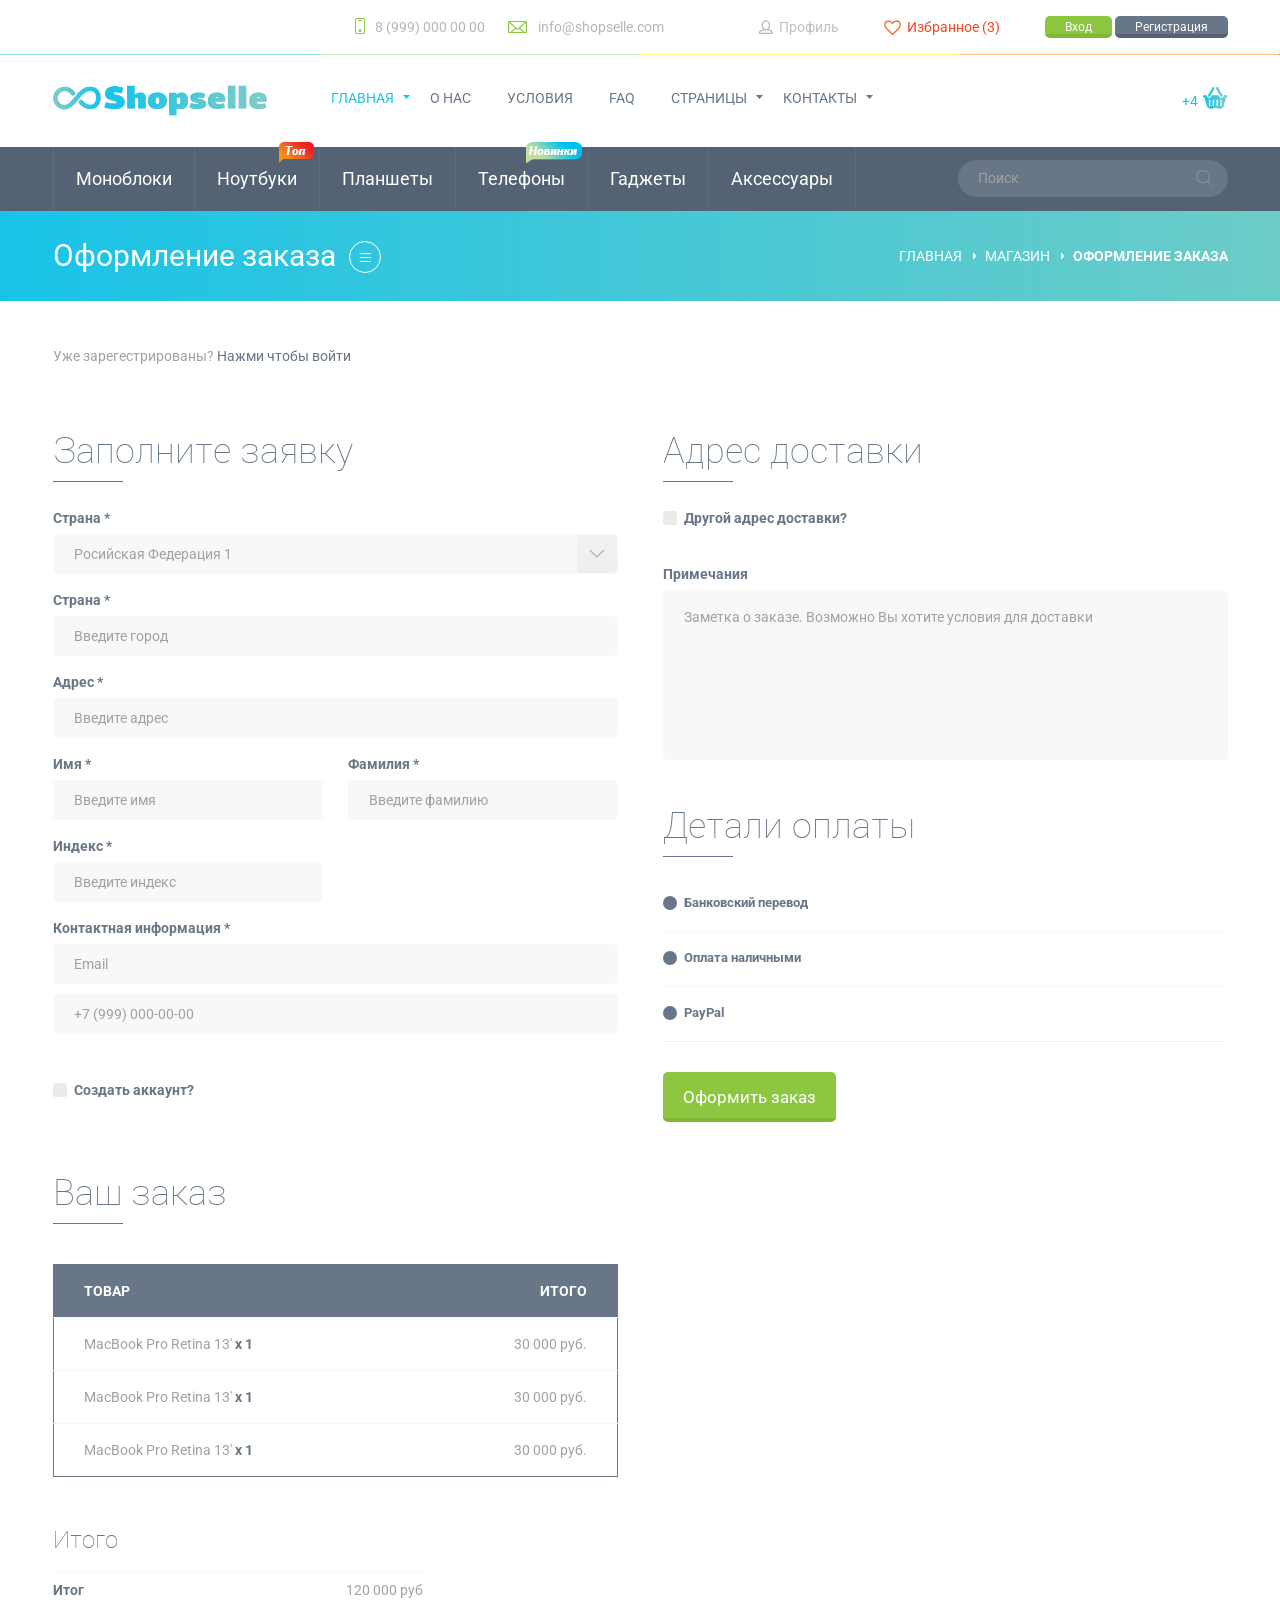
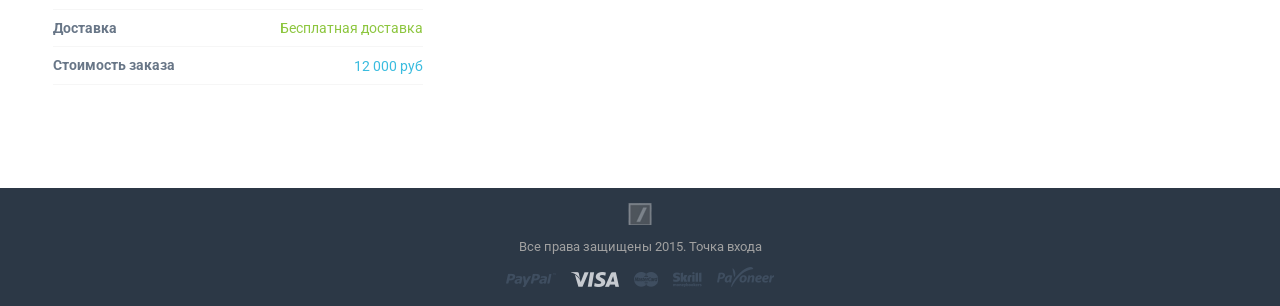
<file: local/html/order.html>
<!DOCTYPE html>
<html lang="ru">
    <head>
	    <meta charset="utf-8">
      <title>Текстовая страница</title>
	    <meta http-equiv="X-UA-Compatible" content="IE=edge">
	    <meta name="viewport" content="width=1250">
      <link href="https://fonts.googleapis.com/css?family=Roboto:400,400italic,500,500italic,700,700italic&subset=latin,cyrillic" rel="stylesheet" type="text/css">
      <link rel="stylesheet" href="../templates/shopSeil/css/application.css">
      <!--[if lt IE 9]>
        <script src="http://html5shiv.googlecode.com/svn/trunk/html5.js"></script>
      <![endif]-->
    </head>
    <body>
      <!--[if lt IE 8]>
        <p class="browsehappy">You are using an <strong>outdated</strong> browser. Please <a href="http://browsehappy.com/">upgrade your browser</a> to improve your experience.</p>
      <![endif]-->

      <div class="main">

        <!--Header-->
        <header id="header" itemscope itemtype="http://schema.org/Organization">
          <div class="wrapper header-top">
            <div class="container">
              <nav>
                <a href="#" class="button mini">Вход</a>
                <a href="#" class="button mini gray">Регистрация</a>
              </nav>
              <div class="favorites popap-show">
                <span>Избранное (3)</span>
                <div class="popap-block">
                  <ul class="favorites-popap">
                    <li>
                      <div class="favorites-info">
                        <div class="favorites-name">
                          <a href="#">Tabletus sus 64GB</a>
                        </div>
                        <div class="favorites-price">
                          30 000 руб.
                        </div>
                      </div>
                      <div class="image-block mini" itemscope itemtype="http://schema.org/ImageObject">
                        <a href="#">
                          <img src="temp/product-1.png" alt="" itemprop="image">
                        </a>
                      </div>
                      <div class="favorites-cart">
                        <form action="#" method="post">
                          <input type="hidden" name="product_id" value="1">
                          <input type="hidden" name="count" value="1">
                          <input type="submit" value="Добавить">
                        </form>
                      </div>
                    </li>
                    <li>
                      <div class="favorites-info">
                        <div class="favorites-name">
                          <a href="#">Monoblok Full HD 28</a>
                        </div>
                        <div class="favorites-price">
                          30 000 руб.
                        </div>
                      </div>
                      <div class="image-block mini" itemscope itemtype="http://schema.org/ImageObject">
                        <a href="#">
                          <img src="temp/product-2.png" alt="" itemprop="image">
                        </a>
                      </div>
                      <div class="favorites-cart">
                        <form action="#" method="post">
                          <input type="hidden" name="product_id" value="1">
                          <input type="hidden" name="count" value="1">
                          <input type="submit" value="Добавить">
                        </form>
                      </div>
                    </li>
                    <li>
                      <div class="favorites-info">
                        <div class="favorites-name">
                          <a href="#">McBakus 17 500GB</a>
                        </div>
                        <div class="favorites-price">
                          30 000 руб.
                        </div>
                      </div>
                      <div class="image-block mini" itemscope itemtype="http://schema.org/ImageObject">
                        <a href="#">
                          <img src="temp/product-3.png" alt="" itemprop="image">
                        </a>
                      </div>
                      <div class="favorites-cart">
                        <form action="#" method="post">
                          <input type="hidden" name="product_id" value="1">
                          <input type="hidden" name="count" value="1">
                          <input type="submit" value="Добавить">
                        </form>
                      </div>
                    </li>
                    <li class="favorites-clear">
                      <form action="#" method="post">
                        <input type="submit" class="gray small" value="Очистить список">
                      </form>
                    </li>
                  </ul>
                </div>
              </div>

              <div class="user popap-show">
                <a href="#">Профиль</a>
                <div class="popap-block">
                  <form action="#" method="post" class="popap-form">
                    <div class="form-line">
                      <input type="text" placeholder="Логин или E-mail">
                    </div>
                    <div class="form-line">
                      <input type="password" placeholder="Пароль">
                    </div>
                    <div class="form-line">
                      <label for="check">
                        <input type="checkbox" name="check" class="gray">
                        Запомнить меня
                      </label>
                    </div>
                    <div class="form-line">
                      <input type="submit" class="button small" value="Вход">
                    </div>
                  </form>
                </div>
              </div>

              <div class="info">
                <span class="tel" itemprop="telephone">
                  8 (999) 000 00 00
                </span>
                <span class="email" itemprop="email">
                  info@shopselle.com
                </span>
              </div>
            </div>
          </div>
          <div class="wrapper header-nav">
            <div class="container">
              <a href="#" class="logo" itemprop="url">
                <img src="../templates/shopSeil/images/logo.png" alt="" itemprop="logo">
                <meta itemprop="name" content="Shopselle">
                <meta itemprop="address" content="Москва">
              </a>
              <nav itemscope itemtype="http://schema.org/SiteNavigationElement">
                <ul>
                  <li class="sub-menu popap-show active">
                    <a href="#" itemprop="url">Главная</a>
                    <div class="popap-block">
                      <ul>
                        <li><a href="#" itemprop="url">Пример длинного меню</a></li>
                        <li><a href="#" itemprop="url">Меню 2</a></li>
                        <li><a href="#" itemprop="url">Меню 3</a></li>
                      </ul>
                    </div>
                  </li>
                  <li><a href="#" itemprop="url">О нас</a></li>
                  <li><a href="#" itemprop="url">Условия</a></li>
                  <li><a href="#" itemprop="url">FAQ</a></li>
                  <li class="sub-menu popap-show">
                    <a href="#" itemprop="url">Страницы</a>
                    <div class="popap-block">
                      <ul>
                        <li><a href="#" itemprop="url">Меню 1</a></li>
                        <li><a href="#" itemprop="url">Меню 2</a></li>
                        <li><a href="#" itemprop="url">Меню 3</a></li>
                      </ul>
                    </div>
                  </li>
                  <li class="sub-menu popap-show">
                    <a href="#" itemprop="url">Контакты</a>
                    <div class="popap-block">
                      <ul>
                        <li><a href="#" itemprop="url">Меню 1</a></li>
                        <li><a href="#" itemprop="url">Меню 2</a></li>
                        <li><a href="#" itemprop="url">Меню 3</a></li>
                      </ul>
                    </div>
                  </li>
                </ul>
              </nav>

              <div class="cart-icon active">
                <a href="#"><span>+4</span></a>
              </div>
              <!--пустая без active и a-->
              <!--<div class="cart-icon"></div>-->
            </div>
          </div>
          <div class="wrapper nav-block">
            <div class="container">
              <nav itemscope itemtype="http://schema.org/SiteNavigationElement">
                <ul>
                  <li>
                    <a href="#" itemprop="url">Моноблоки</a>
                  </li>
                  <li>
                    <a href="#" itemprop="url">Ноутбуки</a>
                    <img src="temp/menu-top.png" alt="">
                  </li>
                  <li>
                    <a href="#" itemprop="url">Планшеты</a>
                  </li>
                  <li>
                    <a href="#" itemprop="url">Телефоны</a>
                    <img src="temp/menu-new.png" alt="">
                  </li>
                  <li>
                    <a href="#" itemprop="url">Гаджеты</a>
                  </li>
                  <li>
                    <a href="#" itemprop="url">Аксессуары</a>
                  </li>
                </ul>
              </nav>

              <form action="#" class="search" method="get">
                <input type="text" placeholder="Поиск">
                <input type="submit" value="Поиск">
              </form>
            </div>
          </div>
        </header>
        <!--end Header-->

        <div class="content">
          <div class="wrapper title-block">
            <div class="container">
              <h1 class="catalog">Оформление заказа</h1>

              <ul class="crumbs" itemscope itemtype="http://schema.org/BreadcrumbList">
                <li itemprop="itemListElement" itemscope
        itemtype="http://schema.org/ListItem">
                  <a href="#" itemprop="item">
                    <span itemprop="name">Главная</span>
                  </a>
                  <meta itemprop="position" content="1" />
                </li>
                <li itemprop="itemListElement" itemscope
        itemtype="http://schema.org/ListItem">
                  <a href="#" itemprop="item">
                    <span itemprop="name">Магазин</span>
                  </a>
                  <meta itemprop="position" content="2" />
                </li>
                <li itemprop="itemListElement" itemscope
        itemtype="http://schema.org/ListItem">
                  <a href="#" itemprop="item">
                    <span itemprop="name">Оформление заказа</span>
                  </a>
                  <meta itemprop="position" content="3" />
                </li>
              </ul>
            </div>
          </div>
          <!--Основной контент-->
          <main class="container">
            <p>Уже зарегестрированы? <a href="#">Нажми чтобы войти</a></p>
            <section class="order-page">
              <form action="#">
                <div class="block-cell">
                  <h1>Заполните заявку</h1>
                  <div class="form-line">
                    <label>Страна *</label>
                    <select>
                      <option value="1">Росийская Федерация 1</option>
                      <option value="2">Москва</option>
                      <option value="3">Федерация 3</option>
                      <option value="4">ация 4</option>
                      <option value="5">Рося 5</option>
                      <option value="6">Росийская</option>
                      <option value="7">Рос</option>
                      <option value="8">Рия 8</option>
                      <option value="9">Росийска</option>
                      <option value="1">Росийская Федерация 1</option>
                      <option value="2">Москва</option>
                      <option value="3">Федерация 3</option>
                      <option value="4">ация 4</option>
                      <option value="5">Рося 5</option>
                      <option value="6">Росийская</option>
                      <option value="7">Рос</option>
                      <option value="8">Рия 8</option>
                      <option value="9">Росийска</option>
                    </select>
                  </div>
                  <div class="form-line">
                    <label>Страна *</label>
                    <input type="text" placeholder="Введите город">
                  </div>
                  <div class="form-line">
                    <label>Адрес *</label>
                    <input type="text" placeholder="Введите адрес">
                  </div>
                  <div class="form-line two-line">
                    <div class="two-block">
                      <label>Имя *</label>
                      <input type="text" placeholder="Введите имя">
                    </div>
                    <div class="two-block">
                      <label>Фамилия *</label>
                      <input type="text" placeholder="Введите фамилию">
                    </div>
                  </div>
                  <div class="form-line two-line">
                    <div class="two-block">
                      <label>Индекс *</label>
                      <input type="text" placeholder="Введите индекс">
                    </div>
                  </div>
                  <div class="form-line">
                    <label>Контактная информация *</label>
                    <input type="text" placeholder="Email">
                    <input type="text" placeholder="+7 (999) 000-00-00">
                  </div>
                  <div class="form-line checked-line">
                    <label>
                      <input type="checkbox">
                      Создать аккаунт?
                    </label>
                  </div>

                  <h2>Ваш заказ</h2>
                  

                  <table class="cart-table-mini">
                    <tr>
                      <th>Товар</th>
                      <th class="total">Итого </th>
                    </tr>
                    <tr>
                      <td>
                        <a href="#">MacBook Pro Retina 13'</a> <span>x 1</span>
                      </td>
                      <td class="total">
                        30 000 руб.
                      </td>
                    </tr>
                    <tr>
                      <td>
                        <a href="#">MacBook Pro Retina 13'</a> <span>x 1</span>
                      </td>
                      <td class="total">
                        30 000 руб.
                      </td>
                    </tr>
                    <tr>
                      <td>
                        <a href="#">MacBook Pro Retina 13'</a> <span>x 1</span>
                      </td>
                      <td class="total">
                        30 000 руб.
                      </td>
                    </tr>
                  </table>

                  <table class="price-total padding">
                    <tr>
                      <th colspan="2">Итого</th>
                    </tr>
                    <tr>
                      <td class="title">Итог</td>
                      <td>120 000 руб</td>
                    </tr>
                    <tr>
                      <td class="title">Доставка</td>
                      <td>
                        <span class="color green">Бесплатная доставка</span>
                      </td>
                    </tr>
                    <tr>
                      <td class="title">Стоимость заказа</td>
                      <td>
                        <span class="color blue">12 000 руб</span>
                      </td>
                    </tr>
                  </table>
                </div>
                <div class="block-cell">
                  <h1>Адрес доставки</h1>

                  <div class="form-line">
                    <label>
                      <input type="checkbox">
                      Другой адрес доставки?
                    </label>
                  </div>
                  <div class="form-line"><br></div>
                  <div class="form-line">
                    <label>Примечания</label>
                    <textarea name="name" placeholder="Заметка о заказе. Возможно Вы хотите условия для доставки"></textarea>
                  </div>

                  <h2>Детали оплаты</h2>

                  <div class="form-line payment-block">
                    <div class="payment-item">
                      <label>
                        <input type="radio" class="circle">
                        Банковский перевод
                        <div class="payment-text">
                          Lorem ipsum dolor sit amet, consectetur adipisicing elit. Tempore, dolorum.
                        </div>
                      </label>
                    </div>
                    <div class="payment-item">
                      <label>
                        <input type="radio" class="circle">
                        Оплата наличными
                        <div class="payment-text">
                          Lorem ipsum dolor sit amet, consectetur adipisicing elit. Tempore, dolorum.
                        </div>
                      </label>
                    </div>
                    <div class="payment-item">
                      <label>
                        <input type="radio" class="circle">
                        PayPal
                        <div class="payment-text">
                          Lorem ipsum dolor sit amet, consectetur adipisicing elit. Tempore, dolorum.
                        </div>
                      </label>
                    </div>
                  </div>
                  <div class="form-line">
                    <input type="submit" value="Оформить заказ">
                  </div>



                </div>
              </form>
            </section>

          </main>
          <!--end Основной контент-->
        </div>
      </div>

      <!--Footer-->
      <footer id="footer">
        <div class="container">
          <a href="#" class="logo">
            <img src="temp/footer-logo.png" alt="">
          </a>
          <p>
            Все права защищены 2015. Точка входа
          </p>

          <ul>
            <li><a href="#"><img src="temp/paypal.png" alt=""></a></li>
            <li><a href="#"><img src="temp/visa.png" alt=""></a></li>
            <li><a href="#"><img src="temp/mc.png" alt=""></a></li>
            <li><a href="#"><img src="temp/skrill.png" alt=""></a></li>
            <li><a href="#"><img src="temp/payoneer.png" alt=""></a></li>
          </ul>
        </div>
      </footer>
      <!--end Footer-->

      <script src="http://ajax.googleapis.com/ajax/libs/jquery/1.11.3/jquery.min.js"></script>
      <script src="../templates/shopSeil/js/application.min.js"></script>
    </body>
</html>
</file>
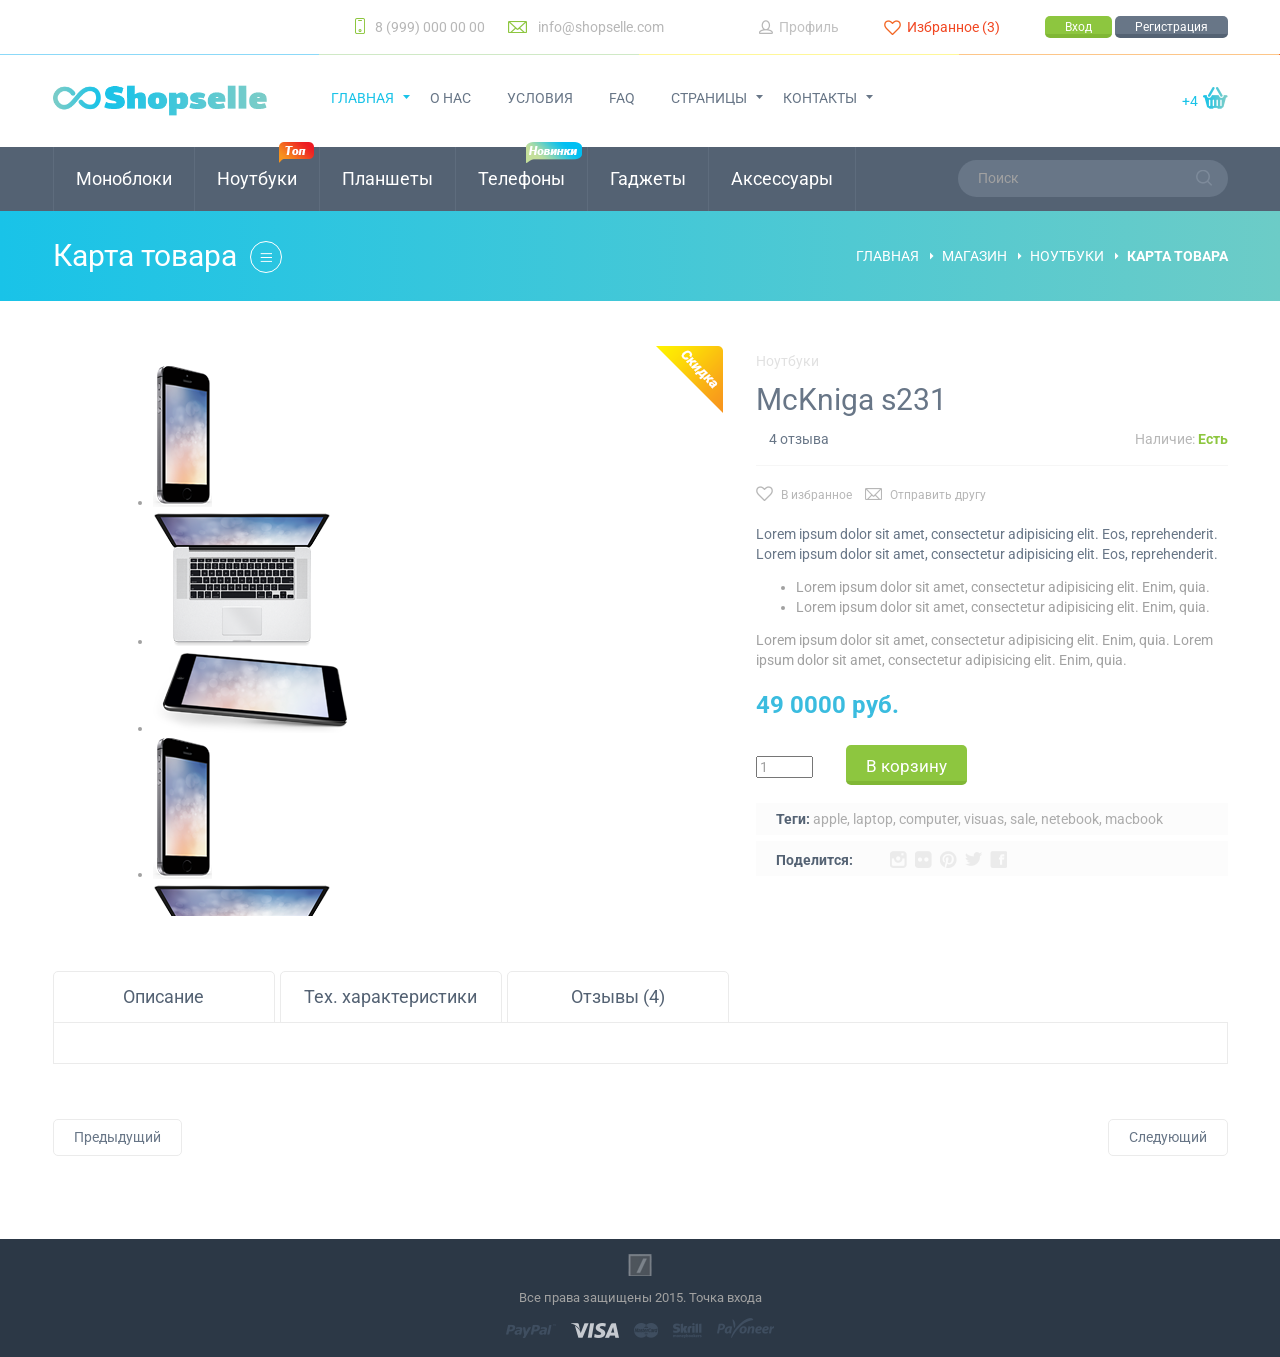
<file: local/html/product-page.html>
<!DOCTYPE html>
<html lang="ru">
    <head>
	    <meta charset="utf-8">
      <title>Продуктовая страница</title>
	    <meta http-equiv="X-UA-Compatible" content="IE=edge">
	    <meta name="viewport" content="width=1250">
      <link href="https://fonts.googleapis.com/css?family=Roboto:400,400italic,500,500italic,700,700italic&subset=latin,cyrillic" rel="stylesheet" type="text/css">
      <link rel="stylesheet" href="../templates/shopSeil/css/application.css">
      <!--[if lt IE 9]>
        <script src="http://html5shiv.googlecode.com/svn/trunk/html5.js"></script>
      <![endif]-->
    </head>
    <body>
      <!--[if lt IE 8]>
        <p class="browsehappy">You are using an <strong>outdated</strong> browser. Please <a href="http://browsehappy.com/">upgrade your browser</a> to improve your experience.</p>
      <![endif]-->

      <div class="main">

        <!--Header-->
        <header id="header" itemscope itemtype="http://schema.org/Organization">
          <div class="wrapper header-top">
            <div class="container">
              <nav>
                <a href="#" class="button mini">Вход</a>
                <a href="#" class="button mini gray">Регистрация</a>
              </nav>
              <div class="favorites popap-show">
                <span>Избранное (3)</span>
                <div class="popap-block">
                  <ul class="favorites-popap">
                    <li>
                      <div class="favorites-info">
                        <div class="favorites-name">
                          <a href="#">Tabletus sus 64GB</a>
                        </div>
                        <div class="favorites-price">
                          30 000 руб.
                        </div>
                      </div>
                      <div class="image-block mini" itemscope itemtype="http://schema.org/ImageObject">
                        <a href="#">
                          <img src="temp/product-1.png" alt="" itemprop="image">
                        </a>
                      </div>
                      <div class="favorites-cart">
                        <form action="#" method="post">
                          <input type="hidden" name="product_id" value="1">
                          <input type="hidden" name="count" value="1">
                          <input type="submit" value="Добавить">
                        </form>
                      </div>
                    </li>
                    <li>
                      <div class="favorites-info">
                        <div class="favorites-name">
                          <a href="#">Monoblok Full HD 28</a>
                        </div>
                        <div class="favorites-price">
                          30 000 руб.
                        </div>
                      </div>
                      <div class="image-block mini" itemscope itemtype="http://schema.org/ImageObject">
                        <a href="#">
                          <img src="temp/product-2.png" alt="" itemprop="image">
                        </a>
                      </div>
                      <div class="favorites-cart">
                        <form action="#" method="post">
                          <input type="hidden" name="product_id" value="1">
                          <input type="hidden" name="count" value="1">
                          <input type="submit" value="Добавить">
                        </form>
                      </div>
                    </li>
                    <li>
                      <div class="favorites-info">
                        <div class="favorites-name">
                          <a href="#">McBakus 17 500GB</a>
                        </div>
                        <div class="favorites-price">
                          30 000 руб.
                        </div>
                      </div>
                      <div class="image-block mini" itemscope itemtype="http://schema.org/ImageObject">
                        <a href="#">
                          <img src="temp/product-3.png" alt="" itemprop="image">
                        </a>
                      </div>
                      <div class="favorites-cart">
                        <form action="#" method="post">
                          <input type="hidden" name="product_id" value="1">
                          <input type="hidden" name="count" value="1">
                          <input type="submit" value="Добавить">
                        </form>
                      </div>
                    </li>
                    <li class="favorites-clear">
                      <form action="#" method="post">
                        <input type="submit" class="gray small" value="Очистить список">
                      </form>
                    </li>
                  </ul>
                </div>
              </div>

              <div class="user popap-show">
                <a href="#">Профиль</a>
                <div class="popap-block">
                  <form action="#" method="post" class="popap-form">
                    <div class="form-line">
                      <input type="text" placeholder="Логин или E-mail">
                    </div>
                    <div class="form-line">
                      <input type="password" placeholder="Пароль">
                    </div>
                    <div class="form-line">
                      <label for="check">
                        <input type="checkbox" name="check" class="gray">
                        Запомнить меня
                      </label>
                    </div>
                    <div class="form-line">
                      <input type="submit" class="button small" value="Вход">
                    </div>
                  </form>
                </div>
              </div>

              <div class="info">
                <span class="tel" itemprop="telephone">
                  8 (999) 000 00 00
                </span>
                <span class="email" itemprop="email">
                  info@shopselle.com
                </span>
              </div>
            </div>
          </div>
          <div class="wrapper header-nav">
            <div class="container">
              <a href="#" class="logo" itemprop="url">
                <img src="../templates/shopSeil/images/logo.png" alt="" itemprop="logo">
                <meta itemprop="name" content="Shopselle">
                <meta itemprop="address" content="Москва">
              </a>
              <nav itemscope itemtype="http://schema.org/SiteNavigationElement">
                <ul>
                  <li class="sub-menu popap-show active">
                    <a href="#" itemprop="url">Главная</a>
                    <div class="popap-block">
                      <ul>
                        <li><a href="#" itemprop="url">Пример длинного меню</a></li>
                        <li><a href="#" itemprop="url">Меню 2</a></li>
                        <li><a href="#" itemprop="url">Меню 3</a></li>
                      </ul>
                    </div>
                  </li>
                  <li><a href="#" itemprop="url">О нас</a></li>
                  <li><a href="#" itemprop="url">Условия</a></li>
                  <li><a href="#" itemprop="url">FAQ</a></li>
                  <li class="sub-menu popap-show">
                    <a href="#" itemprop="url">Страницы</a>
                    <div class="popap-block">
                      <ul>
                        <li><a href="#" itemprop="url">Меню 1</a></li>
                        <li><a href="#" itemprop="url">Меню 2</a></li>
                        <li><a href="#" itemprop="url">Меню 3</a></li>
                      </ul>
                    </div>
                  </li>
                  <li class="sub-menu popap-show">
                    <a href="#" itemprop="url">Контакты</a>
                    <div class="popap-block">
                      <ul>
                        <li><a href="#" itemprop="url">Меню 1</a></li>
                        <li><a href="#" itemprop="url">Меню 2</a></li>
                        <li><a href="#" itemprop="url">Меню 3</a></li>
                      </ul>
                    </div>
                  </li>
                </ul>
              </nav>

              <div class="cart-icon active">
                <a href="#"><span>+4</span></a>
              </div>
              <!--пустая без active и a-->
              <!--<div class="cart-icon"></div>-->
            </div>
          </div>
          <div class="wrapper nav-block">
            <div class="container">
              <nav itemscope itemtype="http://schema.org/SiteNavigationElement">
                <ul>
                  <li>
                    <a href="#" itemprop="url">Моноблоки</a>
                  </li>
                  <li>
                    <a href="#" itemprop="url">Ноутбуки</a>
                    <img src="temp/menu-top.png" alt="">
                  </li>
                  <li>
                    <a href="#" itemprop="url">Планшеты</a>
                  </li>
                  <li>
                    <a href="#" itemprop="url">Телефоны</a>
                    <img src="temp/menu-new.png" alt="">
                  </li>
                  <li>
                    <a href="#" itemprop="url">Гаджеты</a>
                  </li>
                  <li>
                    <a href="#" itemprop="url">Аксессуары</a>
                  </li>
                </ul>
              </nav>

              <form action="#" class="search" method="get">
                <input type="text" placeholder="Поиск">
                <input type="submit" value="Поиск">
              </form>
            </div>
          </div>
        </header>
        <!--end Header-->

        <div class="content">
          <div class="wrapper title-block">
            <div class="container">
              <h1 class="catalog">Карта товара</h1>

              <ul class="crumbs" itemscope itemtype="http://schema.org/BreadcrumbList">
                <li itemprop="itemListElement" itemscope
        itemtype="http://schema.org/ListItem">
                  <a href="#" itemprop="item">
                    <span itemprop="name">Главная</span>
                  </a>
                  <meta itemprop="position" content="1" />
                </li>
                <li itemprop="itemListElement" itemscope
        itemtype="http://schema.org/ListItem">
                  <a href="#" itemprop="item">
                    <span itemprop="name">Магазин</span>
                  </a>
                  <meta itemprop="position" content="2" />
                </li>
                <li itemprop="itemListElement" itemscope
        itemtype="http://schema.org/ListItem">
                  <a href="#" itemprop="item">
                    <span itemprop="name">Ноутбуки</span>
                  </a>
                  <meta itemprop="position" content="3" />
                </li>
                <li itemprop="itemListElement" itemscope
        itemtype="http://schema.org/ListItem">
                  <a href="#" itemprop="item">
                    <span itemprop="name">Карта товара</span>
                  </a>
                  <meta itemprop="position" content="4" />
                </li>
              </ul>
            </div>
          </div>
          <!--Основной контент-->
          <main class="container">
            <section class="product-page" itemscope itemtype="http://schema.org/Product">

              <div class="image-block-list">

                <div class="attr discount"></div>
                <!--
                <div class="attr top"></div>
                <div class="attr new"></div>
                <div class="attr sale"></div>
                -->

                <ul class="gallery">
                  <li data-thumb="temp/product-1.png">
                      <img src="temp/product-1.png" itemprop="image">
                  </li>
                  <li data-thumb="temp/product-2.png">
                      <img src="temp/product-2.png" itemprop="image">
                  </li>
                  <li data-thumb="temp/product-3.png">
                      <img src="temp/product-3.png" itemprop="image">
                  </li>
                  <li data-thumb="temp/product-1.png">
                      <img src="temp/product-1.png" itemprop="image">
                  </li>
                  <li data-thumb="temp/product-2.png">
                      <img src="temp/product-2.png" itemprop="image">
                  </li>
                  <li data-thumb="temp/product-3.png">
                      <img src="temp/product-3.png" itemprop="image">
                  </li>
                  <li data-thumb="temp/product-1.png">
                      <img src="temp/product-1.png" itemprop="image">
                  </li>
                  <li data-thumb="temp/product-2.png">
                      <img src="temp/product-2.png" itemprop="image">
                  </li>
                  <li data-thumb="temp/product-3.png">
                      <img src="temp/product-3.png" itemprop="image">
                  </li>
                  <li data-thumb="temp/product-1.png">
                      <img src="temp/product-1.png" itemprop="image">
                  </li>
                  <li data-thumb="temp/product-2.png">
                      <img src="temp/product-2.png" itemprop="image">
                  </li>
                  <li data-thumb="temp/product-3.png">
                      <img src="temp/product-3.png" itemprop="image">
                  </li>
                </ul>
              </div>
              <div class="product-info-block">
                <div class="product-category">
                  <a href="#">Ноутбуки</a>
                </div>
                <div class="product-name">
                  <a href="#" itemprop="name">McKniga s231</a>
                </div>
                <div class="product-info">
                  <div data-productid="1" class="rateit" data-rateit-value="2.5"></div>
                  <a href="#tab-3" class="review">4 отзыва</a>

                  <div class="availability">
                    Наличие:
                    <span>Есть</span>
                    <!-- Нет -->
                  </div>
                </div>
                <div class="product-favorites">
                  <span class="ui-favorites" data-productid="1">В избранное</span>
                  <span class="ui-share-mail" data-productid="1">Отправить другу</span>
                </div>
                <div class="product-description" itemprop="description">
                  <p>
                    <strong>
                      Lorem ipsum dolor sit amet, consectetur adipisicing elit. Eos, reprehenderit.
                      Lorem ipsum dolor sit amet, consectetur adipisicing elit. Eos, reprehenderit.
                    </strong>
                  </p>
                  <ul>
                    <li>
                      Lorem ipsum dolor sit amet, consectetur adipisicing elit. Enim, quia.
                    </li>
                    <li>
                      Lorem ipsum dolor sit amet, consectetur adipisicing elit. Enim, quia.
                    </li>
                  </ul>
                  <p>
                    Lorem ipsum dolor sit amet, consectetur adipisicing elit. Enim, quia.
                    Lorem ipsum dolor sit amet, consectetur adipisicing elit. Enim, quia.
                  </p>
                </div>
                <div class="product-price" itemprop="offers" itemscope itemtype="http://schema.org/Offer">
                  49 0000 руб.
                  <meta itemprop="price" content="49 0000">
                  <meta itemprop="priceCurrency" content="RUB">
                </div>

                <form action="#" class="product-add">
                  <input type="number" name="count" min="1" max="15" value="1">
                  <input type="hidden" name="productid" value="1">
                  <input type="submit" value="В корзину">
                  <!--<input type="submit" class="blue" disabled value="Уже в корзине»">-->
                </form>

                <div class="tags-list">
                  Теги:
                  <a href="#">apple</a>
                  <a href="#">laptop</a>
                  <a href="#">computer</a>
                  <a href="#">visuas</a>
                  <a href="#">sale</a>
                  <a href="#">netebook</a>
                  <a href="#">macbook</a>
                </div>
                <div class="social-share">
                  Поделится:
                  <ul class="social-icon">
                    <li><a href="#" class="icon1"></a></li>
                    <li><a href="#" class="icon2"></a></li>
                    <li><a href="#" class="icon3"></a></li>
                    <li><a href="#" class="icon4"></a></li>
                    <li><a href="#" class="icon5"></a></li>
                  </ul>
                </div>

              </div>
              <div class="tabs-light">
                <ul class="tabs-menu">
                  <li><a href="#tab-1">Описание</a></li>
                  <li><a href="#tab-2">Тех. характеристики</a></li>
                  <li><a href="#tab-3">Отзывы (4)</a></li>
                </ul>
                <div class="tabs-content">
                  <div id="tab-1">
                    <h1>Заголовок</h1>
                    <p>
                      Lorem ipsum dolor sit amet, consectetur adipisicing elit. Incidunt atque, ea nemo, quia perferendis reprehenderit in rem maiores velit aliquam, molestiae autem officia sint, sequi sed neque hic saepe voluptate laboriosam voluptatum nulla at temporibus. Velit id, veniam omnis facere accusantium deleniti, pariatur, corporis consectetur, fugiat quia recusandae. Ut eaque quia suscipit porro, aliquam, et reiciendis maxime qui voluptas ab dolores sit, quod illo corporis fugiat! Magni optio provident neque voluptatem, incidunt voluptates voluptate aspernatur quas ipsum dolor aperiam corrupti, doloremque tempora dolore totam accusamus sapiente beatae vero, officiis. Iure, dolorum quidem officiis fugit architecto aliquid accusantium eum beatae numquam.
                    </p>
                    <p>
                      Lorem ipsum dolor sit amet, consectetur adipisicing elit. Deserunt quia, maxime quaerat molestiae incidunt fugiat ullam ut ea rerum amet cumque rem excepturi in quae ab a alias expedita! Fugit quas doloribus quod culpa quo distinctio id, placeat nulla optio deserunt ipsam officia ab aut voluptas molestiae. Eaque, nihil, maxime.
                    </p>
                    <p>
                      Lorem ipsum dolor sit amet, consectetur adipisicing elit. Incidunt atque, ea nemo, quia perferendis reprehenderit in rem maiores velit aliquam, molestiae autem officia sint, sequi sed neque hic saepe voluptate laboriosam voluptatum nulla at temporibus. Velit id, veniam omnis facere accusantium deleniti, pariatur, corporis consectetur, fugiat quia recusandae. Ut eaque quia suscipit porro, aliquam, et reiciendis maxime qui voluptas ab dolores sit, quod illo corporis fugiat! Magni optio provident neque voluptatem, incidunt voluptates voluptate aspernatur quas ipsum dolor aperiam corrupti, doloremque tempora dolore totam accusamus sapiente beatae vero, officiis. Iure, dolorum quidem officiis fugit architecto aliquid accusantium eum beatae numquam.
                    </p>
                    <p>
                      Lorem ipsum dolor sit amet, consectetur adipisicing elit. Deserunt quia, maxime quaerat molestiae incidunt fugiat ullam ut ea rerum amet cumque rem excepturi in quae ab a alias expedita! Fugit quas doloribus quod culpa quo distinctio id, placeat nulla optio deserunt ipsam officia ab aut voluptas molestiae. Eaque, nihil, maxime.
                    </p>
                    <p>
                      Lorem ipsum dolor sit amet, consectetur adipisicing elit. Incidunt atque, ea nemo, quia perferendis reprehenderit in rem maiores velit aliquam, molestiae autem officia sint, sequi sed neque hic saepe voluptate laboriosam voluptatum nulla at temporibus. Velit id, veniam omnis facere accusantium deleniti, pariatur, corporis consectetur, fugiat quia recusandae. Ut eaque quia suscipit porro, aliquam, et reiciendis maxime qui voluptas ab dolores sit, quod illo corporis fugiat! Magni optio provident neque voluptatem, incidunt voluptates voluptate aspernatur quas ipsum dolor aperiam corrupti, doloremque tempora dolore totam accusamus sapiente beatae vero, officiis. Iure, dolorum quidem officiis fugit architecto aliquid accusantium eum beatae numquam.
                    </p>
                    <p>
                      Lorem ipsum dolor sit amet, consectetur adipisicing elit. Deserunt quia, maxime quaerat molestiae incidunt fugiat ullam ut ea rerum amet cumque rem excepturi in quae ab a alias expedita! Fugit quas doloribus quod culpa quo distinctio id, placeat nulla optio deserunt ipsam officia ab aut voluptas molestiae. Eaque, nihil, maxime.
                    </p>
                  </div>
                  <div id="tab-2">
                    <h1>Особенности продукта</h1>
                    <dl>
                      <dt>Операционная система</dt>
                      <dd>OS X Yosemite</dd>

                      <dt>Процессор</dt>
                      <dd>2.5GHz quad-core Intel Core i7 processor (Turbo Boost up to 3.7GHz) with 6MB shared L3 cache</dd>

                      <dt>ОЗУ</dt>
                      <dd>16GB of 1600MHz DDR3L onboard memory</dd>

                      <dt>Память</dt>
                      <dd>512GB PCIe-based flash storage</dd>

                      <dt>Экран</dt>
                      <dd>15.4-inch (diagonal) LED-backlit display with IPS technology; 2880-by-1800 resolution</dd>

                      <dt>Камера</dt>
                      <dd>720p FaceTime HD camera</dd>

                      <dt>Звук</dt>
                      <dd>Stereo speakers</dd>

                      <dt>Баттарейка и питание</dt>
                      <dd>Up to 8 hours wireless web, Up to 8 hours iTunes movie playback, Up to 30 days standby time</dd>

                      <dt>В комплекте</dt>
                      <dd>MacBook Pro with Retina display</dd>
                    </dl>
                  </div>
                  <div id="tab-3">
                    <p>...</p>
                  </div>
                </div>
              </div>

              <div class="block-prev-next">
                <a href="#" class="key prev">Предыдущий</a>
                <a href="#" class="key next">Следующий</a>
              </div>


            </section>
          </main>
          <!--end Основной контент-->
        </div>
      </div>

      <!--Footer-->
      <footer id="footer">
        <div class="container">
          <a href="#" class="logo">
            <img src="temp/footer-logo.png" alt="">
          </a>
          <p>
            Все права защищены 2015. Точка входа
          </p>

          <ul>
            <li><a href="#"><img src="temp/paypal.png" alt=""></a></li>
            <li><a href="#"><img src="temp/visa.png" alt=""></a></li>
            <li><a href="#"><img src="temp/mc.png" alt=""></a></li>
            <li><a href="#"><img src="temp/skrill.png" alt=""></a></li>
            <li><a href="#"><img src="temp/payoneer.png" alt=""></a></li>
          </ul>
        </div>
      </footer>
      <!--end Footer-->

      <script src="http://ajax.googleapis.com/ajax/libs/jquery/1.11.3/jquery.min.js"></script>
      <script src="../templates/shopSeil/js/application.min.js"></script>
    </body>
</html>
</file>
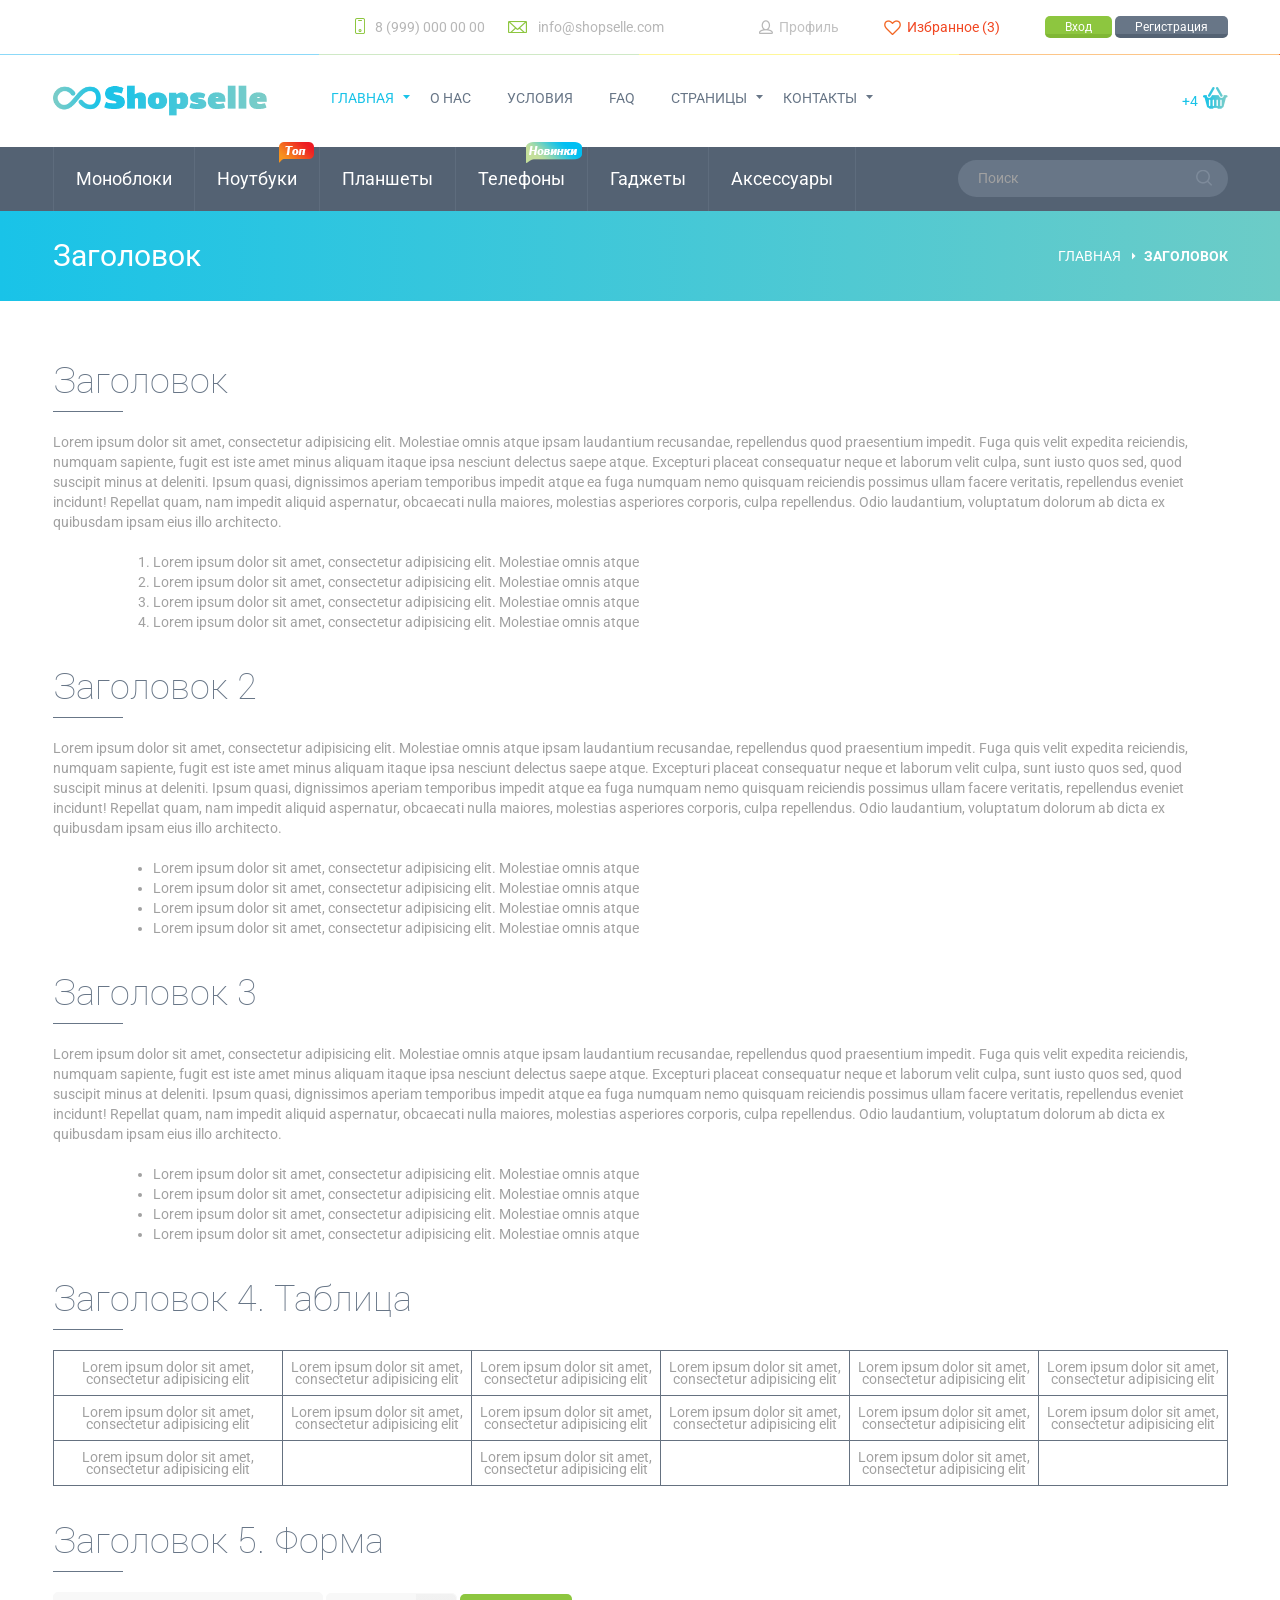
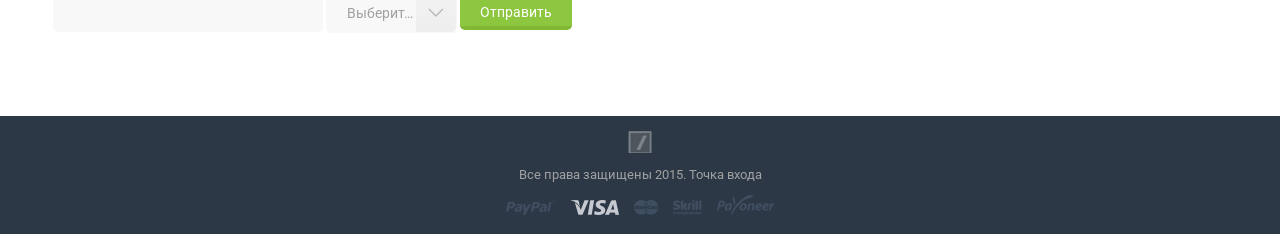
<file: local/html/text-page.html>
<!DOCTYPE html>
<html lang="ru">
    <head>
	    <meta charset="utf-8">
      <title>Текстовая страница</title>
	    <meta http-equiv="X-UA-Compatible" content="IE=edge">
	    <meta name="viewport" content="width=1250">
      <link href="https://fonts.googleapis.com/css?family=Roboto:400,400italic,500,500italic,700,700italic&subset=latin,cyrillic" rel="stylesheet" type="text/css">
      <link rel="stylesheet" href="../templates/shopSeil/css/application.css">
      <!--[if lt IE 9]>
        <script src="http://html5shiv.googlecode.com/svn/trunk/html5.js"></script>
      <![endif]-->
    </head>
    <body>
      <!--[if lt IE 8]>
        <p class="browsehappy">You are using an <strong>outdated</strong> browser. Please <a href="http://browsehappy.com/">upgrade your browser</a> to improve your experience.</p>
      <![endif]-->

      <div class="main">

        <!--Header-->
        <header id="header" itemscope itemtype="http://schema.org/Organization">
          <div class="wrapper header-top">
            <div class="container">
              <nav>
                <a href="#" class="button mini">Вход</a>
                <a href="#" class="button mini gray">Регистрация</a>
              </nav>
              <div class="favorites popap-show">
                <span>Избранное (3)</span>
                <div class="popap-block">
                  <ul class="favorites-popap">
                    <li>
                      <div class="favorites-info">
                        <div class="favorites-name">
                          <a href="#">Tabletus sus 64GB</a>
                        </div>
                        <div class="favorites-price">
                          30 000 руб.
                        </div>
                      </div>
                      <div class="image-block mini" itemscope itemtype="http://schema.org/ImageObject">
                        <a href="#">
                          <img src="temp/product-1.png" alt="" itemprop="image">
                        </a>
                      </div>
                      <div class="favorites-cart">
                        <form action="#" method="post">
                          <input type="hidden" name="product_id" value="1">
                          <input type="hidden" name="count" value="1">
                          <input type="submit" value="Добавить">
                        </form>
                      </div>
                    </li>
                    <li>
                      <div class="favorites-info">
                        <div class="favorites-name">
                          <a href="#">Monoblok Full HD 28</a>
                        </div>
                        <div class="favorites-price">
                          30 000 руб.
                        </div>
                      </div>
                      <div class="image-block mini" itemscope itemtype="http://schema.org/ImageObject">
                        <a href="#">
                          <img src="temp/product-2.png" alt="" itemprop="image">
                        </a>
                      </div>
                      <div class="favorites-cart">
                        <form action="#" method="post">
                          <input type="hidden" name="product_id" value="1">
                          <input type="hidden" name="count" value="1">
                          <input type="submit" value="Добавить">
                        </form>
                      </div>
                    </li>
                    <li>
                      <div class="favorites-info">
                        <div class="favorites-name">
                          <a href="#">McBakus 17 500GB</a>
                        </div>
                        <div class="favorites-price">
                          30 000 руб.
                        </div>
                      </div>
                      <div class="image-block mini" itemscope itemtype="http://schema.org/ImageObject">
                        <a href="#">
                          <img src="temp/product-3.png" alt="" itemprop="image">
                        </a>
                      </div>
                      <div class="favorites-cart">
                        <form action="#" method="post">
                          <input type="hidden" name="product_id" value="1">
                          <input type="hidden" name="count" value="1">
                          <input type="submit" value="Добавить">
                        </form>
                      </div>
                    </li>
                    <li class="favorites-clear">
                      <form action="#" method="post">
                        <input type="submit" class="gray small" value="Очистить список">
                      </form>
                    </li>
                  </ul>
                </div>
              </div>

              <div class="user popap-show">
                <a href="#">Профиль</a>
                <div class="popap-block">
                  <form action="#" method="post" class="popap-form">
                    <div class="form-line">
                      <input type="text" placeholder="Логин или E-mail">
                    </div>
                    <div class="form-line">
                      <input type="password" placeholder="Пароль">
                    </div>
                    <div class="form-line">
                      <label for="check">
                        <input type="checkbox" name="check" class="gray">
                        Запомнить меня
                      </label>
                    </div>
                    <div class="form-line">
                      <input type="submit" class="button small" value="Вход">
                    </div>
                  </form>
                </div>
              </div>

              <div class="info">
                <span class="tel" itemprop="telephone">
                  8 (999) 000 00 00
                </span>
                <span class="email" itemprop="email">
                  info@shopselle.com
                </span>
              </div>
            </div>
          </div>
          <div class="wrapper header-nav">
            <div class="container">
              <a href="#" class="logo" itemprop="url">
                <img src="../templates/shopSeil/images/logo.png" alt="" itemprop="logo">
                <meta itemprop="name" content="Shopselle">
                <meta itemprop="address" content="Москва">
              </a>
              <nav itemscope itemtype="http://schema.org/SiteNavigationElement">
                <ul>
                  <li class="sub-menu popap-show active">
                    <a href="#" itemprop="url">Главная</a>
                    <div class="popap-block">
                      <ul>
                        <li><a href="#" itemprop="url">Пример длинного меню</a></li>
                        <li><a href="#" itemprop="url">Меню 2</a></li>
                        <li><a href="#" itemprop="url">Меню 3</a></li>
                      </ul>
                    </div>
                  </li>
                  <li><a href="#" itemprop="url">О нас</a></li>
                  <li><a href="#" itemprop="url">Условия</a></li>
                  <li><a href="#" itemprop="url">FAQ</a></li>
                  <li class="sub-menu popap-show">
                    <a href="#" itemprop="url">Страницы</a>
                    <div class="popap-block">
                      <ul>
                        <li><a href="#" itemprop="url">Меню 1</a></li>
                        <li><a href="#" itemprop="url">Меню 2</a></li>
                        <li><a href="#" itemprop="url">Меню 3</a></li>
                      </ul>
                    </div>
                  </li>
                  <li class="sub-menu popap-show">
                    <a href="#" itemprop="url">Контакты</a>
                    <div class="popap-block">
                      <ul>
                        <li><a href="#" itemprop="url">Меню 1</a></li>
                        <li><a href="#" itemprop="url">Меню 2</a></li>
                        <li><a href="#" itemprop="url">Меню 3</a></li>
                      </ul>
                    </div>
                  </li>
                </ul>
              </nav>

              <div class="cart-icon active">
                <a href="#"><span>+4</span></a>
              </div>
              <!--пустая без active и a-->
              <!--<div class="cart-icon"></div>-->
            </div>
          </div>
          <div class="wrapper nav-block">
            <div class="container">
              <nav itemscope itemtype="http://schema.org/SiteNavigationElement">
                <ul>
                  <li>
                    <a href="#" itemprop="url">Моноблоки</a>
                  </li>
                  <li>
                    <a href="#" itemprop="url">Ноутбуки</a>
                    <img src="temp/menu-top.png" alt="">
                  </li>
                  <li>
                    <a href="#" itemprop="url">Планшеты</a>
                  </li>
                  <li>
                    <a href="#" itemprop="url">Телефоны</a>
                    <img src="temp/menu-new.png" alt="">
                  </li>
                  <li>
                    <a href="#" itemprop="url">Гаджеты</a>
                  </li>
                  <li>
                    <a href="#" itemprop="url">Аксессуары</a>
                  </li>
                </ul>
              </nav>

              <form action="#" class="search" method="get">
                <input type="text" placeholder="Поиск">
                <input type="submit" value="Поиск">
              </form>
            </div>
          </div>
        </header>
        <!--end Header-->

        <div class="content">
          <div class="wrapper title-block">
            <div class="container">
              <h1>Заголовок</h1>

              <ul class="crumbs" itemscope itemtype="http://schema.org/BreadcrumbList">
                <li itemprop="itemListElement" itemscope
        itemtype="http://schema.org/ListItem">
                  <a href="#" itemprop="item">
                    <span itemprop="name">Главная</span>
                  </a>
                  <meta itemprop="position" content="1" />
                </li>
                <li itemprop="itemListElement" itemscope
        itemtype="http://schema.org/ListItem">
                  <a href="#" itemprop="item">
                    <span itemprop="name">Заголовок</span>
                  </a>
                  <meta itemprop="position" content="2" />
                </li>
              </ul>
            </div>
          </div>
          <!--Основной контент-->
          <main class="container">
            <h1>Заголовок</h1>
            <p>
              Lorem ipsum dolor sit amet, consectetur adipisicing elit. Molestiae omnis atque ipsam laudantium recusandae, repellendus quod praesentium impedit. Fuga quis velit expedita reiciendis, numquam sapiente, fugit est iste amet minus aliquam itaque ipsa nesciunt delectus saepe atque. Excepturi placeat consequatur neque et laborum velit culpa, sunt iusto quos sed, quod suscipit minus at deleniti. Ipsum quasi, dignissimos aperiam temporibus impedit atque ea fuga numquam nemo quisquam reiciendis possimus ullam facere veritatis, repellendus eveniet incidunt! Repellat quam, nam impedit aliquid aspernatur, obcaecati nulla maiores, molestias asperiores corporis, culpa repellendus. Odio laudantium, voluptatum dolorum ab dicta ex quibusdam ipsam eius illo architecto.
            </p>
            <p>
              <ol>
                <li>Lorem ipsum dolor sit amet, consectetur adipisicing elit. Molestiae omnis atque</li>
                <li>Lorem ipsum dolor sit amet, consectetur adipisicing elit. Molestiae omnis atque</li>
                <li>Lorem ipsum dolor sit amet, consectetur adipisicing elit. Molestiae omnis atque</li>
                <li>Lorem ipsum dolor sit amet, consectetur adipisicing elit. Molestiae omnis atque</li>
              </ol>
            </p>
            <h2>Заголовок 2</h2>

            <p>
              Lorem ipsum dolor sit amet, consectetur adipisicing elit. Molestiae omnis atque ipsam laudantium recusandae, repellendus quod praesentium impedit. Fuga quis velit expedita reiciendis, numquam sapiente, fugit est iste amet minus aliquam itaque ipsa nesciunt delectus saepe atque. Excepturi placeat consequatur neque et laborum velit culpa, sunt iusto quos sed, quod suscipit minus at deleniti. Ipsum quasi, dignissimos aperiam temporibus impedit atque ea fuga numquam nemo quisquam reiciendis possimus ullam facere veritatis, repellendus eveniet incidunt! Repellat quam, nam impedit aliquid aspernatur, obcaecati nulla maiores, molestias asperiores corporis, culpa repellendus. Odio laudantium, voluptatum dolorum ab dicta ex quibusdam ipsam eius illo architecto.
            </p>
            <p>
              <ul>
                <li>Lorem ipsum dolor sit amet, consectetur adipisicing elit. Molestiae omnis atque</li>
                <li>Lorem ipsum dolor sit amet, consectetur adipisicing elit. Molestiae omnis atque</li>
                <li>Lorem ipsum dolor sit amet, consectetur adipisicing elit. Molestiae omnis atque</li>
                <li>Lorem ipsum dolor sit amet, consectetur adipisicing elit. Molestiae omnis atque</li>
              </ul>
            </p>

            <h3>Заголовок 3</h3>

            <p>
              Lorem ipsum dolor sit amet, consectetur adipisicing elit. Molestiae omnis atque ipsam laudantium recusandae, repellendus quod praesentium impedit. Fuga quis velit expedita reiciendis, numquam sapiente, fugit est iste amet minus aliquam itaque ipsa nesciunt delectus saepe atque. Excepturi placeat consequatur neque et laborum velit culpa, sunt iusto quos sed, quod suscipit minus at deleniti. Ipsum quasi, dignissimos aperiam temporibus impedit atque ea fuga numquam nemo quisquam reiciendis possimus ullam facere veritatis, repellendus eveniet incidunt! Repellat quam, nam impedit aliquid aspernatur, obcaecati nulla maiores, molestias asperiores corporis, culpa repellendus. Odio laudantium, voluptatum dolorum ab dicta ex quibusdam ipsam eius illo architecto.
            </p>
            <p>
              <ul>
                <li>Lorem ipsum dolor sit amet, consectetur adipisicing elit. Molestiae omnis atque</li>
                <li>Lorem ipsum dolor sit amet, consectetur adipisicing elit. Molestiae omnis atque</li>
                <li>Lorem ipsum dolor sit amet, consectetur adipisicing elit. Molestiae omnis atque</li>
                <li>Lorem ipsum dolor sit amet, consectetur adipisicing elit. Molestiae omnis atque</li>
              </ul>
            </p>

            <h4>Заголовок 4. Таблица</h4>

            <table>
              <tr>
                <td>Lorem ipsum dolor sit amet, consectetur adipisicing elit</td>
                <td>Lorem ipsum dolor sit amet, consectetur adipisicing elit</td>
                <td>Lorem ipsum dolor sit amet, consectetur adipisicing elit</td>
                <td>Lorem ipsum dolor sit amet, consectetur adipisicing elit</td>
                <td>Lorem ipsum dolor sit amet, consectetur adipisicing elit</td>
                <td>Lorem ipsum dolor sit amet, consectetur adipisicing elit</td>
              </tr>
              <tr>
                <td>Lorem ipsum dolor sit amet, consectetur adipisicing elit</td>
                <td>Lorem ipsum dolor sit amet, consectetur adipisicing elit</td>
                <td>Lorem ipsum dolor sit amet, consectetur adipisicing elit</td>
                <td>Lorem ipsum dolor sit amet, consectetur adipisicing elit</td>
                <td>Lorem ipsum dolor sit amet, consectetur adipisicing elit</td>
                <td>Lorem ipsum dolor sit amet, consectetur adipisicing elit</td>
              </tr>
              <tr>
                <td>Lorem ipsum dolor sit amet, consectetur adipisicing elit</td>
                <td></td>
                <td>Lorem ipsum dolor sit amet, consectetur adipisicing elit</td>
                <td></td>
                <td>Lorem ipsum dolor sit amet, consectetur adipisicing elit</td>
                <td></td>
              </tr>
            </table>

            <h5>Заголовок 5. Форма</h5>

            <form action="#">
              <input type="text">

              <select>
                <option value="">Тест 1</option>
                <option value="">Тест 1</option>
                <option value="">Тест 1</option>
              </select>

              <button class="button small">Отправить</button>
            </form>
          </main>
          <!--end Основной контент-->
        </div>
      </div>

      <!--Footer-->
      <footer id="footer">
        <div class="container">
          <a href="#" class="logo">
            <img src="temp/footer-logo.png" alt="">
          </a>
          <p>
            Все права защищены 2015. Точка входа
          </p>

          <ul>
            <li><a href="#"><img src="temp/paypal.png" alt=""></a></li>
            <li><a href="#"><img src="temp/visa.png" alt=""></a></li>
            <li><a href="#"><img src="temp/mc.png" alt=""></a></li>
            <li><a href="#"><img src="temp/skrill.png" alt=""></a></li>
            <li><a href="#"><img src="temp/payoneer.png" alt=""></a></li>
          </ul>
        </div>
      </footer>
      <!--end Footer-->

      <script src="http://ajax.googleapis.com/ajax/libs/jquery/1.11.3/jquery.min.js"></script>
      <script src="../templates/shopSeil/js/application.min.js"></script>
    </body>
</html>
</file>
<file: local/templates/shopSeil/css/application.css>
@charset "UTF-8";.jq-checkbox,.jq-radio{top:-1px;vertical-align:middle;cursor:pointer}.jq-checkbox .jq-checkbox.disabled,.jq-radio .jq-radio.disabled{opacity:.55}.jq-checkbox,.jq-file input,.jq-radio,.jq-selectbox{cursor:pointer}.jq-checkbox,.jq-number,.jq-radio,.jq-selectbox{vertical-align:middle}.lSSlideOuter .lSPager.lSGallery:after,.lSSlideWrapper>.lightSlider:after{clear:both}#header .header-nav .cart-icon:after,#header .header-nav nav ul li.sub-menu:after,#header .header-top .favorites:before,#header .header-top .info span:before,#header .header-top .user a:before,#header .nav-block .search input[type=submit],.catalog-page .catalog-list form.form-sort .sort-form:before,.catalog-page aside.catalog-filter .aside-nav>ul>li.sub-menu .sub-menu-block>a:after,.catalog-page aside.catalog-filter .aside-nav>ul>li.sub-menu .sub-menu-block>span:after,.catalog-page aside.catalog-filter .aside-nav>ul>li.sub-menu:after,.contacts-block .contacts-text ul li:before,.content.home main.container .home-slider-conteiner .lSAction a:before,.controls span:before,.image-block-list .lSSlideOuter.vertical .lSAction>a:before,.image-block-list .lSSlideOuter.vertical .scroll-bottom span:before,.image-block-list .lSSlideOuter.vertical .scroll-top span:before,.image-block:hover a:after,.popap-block .favorites-popap li .favorites-cart input,.sprite,.title-block .crumbs li:after,.ui-delete:after,.ui-favorites:before,.ui-share-mail:before,.works-block .work-item:after,.works-block .work-item:before{background:url(../../../html/images/sprite.png);background-repeat:no-repeat;display:block}.catalog-page aside.catalog-filter .aside-nav>ul>li.sub-menu .sub-menu-block>a:after,.catalog-page aside.catalog-filter .aside-nav>ul>li.sub-menu:after,.sprite-aside-menu{width:8px;height:14px;background-position:0 0}.catalog-page aside.catalog-filter .aside-nav>ul>li.active.sub-menu:after,.catalog-page aside.catalog-filter .aside-nav>ul>li.sub-menu .sub-menu-block>span:after,.catalog-page aside.catalog-filter .aside-nav>ul>li.sub-menu:hover:after,.sprite-aside-menu-active{width:15px;height:8px;background-position:-8px 0}#header .header-nav .cart-icon:after,.sprite-cart{width:25px;height:22px;background-position:-23px 0}#header .header-nav .cart-icon.active:after,#header .header-nav .cart-icon:hover:after,.sprite-cart-active{width:25px;height:22px;background-position:-48px 0}.popap-block .favorites-popap li .favorites-cart input,.sprite-cart-mini{width:19px;height:16px;background-position:-73px 0}.popap-block .favorites-popap li .favorites-cart input:hover,.sprite-cart-mini-active{width:19px;height:16px;background-position:-92px 0}.sprite-catalog{width:12px;height:10px;background-position:-111px 0}.sprite-close-icon,.ui-delete:after{width:9px;height:9px;background-position:-123px 0}.sprite-close-icon-active,.ui-delete:hover:after{width:9px;height:9px;background-position:-132px 0}.sprite-crumbs,.title-block .crumbs li:after{width:4px;height:8px;background-position:-141px 0}#header .header-top .info span.email:before,.sprite-email{width:19px;height:12px;background-position:-145px 0}.contacts-block .contacts-text ul li.address:before,.sprite-li-1{width:64px;height:64px;background-position:-111px -12px}.contacts-block .contacts-text ul li.tel:before,.sprite-li-2{width:64px;height:64px;background-position:0 -76px}.contacts-block .contacts-text ul li.email:before,.sprite-li-3{width:64px;height:64px;background-position:-64px -76px}.contacts-block .contacts-text ul li.time:before,.sprite-li-4{width:64px;height:64px;background-position:-128px -76px}#header .header-nav nav ul li.sub-menu:after,.sprite-menu-sub{width:7px;height:4px;background-position:-164px 0}#header .header-nav nav ul li.active.sub-menu:after,#header .header-nav nav ul li.sub-menu:hover:after,.sprite-menu-sub-active{width:7px;height:4px;background-position:-171px 0}.controls span.next:before,.image-block-list .lSSlideOuter.vertical .lSAction>a.lSNext:before,.sprite-next{width:7px;height:12px;background-position:-178px 0}.controls span.next:hover:before,.sprite-next-active{width:7px;height:12px;background-position:-185px 0}.image-block-list .lSSlideOuter.vertical .scroll-bottom.scroll-bottom span:before,.sprite-next-bottom{width:12px;height:7px;background-position:-192px 0}#header .header-top .info span.tel:before,.sprite-phone{width:10px;height:16px;background-position:-192px -7px}.controls span.prev:before,.image-block-list .lSSlideOuter.vertical .lSAction>a.lSPrev:before,.sprite-prev{width:7px;height:12px;background-position:-204px 0}.controls span.prev:hover:before,.sprite-prev-active{width:7px;height:12px;background-position:-8px -12px}.image-block-list .lSSlideOuter.vertical .scroll-top.scroll-top span:before,.sprite-prev-top{width:12px;height:7px;background-position:-15px -23px}#header .nav-block .search input[type=submit],.sprite-search{width:17px;height:17px;background-position:-175px -12px}.sprite-share-mail,.ui-share-mail:before{width:17px;height:12px;background-position:-27px -23px}.sprite-share-mail-active,.ui-share-mail.active:before,.ui-share-mail:hover:before{width:17px;height:12px;background-position:-44px -23px}.content.home main.container .home-slider-conteiner .lSAction a.lSPrev:before,.sprite-slide-left{width:17px;height:29px;background-position:-61px -23px}.content.home main.container .home-slider-conteiner .lSAction a.lSNext:before,.sprite-slide-right{width:17px;height:29px;background-position:-78px -23px}.catalog-page .catalog-list form.form-sort .sort-form.sort-desc:before,.sprite-sort-bottom{width:10px;height:20px;background-position:-202px -12px}.catalog-page .catalog-list form.form-sort .sort-form:before,.sprite-sort-top{width:10px;height:20px;background-position:0 -32px}.sprite-star,.ui-favorites:before{width:17px;height:15px;background-position:-10px -32px}#header .header-top .favorites:before,.sprite-star-active,.ui-favorites.active:before,.ui-favorites:hover:before{width:17px;height:15px;background-position:-175px -32px}.sprite-sub-menu{width:4px;height:5px;background-position:-15px -12px}.sprite-sub-menu-active{width:4px;height:5px;background-position:-19px -12px}#header .header-top .user a:before,.sprite-user{width:14px;height:14px;background-position:-95px -32px}#header .header-top .user a:hover:before,.sprite-user-active{width:14px;height:14px;background-position:-192px -32px}.image-block:hover a:after,.sprite-view-icon{width:40px;height:40px;background-position:0 -140px}.sprite-view-icon-small{width:32px;height:32px;background-position:-40px -140px}.sprite-work-1,.works-block .work-item.item-1:before{width:70px;height:70px;background-position:-72px -140px}.sprite-work-2,.works-block .work-item.item-2:before{width:70px;height:70px;background-position:-142px -140px}.sprite-work-3,.works-block .work-item.item-3:before{width:70px;height:70px;background-position:-212px 0}.sprite-work-4,.works-block .work-item.item-4:before{width:70px;height:70px;background-position:-192px -70px}.sprite-work-next,.works-block .work-item:after{width:13px;height:23px;background-position:-262px -70px}.jq-checkbox{width:14px;height:14px;margin:0 4px 0 0;border-radius:2px;background:#ebebeb}.jq-checkbox.checked{background:#7accc8}.jq-checkbox.checked .jq-checkbox__div{width:4px;height:4px;margin:5px;border-radius:50%;background:#ebebeb}.jq-checkbox.gray{background:#687687}.jq-checkbox.gray.checked{background:#7accc8}.jq-checkbox.gray.checked .jq-checkbox__div{width:4px;height:4px;margin:5px;border-radius:50%;background:#687687}.jq-radio{width:10px;height:10px;margin:0 4px 0 0;border:2px solid #687687;border-radius:2px;background:#687687}.jq-radio.checked{background:#7accc8}.circle{color:#687687}.circle.checked{color:#7accc8}.circle .jq-radio{border:none;width:14px;height:14px;border-radius:50%}.jq-file{width:270px;border-radius:4px;box-shadow:0 1px 2px rgba(0,0,0,.1)}.jq-file input{height:auto;line-height:1em}.jq-file__browse,.jq-file__name{font:14px/32px Arial,sans-serif;color:#333}.jq-file__name{overflow:hidden;box-sizing:border-box;width:100%;height:34px;padding:0 80px 0 10px;border:1px solid #CCC;border-bottom-color:#B3B3B3;border-radius:4px;background:#FFF;box-shadow:inset 1px 1px #F1F1F1;white-space:nowrap;text-overflow:ellipsis}.jq-file__browse{position:absolute;top:1px;right:1px;padding:0 10px;border-left:1px solid #CCC;border-radius:0 4px 4px 0;background:#F5F5F5;background:-webkit-linear-gradient(#FFF,#E6E6E6);background:linear-gradient(#FFF,#E6E6E6);box-shadow:inset 1px -1px #F1F1F1,inset -1px 0 #F1F1F1,0 1px 2px rgba(0,0,0,.1);text-shadow:1px 1px #FFF}.jq-file:hover .jq-file__browse{background:#E6E6E6;background:-webkit-linear-gradient(#F6F6F6,#E6E6E6);background:linear-gradient(#F6F6F6,#E6E6E6)}.jq-file:active .jq-file__browse{background:#F5F5F5;box-shadow:inset 1px 1px 3px #DDD}.jq-file.focused .jq-file__name{border:1px solid #5794BF}.jq-file.disabled,.jq-file.disabled .jq-file__browse,.jq-file.disabled .jq-file__name{border-color:#CCC;background:#F5F5F5;box-shadow:none;color:#888}.jq-number{position:relative;z-index:2;display:inline-block;padding:0 40px;border-radius:5px;overflow:hidden}.jq-number .jq-number__field{width:45px;border-top:1px solid #ebebeb;border-bottom:1px solid #ebebeb}.jq-number .jq-number__field input{-webkit-box-sizing:border-box;-khtml-box-sizing:border-box;-moz-box-sizing:border-box;-ms-box-sizing:border-box;-o-box-sizing:border-box;box-sizing:border-box;width:100%;height:38px;color:#546273;font-size:15px;border:none;outline:0;background:0 0;text-align:center;-moz-appearance:textfield}.jq-number .jq-number__field input::-webkit-inner-spin-button,.jq-number .jq-number__field input::-webkit-outer-spin-button{margin:0;-webkit-appearance:none}.jq-number .jq-number__spin{-webkit-box-sizing:border-box;-khtml-box-sizing:border-box;-moz-box-sizing:border-box;-ms-box-sizing:border-box;-o-box-sizing:border-box;box-sizing:border-box;position:absolute;top:0;width:40px;height:40px;border:1px solid #ebebeb;background:#f8f8f8;color:#c8c8c8;z-index:1;-webkit-user-select:none;-moz-user-select:none;-ms-user-select:none;user-select:none;cursor:pointer}.jq-select-multiple li,.jq-selectbox li{-webkit-user-select:none;-moz-user-select:none;-ms-user-select:none;white-space:nowrap}.jq-number .jq-number__spin:hover{background:#7accc8}.jq-number .jq-number__spin.jq-number__spin.minus{left:0;border-top-left-radius:5px;border-bottom-left-radius:5px}.jq-number .jq-number__spin.jq-number__spin.minus:before{content:'';height:2px;width:18px;position:absolute;left:12px;top:19px;background:#c8c8c8}.jq-number .jq-number__spin.jq-number__spin.minus:hover{border-right:none}.jq-number .jq-number__spin.jq-number__spin.minus:hover:before{background:#fff}.jq-number .jq-number__spin.jq-number__spin.plus{right:0;border-top-right-radius:5px;border-bottom-right-radius:5px}.jq-number .jq-number__spin.jq-number__spin.plus:before{content:'';height:2px;width:18px;position:absolute;left:12px;top:19px;background:#c8c8c8}.jq-number .jq-number__spin.jq-number__spin.plus:after{content:'';height:18px;width:2px;position:absolute;left:19px;top:11px;background:#c8c8c8}.jq-number .jq-number__spin.jq-number__spin.plus:hover{border-left:none}.jq-number .jq-number__spin.jq-number__spin.plus:hover:after,.jq-number .jq-number__spin.jq-number__spin.plus:hover:before{background:#fff}.jq-selectbox .jq-selectbox__select{height:38px;padding:0 40px 0 20px;border:1px solid #f8f8f8;border-radius:5px;background:#f8f8f8;line-height:38px;color:#a1a1a1}.jq-selectbox .jq-selectbox__select:focus,.jq-selectbox .jq-selectbox__select:hover{outline:0}.jq-selectbox.disabled .jq-selectbox__select{border-color:#a1a1a1}.jq-selectbox .jq-selectbox__select-text{display:block;overflow:hidden;width:100%;white-space:nowrap;text-overflow:ellipsis}pre,textarea,textarea.styler{overflow:auto}.jq-selectbox .jq-selectbox__trigger{position:absolute;top:0;right:0;width:40px;height:100%;border-top-right-radius:5px;border-bottom-right-radius:5px;background-color:#f2f2f2;background-image:-webkit-gradient(linear,left top,left bottom,from(#f2f2f2),to(#eee));background-image:-webkit-linear-gradient(top,#f2f2f2,#eee);background-image:-moz-linear-gradient(top,#f2f2f2,#eee);background-image:-ms-linear-gradient(top,#f2f2f2,#eee);background-image:-o-linear-gradient(top,#f2f2f2,#eee);background-image:linear-gradient(top,#f2f2f2,#eee);filter:progid:DXImageTransform.Microsoft.gradient(startColorStr='#f2f2f2', endColorStr='#eeeeee')}.jq-selectbox .jq-selectbox__trigger-arrow{position:absolute;width:16px;height:9px;left:0;top:0;right:0;bottom:0;margin:auto;background:url([data-uri])}.lSSlideWrapper,.lSSlideWrapper .lSFade{position:relative}.jq-selectbox:focus .jq-selectbox__trigger,.jq-selectbox:hover .jq-selectbox__trigger{background-color:#eee;background-image:-webkit-gradient(linear,left top,left bottom,from(#eee),to(#f2f2f2));background-image:-webkit-linear-gradient(top,#eee,#f2f2f2);background-image:-moz-linear-gradient(top,#eee,#f2f2f2);background-image:-ms-linear-gradient(top,#eee,#f2f2f2);background-image:-o-linear-gradient(top,#eee,#f2f2f2);background-image:linear-gradient(top,#eee,#f2f2f2);filter:progid:DXImageTransform.Microsoft.gradient(startColorStr='#eeeeee', endColorStr='#f2f2f2')}.jq-selectbox.sort .jq-selectbox__select{border-radius:25px;min-width:120px;color:#949fac;background:#687687;border:none}.jq-selectbox.sort .jq-selectbox__select .jq-selectbox__select-text{min-width:120px}.jq-selectbox.sort .jq-selectbox__trigger{background:#687687;border-top-right-radius:25px;border-bottom-right-radius:25px}.jq-selectbox.sort .jq-selectbox__trigger-arrow{width:9px;height:5px;background:url([data-uri])}.jq-selectbox.category{border:1px solid #f6f6f6}.jq-selectbox.category .jq-selectbox__select{border-radius:5px;min-width:100px;background:#fff;color:#b7b7b7;height:25px;font-size:14px;padding:0 25px 0 12px;line-height:25px}.jq-selectbox.category .jq-selectbox__select-text{min-width:100px}.jq-selectbox.category .jq-selectbox__trigger{background:#fff;border-top-right-radius:5px;border-bottom-right-radius:5px}.jq-selectbox.category .jq-selectbox__trigger-arrow{width:9px;height:5px;background:url([data-uri])}.jq-selectbox__dropdown{box-sizing:border-box;width:100%;margin:2px 0 0;padding:0;border:1px solid #CCC;border-radius:4px;background:#FFF;box-shadow:0 2px 10px rgba(0,0,0,.2);font:14px/18px Arial,sans-serif}.jq-selectbox__search{margin:5px}.jq-selectbox__search input[type=search]{box-sizing:border-box;width:100%;margin:0;padding:5px 27px 6px 8px;border:1px solid #CCC;border-radius:3px;outline:0;background:url([data-uri]) 100% 50% no-repeat;box-shadow:inset 1px 1px #F1F1F1;color:#333;-webkit-appearance:textfield}.jq-selectbox__search input::-webkit-search-cancel-button,.jq-selectbox__search input::-webkit-search-decoration{-webkit-appearance:none}.jq-selectbox__not-found{margin:5px;padding:5px 8px 6px;background:#F0F0F0;font-size:13px}.jq-selectbox ul{margin:0;padding:0}.jq-selectbox li{min-height:18px;padding:5px 10px 6px;user-select:none;color:#231F20}.jq-selectbox li.selected,.jq-selectbox li:hover{background-color:#7accc8;color:#FFF}.jq-selectbox li.disabled{color:#AAA}.jq-selectbox li.disabled:hover{background:0 0}.jq-selectbox li.optgroup{font-weight:700}.jq-selectbox li.optgroup:hover{background:0 0;color:#231F20;cursor:default}.jq-selectbox li.option{padding-left:25px}.jq-select-multiple{box-sizing:border-box;padding:1px;border:1px solid #CCC;border-bottom-color:#B3B3B3;border-radius:4px;background:#FFF;box-shadow:inset 1px 1px #F1F1F1,0 1px 2px rgba(0,0,0,.1);font:14px/18px Arial,sans-serif;color:#333;cursor:default}.image-block-list div.lSSlideOuter.vertical,.image-block-list div.lSSlideWrapper{-khtml-box-sizing:border-box;-moz-box-sizing:border-box;-o-box-sizing:border-box}.jq-select-multiple.focused{border:1px solid #5794BF}.jq-select-multiple.disabled{border-color:#CCC;background:#F5F5F5;box-shadow:none;color:#888}.jq-select-multiple ul{margin:0;padding:0}.jq-select-multiple li{padding:3px 9px 4px;list-style:none;user-select:none}.lSSlideOuter,.lSSlideOuter .lSPager.lSGallery{-webkit-touch-callout:none;-moz-user-select:none;-ms-user-select:none;-webkit-user-select:none;-khtml-user-select:none}.jq-select-multiple li:first-child{border-radius:3px 3px 0 0}.jq-select-multiple li:last-child{border-radius:0 0 3px 3px}.jq-select-multiple li.selected{background:#08C;color:#FFF}.jq-select-multiple li.disabled{color:#AAA}.jq-select-multiple li.selected.disabled,.jq-select-multiple.disabled li.selected{background:#CCC;color:#FFF}.jq-select-multiple li.optgroup{font-weight:700}.jq-select-multiple li.option{padding-left:25px}input[type=email].styler,input[type=password].styler,input[type=search].styler,input[type=tel].styler,input[type=text].styler,input[type=url].styler,textarea.styler{padding:8px 9px;border:1px solid #CCC;border-bottom-color:#B3B3B3;border-radius:4px;box-shadow:inset 1px 1px #F1F1F1,0 1px 2px rgba(0,0,0,.1);font:14px Arial,sans-serif;color:#333}input[type=search].styler{-webkit-appearance:none}input[type=email].styler:hover,input[type=password].styler:hover,input[type=search].styler:hover,input[type=tel].styler:hover,input[type=text].styler:hover,input[type=url].styler:hover,textarea.styler:hover{border-color:#B3B3B3}input[type=email].styler:focus,input[type=password].styler:focus,input[type=search].styler:focus,input[type=tel].styler:focus,input[type=text].styler:focus,input[type=url].styler:focus,textarea.styler:focus{border-color:#CCC;border-top-color:#B3B3B3;outline:0;box-shadow:inset 0 1px 2px rgba(0,0,0,.1)}button.styler,input[type=button].styler,input[type=submit].styler,input[type=reset].styler{overflow:visible;padding:8px 11px;border:1px solid #CCC;border-bottom-color:#B3B3B3;border-radius:4px;outline:0;background:#F5F5F5;background:-webkit-linear-gradient(#FFF,#E6E6E6);background:linear-gradient(#FFF,#E6E6E6);box-shadow:inset 1px -1px #F1F1F1,inset -1px 0 #F1F1F1,0 1px 2px rgba(0,0,0,.1);font:14px Arial,sans-serif;color:#333;text-shadow:1px 1px #FFF;cursor:pointer}button.styler::-moz-focus-inner,input[type=button].styler::-moz-focus-inner,input[type=submit].styler::-moz-focus-inner,input[type=reset].styler::-moz-focus-inner{padding:0;border:0}button.styler:not([disabled]):hover,input[type=button].styler:not([disabled]):hover,input[type=submit].styler:not([disabled]):hover,input[type=reset].styler:hover{background:#E6E6E6;background:-webkit-linear-gradient(#F6F6F6,#E6E6E6);background:linear-gradient(#F6F6F6,#E6E6E6)}button.styler:not([disabled]):active,input[type=button].styler:not([disabled]):active,input[type=submit].styler:not([disabled]):active,input[type=reset].styler:active{background:#F5F5F5;box-shadow:inset 1px 1px 3px #DDD}button.styler[disabled],input[type=button].styler[disabled],input[type=submit].styler[disabled]{border-color:#CCC;background:#F5F5F5;box-shadow:none;color:#888}/*! lightslider - v1.1.3 - 2015-04-14
* https://github.com/sachinchoolur/lightslider
* Copyright (c) 2015 Sachin N; Licensed MIT */.lSSlideOuter{overflow:hidden;user-select:none}.lightSlider:after,.lightSlider:before{content:" ";display:table}.lightSlider{overflow:hidden;margin:0}.lSSlideWrapper{max-width:100%;overflow:hidden}.lSSlideWrapper .lSSlide{-webkit-transform:translate(0,0);-ms-transform:translate(0,0);transform:translate(0,0);-webkit-transition:all 1s;-webkit-transition-property:-webkit-transform,height;-moz-transition-property:-moz-transform,height;transition-property:transform,height;-webkit-transition-duration:inherit!important;transition-duration:inherit!important;-webkit-transition-timing-function:inherit!important;transition-timing-function:inherit!important}.lSSlideWrapper .lSFade>*{position:absolute!important;top:0;left:0;z-index:9;margin-right:0;width:100%}.lSSlideWrapper.usingCss .lSFade>*{opacity:0;-webkit-transition-delay:0s;transition-delay:0s;-webkit-transition-duration:inherit!important;transition-duration:inherit!important;-webkit-transition-property:opacity;transition-property:opacity;-webkit-transition-timing-function:inherit!important;transition-timing-function:inherit!important}.lSSlideWrapper .lSFade>.active{z-index:10}.lSSlideWrapper.usingCss .lSFade>.active{opacity:1}.lSSlideOuter .lSPager.lSpg{margin:10px 0 0;padding:0;text-align:center}.lSSlideOuter .lSPager.lSpg>li{cursor:pointer;display:inline-block;padding:0 5px}.lSSlideOuter .lSPager.lSpg>li a{background-color:#222;border-radius:30px;display:inline-block;height:8px;overflow:hidden;text-indent:-999em;width:8px;position:relative;z-index:99;-webkit-transition:all .5s linear 0s;transition:all .5s linear 0s}.lSSlideOuter .lSPager.lSpg>li.active a,.lSSlideOuter .lSPager.lSpg>li:hover a{background-color:#428bca}.lSSlideOuter .media{opacity:.8}.lSSlideOuter .media.active{opacity:1}.lSSlideOuter .lSPager.lSGallery{list-style:none;padding-left:0;margin:0;overflow:hidden;transform:translate3d(0,0,0);-moz-transform:translate3d(0,0,0);-ms-transform:translate3d(0,0,0);-webkit-transform:translate3d(0,0,0);-o-transform:translate3d(0,0,0);-webkit-transition-property:-webkit-transform;-moz-transition-property:-moz-transform;user-select:none}.noUi-target,.noUi-target *,.rateit{-moz-user-select:none;-ms-user-select:none;-webkit-touch-callout:none}.lSSlideOuter .lSPager.lSGallery li{overflow:hidden;-webkit-transition:border-radius .12s linear 0s .35s linear 0s;transition:border-radius .12s linear 0s .35s linear 0s}.lSSlideOuter .lSPager.lSGallery li.active,.lSSlideOuter .lSPager.lSGallery li:hover{border-radius:5px}.lSSlideOuter .lSPager.lSGallery img{display:block;height:auto;max-width:100%}.lSSlideOuter .lSPager.lSGallery:after,.lSSlideOuter .lSPager.lSGallery:before{content:" ";display:table}.lSAction>a{width:32px;display:block;top:50%;height:32px;cursor:pointer;position:absolute;z-index:99;margin-top:-16px;opacity:.5;-webkit-transition:opacity .35s linear 0s;transition:opacity .35s linear 0s}.lSAction>a:hover{opacity:1}.lSAction>.lSPrev{background-position:0 0;left:10px}.lSAction>.lSNext{background-position:-32px 0;right:10px}.lSAction>a.disabled{pointer-events:none}.cS-hidden{height:1px;opacity:0;filter:alpha(opacity=0);overflow:hidden}.lSSlideOuter.vertical{position:relative}.lSSlideOuter.vertical.noPager{padding-right:0!important}.lSSlideOuter.vertical .lSGallery{position:absolute!important;right:0;top:0}.lSSlideOuter.vertical .lightSlider>*{width:100%!important;max-width:none!important}.lSSlideOuter.vertical .lSAction>a{left:50%;margin-left:-14px;margin-top:0}.lSSlideOuter.vertical .lSAction>.lSNext{background-position:31px -31px;bottom:10px;top:auto}.lSSlideOuter.vertical .lSAction>.lSPrev{background-position:0 -31px;bottom:auto;top:10px}.lSSlideOuter.lSrtl{direction:rtl}.lSSlideOuter .lSPager,.lSSlideOuter .lightSlider{padding-left:0;list-style:none}.lSSlideOuter.lSrtl .lSPager,.lSSlideOuter.lSrtl .lightSlider{padding-right:0}.lSSlideOuter .lSGallery li,.lSSlideOuter .lightSlider>*{float:left}.lSSlideOuter.lSrtl .lSGallery li,.lSSlideOuter.lSrtl .lightSlider>*{float:right!important}@-webkit-keyframes rightEnd{0%,100%{left:0}50%{left:-15px}}@keyframes rightEnd{0%,100%{left:0}50%{left:-15px}}@-webkit-keyframes topEnd{0%,100%{top:0}50%{top:-15px}}@keyframes topEnd{0%,100%{top:0}50%{top:-15px}}@-webkit-keyframes leftEnd{0%,100%{left:0}50%{left:15px}}@keyframes leftEnd{0%,100%{left:0}50%{left:15px}}@-webkit-keyframes bottomEnd{0%,100%{bottom:0}50%{bottom:-15px}}@keyframes bottomEnd{0%,100%{bottom:0}50%{bottom:-15px}}.lSSlideOuter .rightEnd{-webkit-animation:rightEnd .3s;animation:rightEnd .3s;position:relative}.lSSlideOuter .leftEnd{-webkit-animation:leftEnd .3s;animation:leftEnd .3s;position:relative}.lSSlideOuter.vertical .rightEnd{-webkit-animation:topEnd .3s;animation:topEnd .3s;position:relative}.lSSlideOuter.vertical .leftEnd{-webkit-animation:bottomEnd .3s;animation:bottomEnd .3s;position:relative}.lSSlideOuter.lSrtl .rightEnd{-webkit-animation:leftEnd .3s;animation:leftEnd .3s;position:relative}.lSSlideOuter.lSrtl .leftEnd{-webkit-animation:rightEnd .3s;animation:rightEnd .3s;position:relative}.lightSlider.lsGrab>*{cursor:-webkit-grab;cursor:-moz-grab;cursor:-o-grab;cursor:-ms-grab;cursor:grab}.lightSlider.lsGrabbing>*{cursor:move;cursor:-webkit-grabbing;cursor:-moz-grabbing;cursor:-o-grabbing;cursor:-ms-grabbing;cursor:grabbing}.image-block-list{width:670px;height:570px;overflow:hidden}.image-block-list div.lSSlideWrapper{width:570px!important;height:570px!important;-webkit-box-sizing:border-box;-ms-box-sizing:border-box;box-sizing:border-box;padding:10px;border:1px solid #f6f6f6;position:absolute;right:0;top:0}.image-block-list div.lSSlideOuter.vertical{width:670px;height:570px;padding:30px 0!important;-webkit-box-sizing:border-box;-ms-box-sizing:border-box;box-sizing:border-box;position:relative}.image-block-list ul.lSPager.lSGallery li,.tabs-light .tabs-content{-webkit-box-sizing:border-box;-khtml-box-sizing:border-box;-o-box-sizing:border-box}.image-block-list ul.gallery.lightSlider li{width:100%;height:100%;background:#f6f6f6;position:relative}.image-block-list ul.gallery.lightSlider li img{max-width:100%;max-height:100%;width:auto;height:auto;left:0;top:0;right:0;bottom:0;margin:auto;position:absolute}.image-block-list ul.lSPager.lSGallery{width:80px;height:100%;position:absolute;left:0;top:30px;bottom:30px;overflow:hidden;float:left;margin:0!important}.image-block-list ul.lSPager.lSGallery li{width:80px;height:80px!important;padding:5px;border:1px solid #f6f6f6;-moz-box-sizing:border-box;-ms-box-sizing:border-box;box-sizing:border-box}.image-block-list ul.lSPager.lSGallery li a{display:block;width:100%;height:100%;background:#f6f6f6;position:relative;opacity:.6}.image-block-list ul.lSPager.lSGallery li a img{max-width:100%;max-height:100%;position:absolute;left:0;top:0;right:0;bottom:0;margin:auto}.image-block-list ul.lSPager.lSGallery li.active{border-color:#7accc8}.image-block-list ul.lSPager.lSGallery li.active a{opacity:1}.image-block-list .lSSlideOuter.vertical .scroll-bottom,.image-block-list .lSSlideOuter.vertical .scroll-top{display:block;width:80px;height:30px;background:#fff;position:absolute;left:0}.image-block-list .lSSlideOuter.vertical .scroll-bottom span,.image-block-list .lSSlideOuter.vertical .scroll-top span{display:block;width:80px;height:24px;position:relative;background:#f6f6f6;border-radius:5px;cursor:pointer}.image-block-list .lSSlideOuter.vertical .scroll-bottom span:before,.image-block-list .lSSlideOuter.vertical .scroll-top span:before{content:'';position:absolute;left:0;top:0;bottom:0;right:0;margin:auto}.image-block-list .lSSlideOuter.vertical .scroll-bottom span:hover,.image-block-list .lSSlideOuter.vertical .scroll-top span:hover{background:#546273}.image-block-list .lSSlideOuter.vertical .scroll-bottom.scroll-top,.image-block-list .lSSlideOuter.vertical .scroll-top.scroll-top{top:0}.image-block-list .lSSlideOuter.vertical .scroll-bottom.scroll-bottom,.image-block-list .lSSlideOuter.vertical .scroll-top.scroll-bottom{bottom:0}.image-block-list .lSSlideOuter.vertical .lSAction>a{width:28px;height:27px;position:absolute;top:271px;background:#fff;opacity:1;margin:0}#header .header-top .favorites:hover>span,.title-block .crumbs a:hover{opacity:.7}.image-block-list .lSSlideOuter.vertical .lSAction>a:hover{background:#546273}.image-block-list .lSSlideOuter.vertical .lSAction>a:before{content:'';position:absolute;left:0;top:0;bottom:0;right:0;margin:auto}.noUi-base,.noUi-target,sub,sup{position:relative}.image-block-list .lSSlideOuter.vertical .lSAction>a.lSPrev{border-top-right-radius:5px;border-bottom-right-radius:5px;left:10px}.image-block-list .lSSlideOuter.vertical .lSAction>a.lSNext{border-top-left-radius:5px;border-bottom-left-radius:5px;right:10px;left:auto}img,legend{border:0}/*! normalize.css v3.0.1 | MIT License | git.io/normalize */html{-ms-text-size-adjust:100%;-webkit-text-size-adjust:100%}body{margin:0}article,aside,details,figcaption,figure,footer,header,hgroup,main,nav,section,summary{display:block}audio,canvas,progress,video{display:inline-block;vertical-align:baseline}audio:not([controls]){display:none;height:0}[hidden],template{display:none}a{background:0 0}a:active,a:hover{outline:0}abbr[title]{border-bottom:1px dotted}b,optgroup,strong{font-weight:700}dfn{font-style:italic}mark{background:#ff0;color:#000}small{font-size:80%}sub,sup{font-size:75%;line-height:0;vertical-align:baseline}sup{top:-.5em}sub{bottom:-.25em}svg:not(:root){overflow:hidden}figure{margin:1em 40px}hr{-moz-box-sizing:content-box;box-sizing:content-box;height:0}code,kbd,pre,samp{font-family:monospace,monospace;font-size:1em}button,input,optgroup,select,textarea{color:inherit;font:inherit;margin:0}button{overflow:visible}button,select{text-transform:none}button,html input[type=button],input[type=reset],input[type=submit]{-webkit-appearance:button;cursor:pointer}button[disabled],html input[disabled]{cursor:default}button::-moz-focus-inner,input::-moz-focus-inner{border:0;padding:0}input{line-height:normal}input[type=checkbox],input[type=radio]{box-sizing:border-box;padding:0}input[type=number]::-webkit-inner-spin-button,input[type=number]::-webkit-outer-spin-button{height:auto}input[type=search]{-webkit-appearance:textfield;-moz-box-sizing:content-box;-webkit-box-sizing:content-box;box-sizing:content-box}input[type=search]::-webkit-search-cancel-button,input[type=search]::-webkit-search-decoration{-webkit-appearance:none}fieldset{border:1px solid silver;margin:0 2px;padding:.35em .625em .75em}legend,td,th{padding:0}table{border-spacing:0;border-collapse:collapse;text-align:center}.noUi-target,.noUi-target *{-webkit-user-select:none;-ms-touch-action:none;touch-action:none;-moz-box-sizing:border-box;box-sizing:border-box}.noUi-target{direction:ltr}.noUi-base{width:100%;height:100%;z-index:1;border:none;background:#ebebeb}.noUi-origin{position:absolute;right:0;top:0;left:0;bottom:0}.noUi-handle{position:relative;z-index:1}.noUi-stacking .noUi-handle{z-index:10}.noUi-state-tap .noUi-origin{-webkit-transition:left .3s,top .3s;transition:left .3s,top .3s}.noUi-state-drag *{cursor:inherit!important}.noUi-horizontal{height:7px}.noUi-horizontal .noUi-handle{width:19px;height:19px;background:#687687!important;border-radius:50%;left:-17px;top:-6px}.noUi-vertical{width:18px}.noUi-vertical .noUi-handle{width:28px;height:34px;left:-6px;top:-17px}.noUi-background{background:#ebebeb}.noUi-connect{background:#71cccb}.noUi-target{border-radius:4px;border:1px solid #D3D3D3}.noUi-handle{border-radius:3px;background:#FFF;cursor:pointer}.noUi-handle:after{left:17px}.noUi-vertical .noUi-handle:after,.noUi-vertical .noUi-handle:before{width:14px;height:1px;left:6px;top:14px}.noUi-vertical .noUi-handle:after{top:17px}[disabled] .noUi-connect,[disabled].noUi-connect{background:#B8B8B8}[disabled] .noUi-handle,[disabled].noUi-origin{cursor:not-allowed}.rateit{display:-moz-inline-box;display:inline-block;position:relative;-webkit-user-select:none;-khtml-user-select:none;-o-user-select:none;user-select:none;cursor:pointer}.rateit .rateit-range{position:relative;display:-moz-inline-box;display:inline-block;background:url(../../../html/images/star.png);height:11px;outline:0}.rateit .rateit-range *{display:block}* html .rateit,* html .rateit .rateit-range{display:inline}.rateit .rateit-hover,.rateit .rateit-selected{position:absolute;left:0}.rateit .rateit-hover-rtl,.rateit .rateit-selected-rtl{left:auto;right:0}.rateit .rateit-hover{background:url(../../../html/images/star.png) left -11px}.rateit .rateit-hover-rtl{background-position:right -png}.rateit .rateit-selected{background:url(../../../html/images/star.png) left -11px}.rateit .rateit-selected-rtl{background-position:right -11px}.rateit .rateit-preset,.rateit .rateit-preset-rtl{background:url(../../../html/images/star.png) left -11px}.rateit button.rateit-reset{display:none!important}.rateit button.rateit-reset:focus,.rateit button.rateit-reset:hover{background-position:0 -11px}.tabs-light{width:100%;float:left;margin:55px 0}.tabs-light ul.tabs-menu{margin:0 0 -1px;padding:0;list-style:none;width:100%;float:left}.tabs-light ul.tabs-menu li{min-width:180px;padding:0 20px;line-height:50px;font-size:18px;float:left;border:1px solid #ebebeb;text-align:center;border-top-left-radius:5px;border-top-right-radius:5px;margin-right:5px}.tabs-light ul.tabs-menu li a{display:block;width:100%;height:100%;color:#546273;text-decoration:none}.tabs-light ul.tabs-menu li.active{background:#546273;border-color:#546273}.tabs-light ul.tabs-menu li.active a{font-weight:700;color:#fff}.tabs-light .tabs-content{border:1px solid #ebebeb;padding:20px;float:left;width:100%;-moz-box-sizing:border-box;-ms-box-sizing:border-box;box-sizing:border-box}.catalog-page aside.catalog-filter .aside-nav h1,footer#footer .container{-moz-box-sizing:border-box;-o-box-sizing:border-box;-webkit-box-sizing:border-box;-khtml-box-sizing:border-box}@font-face{font-family:robotothin;src:url(../../../html/fonts/dkn92kps-webfont.eot)}@font-face{font-family:robotothin;src:url([data-uri]) format("woff2"),url([data-uri]) format("woff"),url(../../../html/fonts/dkn92kps-webfont.ttf) format("truetype");font-weight:400;font-style:normal}body,html{height:100%;min-width:1200px;font:14px/12px Roboto}.browsehappy{position:absolute;width:100%;background:gray;color:#fff;padding:20px 0;margin:0;top:0;left:0;text-align:center}a{color:#687687;text-decoration:none}a:hover{color:#7accc8}h1,h2,h3,h4,h5,h6{font:36px/66px robotothin;color:#687687;position:relative;margin:20px 0}h1:after,h2:after,h3:after,h4:after,h5:after,h6:after{content:'';position:absolute;left:0;bottom:0;width:70px;height:1px;background:#687687}ol,p,ul{color:#a1a1a1;font-size:1em;line-height:20px;margin:10px 0}ol,ul{margin:20px 60px}table td:first-child,table th{padding:10px 20px}table td,table th{border:1px solid #657180}div.main{width:100%;min-height:100%;height:auto!important;height:100%}.container{width:1175px;margin:0 auto}main.container .container{float:none!important}.wrapper{width:100%;float:left}.content{padding:0 0 200px;margin-top:-20px;color:#a1a1a1}.content:after{content:'';display:block;width:100%;height:1px;clear:both}#header{z-index:5;width:100%;height:210px}#header .header-top{text-align:right;padding:16px 0;background:url(../../../html/images/line-bg.png) left bottom repeat-x}#header .header-top nav{float:right;margin-left:45px}#header .header-top .user{float:right;line-height:23px;position:relative}#header .header-top .user .popap-block{display:none;position:absolute;top:35px;left:-100px;z-index:10;text-align:left}#header .header-top .user a{text-decoration:none;color:#c1c1c1;position:relative;display:inline-block;padding:0 0 0 20px}#header .header-top .user a:before{content:'';position:absolute;left:0;top:4px}#header .header-top .user a:hover{color:#2ac5e2}#header .header-top .info{float:right;line-height:23px;margin-right:85px}#header .header-top .info span{display:inline-block;margin:0 10px;color:#b7b7b7;padding:0 0 0 20px;position:relative}#header .header-top .info span:before{content:'';position:absolute;left:0;top:2px}#header .header-top .info span.email{padding-left:30px}#header .header-top .info span.email:before{top:5px}#header .header-top .favorites{float:right;cursor:pointer;color:#f14722;line-height:23px;padding:0 0 0 23px;position:relative;margin-left:45px}#header .header-top .favorites .popap-block{display:none;position:absolute;top:35px;left:-100px;z-index:10;text-align:left}#header .header-top .favorites:before{content:'';position:absolute;left:0;top:4px}#header .header-nav{padding:30px 0}#header .header-nav .container{position:relative}#header .header-nav .cart-icon{min-width:25px;height:22px;position:absolute;right:0;top:2px}#header .header-nav .cart-icon a{text-decoration:none;color:#1ac3e8;display:inline-block;height:100%}#header .header-nav .cart-icon a span{display:inline-block;padding:8px 30px 0 0}#header .header-nav .cart-icon:after{content:'';position:absolute;right:0;top:0}#header .header-nav .logo{display:block;float:left;width:260px;height:100%;overflow:hidden}#header .header-nav .logo img{width:214px}#header .header-nav .logo span{display:none}#header .header-nav nav{width:840px;float:left}#header .header-nav nav ul{list-style:none;margin:0;padding:0;float:left;line-height:26px}#header .header-nav nav ul li{float:left;padding:0 18px;position:relative}#header .header-nav nav ul li.sub-menu:after{content:'';position:absolute;right:2px;top:10px}#header .header-nav nav ul li.sub-menu .popap-block{width:auto;display:none;position:absolute;top:35px;left:0;z-index:11;text-align:left}#header .header-nav nav ul li.sub-menu .popap-block:before{left:60px}#header .header-nav nav ul li.sub-menu .popap-block ul{margin:0;padding:0}#header .header-nav nav ul li.sub-menu .popap-block ul li{width:100%}#header .header-nav nav ul li.sub-menu .popap-block ul li a{color:#687687;white-space:nowrap}#header .header-nav nav ul li.sub-menu .popap-block ul li a:hover{color:#1ac3e8}#header .header-nav nav ul li a{color:#687687;text-decoration:none;text-transform:uppercase}#header .header-nav nav ul li.active a,#header .header-nav nav ul li:hover a{color:#1ac3e8}#header .nav-block{background:#546273}#header .nav-block .search{width:270px;height:37px;margin:13px 0;float:right;overflow:hidden;position:relative;border-radius:25px}#header .nav-block .search input[type=text]{background:#687687;position:absolute;width:100%;height:100%;left:0;top:0;z-index:1;border:none}#header .nav-block .search input[type=submit]{position:absolute;right:15px;top:10px;z-index:2;border:none;padding:0}#header .nav-block nav{width:850px;float:left}#header .nav-block nav ul{list-style:none;display:block;float:left;margin:0;padding:0}#header .nav-block nav ul li{float:left;line-height:64px;font-size:18px;border-left:1px solid #5e6c7d;font-family:Roboto;position:relative}#header .nav-block nav ul li:last-child{border-right:1px solid #5e6c7d}#header .nav-block nav ul li img{position:absolute;right:5px;top:-5px}#header .nav-block nav ul li a{display:block;padding:0 22px;height:100%;color:#fff;text-decoration:none}#header .nav-block nav ul li:hover a{color:#7accc8}.title-block{position:relative;z-index:5;margin-bottom:45px;background-color:#19c3e8;background-image:-webkit-gradient(linear,left top,right top,from(#19c3e8),to(#6cccc7));background-image:-webkit-linear-gradient(left,#19c3e8,#6cccc7);background-image:-moz-linear-gradient(left,#19c3e8,#6cccc7);background-image:-ms-linear-gradient(left,#19c3e8,#6cccc7);background-image:-o-linear-gradient(left,#19c3e8,#6cccc7);background-image:linear-gradient(left,#19c3e8,#6cccc7);filter:progid:DXImageTransform.Microsoft.gradient(startColorStr='#19c3e8', endColorStr='#6cccc7', gradientType='1')}.title-block h1{color:#fff;margin:30px 0;line-height:1em;font:30px/1em Roboto;max-width:40%;float:left}.title-block h1:after{display:none}.title-block h1.catalog{padding-right:45px}.title-block h1.catalog:before{content:'';width:30px;height:30px;border-radius:50%;border:1px solid #fff;position:absolute;background:url([data-uri]) center center no-repeat;right:0;top:0}.title-block .crumbs{display:block;max-width:60%;float:right;list-style:none;margin:35px 0}.title-block .crumbs a{color:#fff;font-family:Roboto;text-transform:uppercase;text-decoration:none}.title-block .crumbs li{display:inline-block;padding:0 0 0 20px;position:relative}.title-block .crumbs li:after{content:'';position:absolute;left:8px;bottom:0;top:0;margin:auto 0}.title-block .crumbs li:first-child:after{display:none}.title-block .crumbs li:last-child a{font-weight:700}footer#footer{margin:-118px 0 0;width:100%;height:118px;background:#2c3846;position:relative}footer#footer .container{padding:15px 0;height:100%;-ms-box-sizing:border-box;box-sizing:border-box;overflow:hidden;text-align:center;color:#657180;font-size:13px}footer#footer .container ul{padding:0;display:inline-block;list-style:none;margin:0}footer#footer .container ul li{display:inline-block;margin:0 6px}.block-popap,.block-popap .block-thanks h1:after,.cart-page form .delivery-form h1:after{display:none}.block-popap{width:100%;height:100%;position:fixed;top:0;left:0;z-index:9999}.block-popap .block-bg{background:#424d5a;position:absolute;left:0;top:0;width:100%;height:100%;opacity:.8}.block-popap .block-thanks{width:890px;height:450px;padding:30px;background:#fff;-webkit-box-shadow:0 0 20px rgba(0,0,0,.4);-khtml-box-shadow:0 0 20px rgba(0,0,0,.4);-moz-box-shadow:0 0 20px rgba(0,0,0,.4);-ms-box-shadow:0 0 20px rgba(0,0,0,.4);-o-box-shadow:0 0 20px rgba(0,0,0,.4);box-shadow:0 0 20px rgba(0,0,0,.4);position:absolute;left:0;top:0;right:0;bottom:0;margin:auto;text-align:center}.block-popap .block-thanks img{margin:50px;width:380px}.block-popap .block-thanks .button,.block-popap .block-thanks button,.block-popap .block-thanks input[type=submit]{margin-top:40px;width:380px}.block-popap .block-thanks p{font-size:34px;color:#687687}.block-popap .block-thanks h1{font-family:Roboto;font-size:49px;color:#687687}.price-total{margin:0;width:370px;float:left;border:none}.price-total.padding td{padding:10px 0!important}.price-total tr{border-bottom:1px solid #f6f6f6}.price-total td,.price-total th{border:none;text-align:right;padding:10px 0}.price-total td.title,.price-total th.title{text-align:left;line-height:1.2em;font-weight:700;color:#687687}.price-total th{padding:20px 0;text-align:left;font-size:24px;line-height:1em;color:#687687;font-family:robotothin;font-weight:400}.cart-page{width:100%;float:left}.cart-page form .delivery-form{float:left;width:370px;margin:0 70px 0 0}.cart-page form .delivery-form h1{margin:20px 0;font-size:24px;line-height:1em}.cart-page form .delivery-form .jq-selectbox__select-text,.cart-page form .delivery-form .jqselect,.cart-page form .delivery-form input,.cart-page form .delivery-form select,.cart-page form .delivery-form textarea{width:100%}.cart-page form .delivery-form .jqselect,.cart-page form .delivery-form input,.cart-page form .delivery-form select,.cart-page form .delivery-form textarea{margin:5px 0}.cart-page form .cart-table{border:1px solid #f6f6f6;width:100%;margin:0 0 20px}.cart-page form .cart-table .table-button{padding:20px 30px;background:#546273;border-bottom-left-radius:5px;border-bottom-right-radius:5px}.cart-page form .cart-table .table-button input{float:right}.cart-page form .cart-table .product-price,.cart-page form .cart-table .sum-price{color:#8dc63f;font-size:24px;font-weight:700}.cart-page form .cart-table .sum-price{color:#3abcdf}.cart-page form .cart-table th{background:#fcfcfc;color:#687687;text-transform:uppercase;font-weight:700}.cart-page form .cart-table td,.cart-page form .cart-table th{border:1px solid #f6f6f6;padding:20px}.cart-page form .cart-table td.product-image,.cart-page form .cart-table th.product-image{padding:20px 0;width:120px;border-left:none;border-right:none}.cart-page form .cart-table td.product-image .image-block:hover,.cart-page form .cart-table th.product-image .image-block:hover{-webkit-box-shadow:0 0 0 rgba(0,0,0,.4);-khtml-box-shadow:0 0 0 rgba(0,0,0,.4);-moz-box-shadow:0 0 0 rgba(0,0,0,.4);-ms-box-shadow:0 0 0 rgba(0,0,0,.4);-o-box-shadow:0 0 0 rgba(0,0,0,.4);box-shadow:0 0 0 rgba(0,0,0,.4)}.cart-page form .cart-table td.product-delete,.cart-page form .cart-table th.product-delete{width:50px;text-align:center}.cart-page form .cart-table td.product-delete,.cart-page form .cart-table td.product-name,.cart-page form .cart-table th.product-delete,.cart-page form .cart-table th.product-name{border-left:none;border-right:none}.cart-page form .cart-table td.product-name,.cart-page form .cart-table th.product-name{text-align:left;vertical-align:top}.cart-page form .cart-table td.product-name a,.cart-page form .cart-table th.product-name a{display:inline-block;width:100%;margin:0 0 5px;line-height:1.3em;text-decoration:none}.cart-page form .cart-table td.product-name a.product-category,.cart-page form .cart-table th.product-name a.product-category{color:#e1e1e1}.cart-page form .cart-table td.product-name a.product-name,.cart-page form .cart-table th.product-name a.product-name{font-size:20px;color:#687687}.cart-page form .cart-table td.product-name a:hover,.cart-page form .cart-table th.product-name a:hover{color:#7accc8}.catalog-page{width:100%;float:left;margin-top:-30px}.catalog-page aside.catalog-filter{width:280px;float:left}.catalog-page aside.catalog-filter .aside-nav{width:100%;float:left;background:#4c5969;border-radius:5px;margin:40px 0 30px;overflow:hidden}.catalog-page aside.catalog-filter .aside-nav h1{font:18px/66px Roboto;width:100%;margin:0;padding:0 20px;float:left;color:#fff;background:#3e4956;-ms-box-sizing:border-box;box-sizing:border-box;border-radius:5px}.catalog-page aside.catalog-filter .aside-nav h1:after{display:none}.catalog-page aside.catalog-filter .aside-nav ul{list-style:none;padding:0;margin:0}.catalog-page aside.catalog-filter .aside-nav>ul{width:100%;float:left}.catalog-page aside.catalog-filter .aside-nav>ul>li{border-bottom:1px solid #5e6c7d;position:relative;float:left;width:100%;-webkit-box-sizing:border-box;-khtml-box-sizing:border-box;-moz-box-sizing:border-box;-ms-box-sizing:border-box;-o-box-sizing:border-box;box-sizing:border-box}.catalog-page aside.catalog-filter .aside-nav>ul>li:last-child{border:none}.catalog-page aside.catalog-filter .aside-nav>ul>li.sub-menu:after{content:'';position:absolute;right:20px;top:18px}.catalog-page aside.catalog-filter .aside-nav>ul>li.sub-menu .sub-menu-block{width:100%;float:left;-webkit-box-sizing:border-box;-khtml-box-sizing:border-box;-moz-box-sizing:border-box;-ms-box-sizing:border-box;-o-box-sizing:border-box;box-sizing:border-box;padding:0 20px}.catalog-page aside.catalog-filter .aside-nav>ul>li.sub-menu .sub-menu-block ul{float:left;margin:0 10px}.catalog-page aside.catalog-filter .aside-nav>ul>li.sub-menu .sub-menu-block ul li{width:100%;float:left}.catalog-page aside.catalog-filter .aside-nav>ul>li.sub-menu .sub-menu-block ul li a{color:#fff;display:block;line-height:25px;font-size:13px;border-bottom:1px dashed #5e6c7d;position:relative}.catalog-page aside.catalog-filter .aside-nav>ul>li.sub-menu .sub-menu-block ul li a:before{content:'› '}.catalog-page aside.catalog-filter .aside-nav>ul>li.sub-menu .sub-menu-block ul li a span{float:right;display:block;color:#5e6c7d}.catalog-page aside.catalog-filter .aside-nav>ul>li.sub-menu .sub-menu-block ul li a:hover{color:#7accc8}.catalog-page aside.catalog-filter .aside-nav>ul>li.sub-menu .sub-menu-block>span{float:left;color:#7accc8;display:block;width:100%;line-height:45px;text-decoration:none;position:relative}.catalog-page aside.catalog-filter .aside-nav>ul>li.sub-menu .sub-menu-block>span:after{content:'';position:absolute;right:0;top:22px}.catalog-page aside.catalog-filter .aside-nav>ul>li.sub-menu .sub-menu-block>a{color:#fff;display:block;float:left;width:100%;line-height:45px;text-decoration:none;position:relative}.catalog-page aside.catalog-filter .aside-nav>ul>li.sub-menu .sub-menu-block>a:after{content:'';position:absolute;right:0;top:18px}.catalog-page aside.catalog-filter .aside-nav>ul>li.active.sub-menu:after,.catalog-page aside.catalog-filter .aside-nav>ul>li:hover.sub-menu:after{top:22px}.catalog-page aside.catalog-filter .aside-nav>ul>li.sub-menu .sub-menu-block>a:hover{opacity:.6}.catalog-page aside.catalog-filter .aside-nav>ul>li>a{padding:0 20px;-webkit-box-sizing:border-box;-khtml-box-sizing:border-box;-moz-box-sizing:border-box;-ms-box-sizing:border-box;-o-box-sizing:border-box;box-sizing:border-box;display:block;line-height:48px;font-size:18px;color:#fff;text-decoration:none}.catalog-page aside.catalog-filter .aside-nav>ul>li.active a,.catalog-page aside.catalog-filter .aside-nav>ul>li:hover a{color:#72b9b8}.catalog-page aside.catalog-filter .aside-nav>ul>li.active{background:#4c5969}.catalog-page aside.catalog-filter .aside-nav>ul>li.active.sub-menu>a{border-bottom:1px solid #5e6c7d}.catalog-page aside.catalog-filter .aside-block.product article .product-name,.product-block-list .list-block article .product-name{border-bottom:1px solid #f6f6f6}.catalog-page aside.catalog-filter .aside-nav>ul>li.active.sub-menu .sub-menu-block{display:block}.catalog-page aside.catalog-filter .aside-block{padding:20px;width:100%;float:left;margin:15px 0;-webkit-box-sizing:border-box;-khtml-box-sizing:border-box;-moz-box-sizing:border-box;-ms-box-sizing:border-box;-o-box-sizing:border-box;box-sizing:border-box;background:#fcfcfc}.catalog-page aside.catalog-filter .aside-block .price-range{width:100%;float:left}.catalog-page aside.catalog-filter .aside-block .price-range #range{margin:15px 0}.catalog-page aside.catalog-filter .aside-block .price-range input{display:none}.catalog-page aside.catalog-filter .aside-block .price-range input[type=submit]{width:100%;display:block;margin:15px 0 0;float:left}.catalog-page aside.catalog-filter .aside-block .price-range .info{width:100%;float:left;color:#687687}.catalog-page aside.catalog-filter .aside-block .price-range .info p{margin:5px 0;width:100%}.catalog-page aside.catalog-filter .aside-block .price-range .info .info-price{width:100%;float:left;position:relative;color:#687687;padding:5px 0;font-weight:700}.catalog-page aside.catalog-filter .aside-block .price-range .info .info-price span{color:#8dc63f}.catalog-page aside.catalog-filter .aside-block .price-range .info .info-price .ui-delete{cursor:pointer;width:15px;height:15px;position:absolute;right:0;top:3px}.catalog-page aside.catalog-filter .aside-block h1{font-size:20px;margin:0 0 10px;line-height:35px;width:100%;display:block;float:left}.catalog-page aside.catalog-filter .aside-block.product h1{font-size:18px}.catalog-page aside.catalog-filter .aside-block.product article{width:100%;float:left;margin:10px 0}.catalog-page aside.catalog-filter .aside-block.product article .image-block{float:left}.catalog-page aside.catalog-filter .aside-block.product article .product-block{float:right;width:130px}.catalog-page aside.catalog-filter .aside-block.product article .product-name,.catalog-page aside.catalog-filter .aside-block.product article .product-price{width:100%;float:left}.catalog-page aside.catalog-filter .aside-block.product article .product-name a{display:block;width:100%;height:18px;font-size:14px;white-space:nowrap;text-overflow:ellipsis;overflow:hidden}.catalog-page aside.catalog-filter .aside-block.product article .product-price{line-height:35px;color:#8dc63f;font-size:14px}.catalog-page aside.catalog-filter .aside-block.product article .rateit{width:100%;float:left;margin:10px 0}.catalog-page aside.catalog-filter .aside-block label{cursor:pointer;width:100%;display:inline-block}.catalog-page aside.catalog-filter .aside-block label.checked{color:#7accc8}.catalog-page aside.catalog-filter .aside-block label span{display:inline-block;float:right;color:#ebebeb}.catalog-page aside.catalog-filter .aside-block .aside-line{width:100%;float:left;margin:4px 0}.catalog-page .catalog-list{float:right;width:870px}.catalog-page .catalog-list h1{float:left;width:100%}.catalog-page .catalog-list form.form-sort{width:100%;background:#546273;border-radius:5px;line-height:60px;padding:0 20px;margin:10px 0;-webkit-box-sizing:border-box;-khtml-box-sizing:border-box;-moz-box-sizing:border-box;-ms-box-sizing:border-box;-o-box-sizing:border-box;box-sizing:border-box;color:#fff;float:left}.catalog-page .catalog-list form.form-sort label{display:block;margin:0 10px;float:left}.catalog-page .catalog-list form.form-sort .jq-selectbox{float:left;margin:10px 0 0}.catalog-page .catalog-list form.form-sort .sort-form{width:10px;height:24px;display:block;margin:20px 40px 0 10px;position:relative;float:left;overflow:hidden;text-indent:-1000px}.catalog-page .catalog-list form.form-sort .sort-form:before{content:'';position:absolute;left:0;top:0}.catalog-page .catalog-list article{float:left;margin:15px 0}.catalog-page .catalog-list article.odd{margin-left:30px;margin-right:30px}.contacts-block{width:100%;float:left;padding-top:580px;margin-top:-45px;position:relative}.contacts-block .contacts-text{float:left;width:540px}.contacts-block .contacts-text p{float:left}.contacts-block .contacts-text ul{margin:20px 0;padding:0;list-style:none;float:left}.contacts-block .contacts-text ul li{float:left;padding:10px 0 0 90px;margin:10px 0;width:100%;font-size:16px;color:#687687;line-height:22px;position:relative}.contacts-block .contacts-text ul li:before{content:'';position:absolute;left:0;top:0}.contacts-block .contacts-text ul li.email{color:#7accc8}.contacts-block .contacts-text ul li.time{line-height:18px;padding-top:4px;padding-bottom:0}.contacts-block .contacts-text ul li.time span{color:#1ac3e8}.contacts-block .contacts-text ul li span{display:block;width:100%}.contacts-block form{float:right;width:570px}#map-canvas{width:100%;height:580px;position:absolute;top:0;left:0;right:0}@keyframes loading{from{left:0;width:30%}50%{width:50%}70%{width:70%}80%{width:80%}95%{width:95%}to{width:100%}}.run-animation:before{animation:loading 2s linear}.content.home{margin-top:0;padding:0 0 118px}.content.home main.container{width:100%}.content.home main.container .home-slider-conteiner{width:100%;height:712px;overflow:hidden;float:left;position:relative}.content.home main.container .home-slider-conteiner #loader{position:absolute;left:0;bottom:0;width:100%;height:8px;background:#fff;background:rgba(255,255,255,.4)}.content.home main.container .home-slider-conteiner #loader:before{display:block;position:absolute;content:"";left:0;width:100%;height:8px;background-color:#5dcad2;animation:loading 2s linear}.content.home main.container .home-slider-conteiner div{float:left;width:100%;height:100%}.content.home main.container .home-slider-conteiner .lSAction a{width:70px;height:70px;position:absolute;top:322px;background:#fff;background:rgba(255,255,255,.4)}.content.home main.container .home-slider-conteiner .lSAction a:hover{background:#546273}.content.home main.container .home-slider-conteiner .lSAction a:before{content:'';position:absolute;left:0;right:0;bottom:0;top:0;margin:auto}.content.home main.container .home-slider-conteiner .lSAction a.lSPrev{left:0;border-top-right-radius:5px;border-bottom-right-radius:5px}.content.home main.container .home-slider-conteiner .lSAction a.lSNext{right:0;border-top-left-radius:5px;border-bottom-left-radius:5px}.content.home main.container .home-slider-conteiner .lSPager.lSpg{position:absolute;z-index:12;width:auto;left:0;right:0;bottom:36px}.content.home main.container .home-slider-conteiner .lSPager.lSpg li{width:12px;height:12px}.content.home main.container .home-slider-conteiner .lSPager.lSpg li a{width:12px;height:12px;background:#fff;opacity:.4}.content.home main.container .home-slider-conteiner .lSPager.lSpg li.active a{opacity:1}.content.home main.container .home-slider-conteiner .home-slider-item{position:relative}.content.home main.container .home-slider-conteiner .home-slider-item .home-slider-bg{position:relative;left:0;right:0;top:0;bottom:0;min-width:100%;min-height:100%}.content.home main.container .home-slider-conteiner .home-slider-item .container{position:absolute;left:0;top:164px;bottom:164px;right:0;width:1175px;z-index:11}.works-block{width:100%;padding:50px 0;float:left;text-align:center;background:url(../../../html/images/line-bg.png) left bottom repeat-x #fcfcfc}.works-block .work-item{float:left;width:265px;padding:75px 0 0;margin:0 18px;position:relative}.works-block .work-item p{color:#687687;font-size:22px;line-height:48px;margin:0}.works-block .work-item span{line-height:1.2em;letter-spacing:-.5px;font-family:robotothin}.works-block .work-item:after{content:'';position:absolute;top:20px;left:-22px}.works-block .work-item:before{content:'';position:absolute;left:0;right:0;top:0;margin:0 auto}.works-block .work-item.item-1{margin-left:0}.works-block .work-item.item-1:after{display:none}.works-block .work-item.item-4{margin-right:0}.producttop-block,.recommend-block{width:100%;float:left}.producttop-block .container,.recommend-block .container{position:relative}.producttop-block .slider-content,.recommend-block .slider-content{width:100%;float:left;padding:20px 0}.producttop-block h1,.recommend-block h1{width:430px;float:left;color:#3abcdf}.producttop-block h1 span,.recommend-block h1 span{color:#687687}.producttop-block h1:after,.recommend-block h1:after{background:#3abcdf}.producttop-block.producttop-block,.recommend-block.producttop-block{margin:30px 0}.producttop-block.producttop-block h1,.recommend-block.producttop-block h1{color:#f89f1a}.producttop-block.producttop-block h1:after,.recommend-block.producttop-block h1:after{background:#f89f1a}.producttop-block.producttop-block .lSPager.lSpg,.recommend-block.producttop-block .lSPager.lSpg{width:100%;margin:20px 0!important;float:left}.producttop-block.producttop-block .lSPager.lSpg li,.recommend-block.producttop-block .lSPager.lSpg li{width:75px;height:5px;margin:0 10px}.producttop-block.producttop-block .lSPager.lSpg li a,.recommend-block.producttop-block .lSPager.lSpg li a{width:75px;height:5px;background:#f6f6f6}.producttop-block.producttop-block .lSPager.lSpg li.active a,.recommend-block.producttop-block .lSPager.lSpg li.active a{background:#fdc689}.producttop-block form.form-category,.recommend-block form.form-category{float:left;margin-top:42px}.producttop-block .controls,.recommend-block .controls{height:27px;position:absolute;right:5px;top:42px}.banner-block{width:100%;float:left}.banner-block a{display:block;float:left;width:100%}.banner-block img{width:100%}.product-block-list{width:100%;padding-bottom:50px;float:left;background:#fcfcfc}.product-block-list .list-block{width:370px;float:left;margin:0 30px 0 0}.product-block-list .list-block h1{font-size:29px}.product-block-list .list-block h1 span{color:#687687}.product-block-list .list-block.new h1{color:#8dc63f}.product-block-list .list-block.new h1:after{background:#8dc63f}.product-block-list .list-block.spec h1{color:#bd8cbf}.product-block-list .list-block.spec h1:after{background:#bd8cbf}.product-block-list .list-block.top h1{color:#ed1c24}.product-block-list .list-block.top h1:after{background:#ed1c24}.login-page form.login-form .fb-login,.login-page form.login-form .fb-login:hover{background:url(../../../html/images/fb-login.png)}.product-block-list .list-block:last-child{margin:0}.product-block-list .list-block article{width:100%;float:left;margin:15px 0}.product-block-list .list-block article .image-block{float:left}.product-block-list .list-block article .product-block{float:right;width:250px}.login-page,.product-block-list .list-block article .product-name,.product-block-list .list-block article .product-price{float:left;width:100%}.product-block-list .list-block article .product-name a{display:block;width:100%;font-size:17px;white-space:nowrap;text-overflow:ellipsis;overflow:hidden}.product-block-list .list-block article .product-price{line-height:48px;color:#3abcdf;font-size:20px}.product-block-list .list-block article .rateit{width:100%;float:left;margin:13px 0}.login-page .block-cell{width:570px;float:left}.login-page .block-cell:last-child{float:right}.login-page form.login-form{margin-top:33px}.login-page form.login-form .fb-login,.login-page form.login-form input{float:left}.key.next,.login-page form.login-form .vk-login,.login-page input{float:right}.login-page form.login-form .vk-login,.login-page form.login-form .vk-login:hover{background:url(../../../html/images/vk-login.png)}.login-page input{min-width:170px}.login-page .form-line{margin:10px 0}.login-page .form-line label{margin:0 0 10px;display:inline-block;color:#687687;font-weight:700}.login-page .form-line.checkbox-line,.login-page .reg-form .checkbox-line label{margin-top:20px}.login-page .form-line label.checkbox-label{font-weight:400}.login-page .form-line .re-pass{float:right;display:inline-block;color:#e1e1e1;text-decoration:none}.login-page .form-line .re-pass:hover{color:#7accc8}.login-page .fb-login,.login-page .vk-login{width:270px;height:42px;border:none;overflow:hidden;text-indent:-1000px;border-radius:0;line-height:1em}.login-page .fb-login:hover,.login-page .vk-login:hover{opacity:.7}input[type=email],input[type=password],input[type=search],input[type=tel],input[type=text],input[type=url],textarea{width:270px;height:40px;-webkit-box-sizing:border-box;-khtml-box-sizing:border-box;-moz-box-sizing:border-box;-ms-box-sizing:border-box;-o-box-sizing:border-box;box-sizing:border-box;padding:0 20px;background:#f8f8f8;border:1px solid #f8f8f8;color:#a1a1a1;border-radius:5px}.button,.popap-block,button,input[type=submit]{-khtml-box-sizing:border-box;-moz-box-sizing:border-box;-o-box-sizing:border-box}input[type=email].focus,input[type=email]:focus,input[type=password].focus,input[type=password]:focus,input[type=search].focus,input[type=search]:focus,input[type=tel].focus,input[type=tel]:focus,input[type=text].focus,input[type=text]:focus,input[type=url].focus,input[type=url]:focus,textarea.focus,textarea:focus{outline:0;border-color:#7accc8;color:#7accc8}input[type=email]::-webkit-input-placeholder,input[type=password]::-webkit-input-placeholder,input[type=search]::-webkit-input-placeholder,input[type=tel]::-webkit-input-placeholder,input[type=text]::-webkit-input-placeholder,input[type=url]::-webkit-input-placeholder,textarea::-webkit-input-placeholder{color:#a1a1a1}input[type=email]::-moz-placeholder,input[type=password]::-moz-placeholder,input[type=search]::-moz-placeholder,input[type=tel]::-moz-placeholder,input[type=text]::-moz-placeholder,input[type=url]::-moz-placeholder,textarea::-moz-placeholder{color:#a1a1a1}input[type=email]:-moz-placeholder,input[type=password]:-moz-placeholder,input[type=search]:-moz-placeholder,input[type=tel]:-moz-placeholder,input[type=text]:-moz-placeholder,input[type=url]:-moz-placeholder,textarea:-moz-placeholder{color:#a1a1a1}input[type=email]:-ms-input-placeholder,input[type=password]:-ms-input-placeholder,input[type=search]:-ms-input-placeholder,input[type=tel]:-ms-input-placeholder,input[type=text]:-ms-input-placeholder,input[type=url]:-ms-input-placeholder,textarea:-ms-input-placeholder{color:#a1a1a1}textarea{height:170px;resize:none;padding:20px}.button,.key,button,input[type=submit]{display:inline-block;padding:0 20px;text-decoration:none;text-align:center}.key{border:1px solid #ebebeb;line-height:35px;color:#687687;border-radius:5px}.key.active,.key:hover{color:#fff;background:#7accc8;border-bottom:1px solid #5eb6b1}.button,button,input[type=submit]{line-height:50px;color:#fff;height:50px;-webkit-box-sizing:border-box;-ms-box-sizing:border-box;box-sizing:border-box;border:none;border-radius:5px;font-size:17px;cursor:pointer;border-bottom:4px solid #80b735;background:#8dc63f}.button:hover,button:hover,input[type=submit]:hover{border-color:#8dc63f;background:#80b735;color:#fff}.button.gray,button.gray,input.gray[type=submit]{border-color:#546273;background:#687687}.button.gray:hover,button.gray:hover,input.gray[type=submit]:hover{border-color:#687687;background:#546273}.button.blue,button.blue,input.blue[type=submit]{border-color:#5eb6b1;background:#7accc8}.button.blue:hover,button.blue:hover,input.blue[type=submit]:hover{border-color:#7accc8;background:#5eb6b1}.button.orange,button.orange,input.orange[type=submit]{background:#f89f1a;border-color:#f69314}.button.orange:hover,button.orange:hover,input.orange[type=submit]:hover{border-color:#f89f1a;background:#f69314}.button.small,button.small,input.small[type=submit]{height:36px;line-height:36px;font-size:14px}.button.mini,button.mini,input.mini[type=submit]{height:22px;line-height:22px;font-size:12px}form .form-line input,form .form-line textarea{width:100%}form input[type=submit]{width:auto}form .form-line{margin:16px 0;width:100%;float:left}form .form-line.two-line input{width:270px;float:left}form .form-line.two-line input.last{float:right}.image-block{width:220px;height:180px;overflow:hidden;padding:19px;border:1px solid #f6f6f6;position:relative}.image-block:after,.popap-block:before{border-left:6px solid transparent;border-right:6px solid transparent}.image-block .attr{position:absolute;left:0;top:0;width:67px;height:67px;z-index:10}.image-block .attr.discount{background:url(../../../html/images/discount.png) left top no-repeat}.image-block .attr.top{background:url(../../../html/images/top.png) left top no-repeat}.image-block .attr.new{background:url(../../../html/images/new.png) left top no-repeat}.image-block .attr.sale{background:url(../../../html/images/sale.png) left top no-repeat}.image-block a{display:block;position:relative;width:100%;height:100%;background:#fcfcfc}.image-block img{position:absolute;max-width:100%;max-height:100%;top:0;left:0;right:0;bottom:0;margin:auto}.image-block:after,.image-block:before{margin:0 auto;display:none;position:absolute;left:0;right:0}.image-block:before{content:'Просмотр';width:84px;line-height:24px;height:24px;z-index:10;font-size:12px;font-weight:700;background:#5c7fad;border-radius:5px;color:#fff;text-align:center;top:50px;bottom:0}.controls span:before,.image-block:after,.image-block:hover a:after,.popap-block:after,.popap-block:before,.ui-delete:after,.ui-favorites:before,.ui-share-mail:before{content:''}.image-block:after{top:74px;width:0;height:0;z-index:11;border-top:6px solid #5c7fad}.image-block:hover{border-radius:5px;-webkit-box-shadow:0 0 20px rgba(0,0,0,.2);-khtml-box-shadow:0 0 20px rgba(0,0,0,.2);-moz-box-shadow:0 0 20px rgba(0,0,0,.2);-ms-box-shadow:0 0 20px rgba(0,0,0,.2);-o-box-shadow:0 0 20px rgba(0,0,0,.2);box-shadow:0 0 20px rgba(0,0,0,.2)}.image-block:hover:after,.image-block:hover:before{display:block}.image-block:hover a{background:#fdfdfd}.image-block:hover a:after{position:absolute;top:0;bottom:0;right:0;left:0;margin:auto;display:block}.image-block.mini a:before,.image-block.mini:hover:after,.image-block.mini:hover:before,.image-block.small a:before,.image-block.small:hover:after,.image-block.small:hover:before{display:none}.image-block:hover img{opacity:.3}.image-block.small{width:90px;height:90px;padding:4px}.image-block.mini{width:70px;height:70px;padding:4px}.popap-block{display:block;width:auto;padding:20px;background:#fff;border-top:2px solid #1ac3e8;position:relative;-webkit-border-radius:8px;-khtml-border-radius:8px;-moz-border-radius:8px;-ms-border-radius:8px;-o-border-radius:8px;border-radius:8px;-webkit-box-sizing:border-box;-ms-box-sizing:border-box;box-sizing:border-box;-webkit-box-shadow:2px 2px 5px rgba(0,0,0,.4);-khtml-box-shadow:2px 2px 5px rgba(0,0,0,.4);-moz-box-shadow:2px 2px 5px rgba(0,0,0,.4);-ms-box-shadow:2px 2px 5px rgba(0,0,0,.4);-o-box-shadow:2px 2px 5px rgba(0,0,0,.4);box-shadow:2px 2px 5px rgba(0,0,0,.4)}.order-page .payment-block .payment-text,.product-item{-webkit-box-sizing:border-box;-khtml-box-sizing:border-box;-moz-box-sizing:border-box;-ms-box-sizing:border-box;-o-box-sizing:border-box}.popap-block:before{position:absolute;left:50%;top:-6px;margin:0 -6px;width:0;height:0;border-bottom:6px solid #1ac3e8}.popap-block.orange{border-top:2px solid #f26522}.popap-block.orange:before{border-bottom:6px solid #f26522}.popap-block.gray{border-top:2px solid #687687}.popap-block.gray:before{border-bottom:6px solid #687687}.popap-block:after{width:100%;height:1px;clear:left;display:block}.popap-block .popap-form{float:left;width:230px;color:#687687}.popap-block .popap-form input{width:100%}.popap-block .popap-form .form-line{margin:4px 0}.popap-block .popap-form label{margin:5px 0;float:left;width:100%}.popap-block .favorites-popap{width:310px;margin:0;padding:0;list-style:none;float:left;display:block}.popap-block .favorites-popap li{width:100%;float:left;margin:0 0 20px;display:block}.popap-block .favorites-popap li div.favorites-info{width:176px;padding-bottom:30px;height:47px;position:relative;float:left;margin-right:20px}.popap-block .favorites-popap li div.favorites-info .favorites-name,.popap-block .favorites-popap li div.favorites-info .favorites-price{width:100%;float:left}.popap-block .favorites-popap li div.favorites-info .favorites-name a{color:#687687;text-decoration:none}.popap-block .favorites-popap li div.favorites-info .favorites-name a:hover{color:#7accc8}.popap-block .favorites-popap li div.favorites-info .favorites-price{border-top:1px solid #ebebeb;position:absolute;left:0;bottom:0;line-height:30px;font-weight:700;color:#8dc63f}.popap-block .favorites-popap li .image-block{float:left}.popap-block .favorites-popap li .favorites-cart,.product-item .product-info .rateit{float:right}.popap-block .favorites-popap li .image-block:hover{-webkit-box-shadow:0 0 0 rgba(0,0,0,.4);-khtml-box-shadow:0 0 0 rgba(0,0,0,.4);-moz-box-shadow:0 0 0 rgba(0,0,0,.4);-ms-box-shadow:0 0 0 rgba(0,0,0,.4);-o-box-shadow:0 0 0 rgba(0,0,0,.4);box-shadow:0 0 0 rgba(0,0,0,.4)}.popap-block .favorites-popap li .favorites-cart input{margin-top:30px;border:none;padding:0}.ui-favorites,.ui-share-mail{line-height:18px;padding-left:25px;display:inline-block;font-size:12px;cursor:pointer;text-decoration:none}.popap-block .favorites-popap li.favorites-clear{margin:0}.popap-block .favorites-popap li.favorites-clear form{text-align:center;width:100%}.ui-favorites{position:relative;color:#b7b7b7}.ui-favorites:before{position:absolute;left:0;top:0}.ui-favorites.active,.ui-favorites:hover{color:#f26522}.ui-share-mail{position:relative;color:#b7b7b7}.ui-share-mail:before{position:absolute;left:0;top:2px}.ui-share-mail.active,.ui-share-mail:hover{color:#f26522}.ui-delete{display:inline-block;width:28px;height:28px;text-decoration:none;border:1px solid #c9c9c9;position:relative;overflow:hidden;text-indent:-10000px;border-radius:50%}.ui-delete:after{position:absolute;left:0;right:0;top:0;bottom:0;margin:auto}.ui-delete:hover{border-color:#f37887}.product-item{width:270px;height:425px;box-sizing:border-box;padding:20px;border-radius:5px;border:1px solid #f6f6f6;background:#fff;position:relative}.product-item:hover{-webkit-box-shadow:0 0 12px rgba(61,61,61,.1);-khtml-box-shadow:0 0 12px rgba(61,61,61,.1);-moz-box-shadow:0 0 12px rgba(61,61,61,.1);-ms-box-shadow:0 0 12px rgba(61,61,61,.1);-o-box-shadow:0 0 12px rgba(61,61,61,.1);box-shadow:0 0 12px rgba(61,61,61,.1)}.product-item .product-info{height:14px;margin:11px 0;line-height:14px}.product-item .product-info a{color:#e1e1e1;text-decoration:none}.product-item .product-add input{width:108px}.product-item .product-add input[disabled]{font-size:12px;padding:0 10px}.product-item .product-price{line-height:60px;font-size:24px;font-weight:700;color:#3abcdf}.product-item .product-name{height:65px;overflow:hidden;width:100%;border-bottom:1px solid #f6f6f6}.product-item .product-name a{color:#687687;font-size:20px;line-height:30px;font-family:robotothin;text-decoration:none}.product-item a:hover{color:#7accc8}.product-item .ui-favorites{margin-left:15px}.product-item .attr{position:absolute;left:0;top:0;width:67px;height:67px;z-index:10}.product-item .attr.discount{background:url(../../../html/images/discount.png) left top no-repeat}.product-item .attr.top{background:url(../../../html/images/top.png) left top no-repeat}.product-item .attr.new{background:url(../../../html/images/new.png) left top no-repeat}.product-item .attr.sale{background:url(../../../html/images/sale.png) left top no-repeat}.product-item .image-block{padding:0;width:100%;border:none}.product-item .image-block:before{top:36px}.product-item .image-block:after{top:60px}.product-item .image-block:hover{-webkit-box-shadow:0 0 0 rgba(0,0,0,.4);-khtml-box-shadow:0 0 0 rgba(0,0,0,.4);-moz-box-shadow:0 0 0 rgba(0,0,0,.4);-ms-box-shadow:0 0 0 rgba(0,0,0,.4);-o-box-shadow:0 0 0 rgba(0,0,0,.4);box-shadow:0 0 0 rgba(0,0,0,.4)}.product-item.coll-2{width:570px;height:215px}.product-item.coll-2 .image-block{float:left;width:230px;margin-right:20px}.product-item.coll-2 .product-name{height:50px}.product-item.coll-2 .product-info{margin-top:0}.product-item.coll-2 .product-block{width:270px;float:right}.image-block-list{position:relative}.image-block-list .attr{position:absolute;right:0;top:0;width:67px;height:67px;z-index:12;-webkit-transform:rotate(90deg);-khtml-transform:rotate(90deg);-moz-transform:rotate(90deg);-ms-transform:rotate(90deg);-o-transform:rotate(90deg);transform:rotate(90deg)}.image-block-list .attr.discount{background:url(../../../html/images/discount.png) left top no-repeat}.image-block-list .attr.top{background:url(../../../html/images/top.png) left top no-repeat}.image-block-list .attr.new{background:url(../../../html/images/new.png) left top no-repeat}.image-block-list .attr.sale{background:url(../../../html/images/sale.png) left top no-repeat}.color.green{color:#8dc63f}.color.blue{color:#3abcdf}.controls span{width:27px;height:27px;position:relative;float:left;margin:0 0 0 5px;border-radius:5px;cursor:pointer;background:#f6f6f6}.controls span:hover{background:#8cd9f8}.controls span:before{position:absolute;left:0;right:0;top:0;bottom:0;margin:auto}.controls.orange span:hover{background:#f89f1a}.cart-table-mini{width:100%;border:1px solid #687687;margin:20px 0 30px;float:left}.cart-table-mini td,.cart-table-mini th{border:none;text-align:left;padding:20px 30px!important}.cart-table-mini td.total,.cart-table-mini th.total{text-align:right}.cart-table-mini tr{border-bottom:1px solid #f6f6f6}.cart-table-mini tr:last-child{border-bottom:1px solid #687687}.cart-table-mini a{color:#a1a1a1}.cart-table-mini span{color:#687687;font-weight:700}.cart-table-mini th{background:#687687;color:#fff;text-align:left;text-transform:uppercase}.order-page{width:100%;float:left;margin:20px 0}.order-page .block-cell{float:left;width:565px}.order-page .block-cell:last-child{float:right}.order-page .jq-selectbox__select-text,.order-page .jqselect,.order-page input,.order-page select,.order-page textarea{width:100%}.order-page .jqselect,.order-page input,.order-page select,.order-page textarea{margin:5px 0}.order-page form,.order-page h1,.order-page h2,.order-page h3,.order-page h4,.order-page h5,.order-page h6{float:left;width:100%}.order-page .form-line{margin:5px 0;float:left}.order-page .form-line.two-line .two-block{width:270px;float:left}.order-page .form-line.two-line .two-block:last-child{float:right}.order-page .form-line.two-line .two-block:first-child{float:left}.order-page .form-line label{display:block;color:#687687;font-weight:700;float:left;margin:5px 0}.order-page .form-line label.circle.checked{color:#7accc8}.order-page .checked-line{margin:35px 0}.order-page .payment-block{margin:0 0 20px}.order-page .payment-block .payment-item{padding:15px 0;float:left;width:100%;border-bottom:1px solid #f6f6f6}.order-page .payment-block .payment-text{display:none;width:100%;float:left;box-sizing:border-box;font-weight:400;padding:15px 30px;color:#acacac}.product-page .product-info-block .social-share,.product-page .product-info-block .tags-list,.product-page div.tabs-content dl{-webkit-box-sizing:border-box;-moz-box-sizing:border-box;-ms-box-sizing:border-box;-o-box-sizing:border-box;-khtml-box-sizing:border-box}.order-page .payment-block label{font-size:13px}.order-page .payment-block label.checked .payment-text{display:block}.pagination-block{width:100%;float:left;margin:30px 0}.pagination-block .pagination-page{width:auto;float:left;margin-right:20px}.pagination-block .pagination-page .key{width:auto;padding:0;min-width:37px;line-height:37px;margin:0 1px}.pagination-block .pagination-text{line-height:37px;float:right}.pagination-block .key{width:auto;line-height:37px;float:left;margin-right:20px}.product-page{width:100%;float:left}.product-page .image-block-list{float:left}.product-page .product-info-block{float:right;width:472px}.product-page .product-info-block .product-category{float:left;width:100%;line-height:30px;font-size:14px}.product-page .product-info-block .product-category a{color:#e1e1e1;text-decoration:none}.product-page .product-info-block .product-category a:hover{color:#7accc8}.product-page .product-info-block .product-name{float:left;width:100%}.product-page .product-info-block .product-name a{font-size:30px;line-height:47px;color:#687687;text-decoration:none}.product-page .product-info-block .product-name a:hover{color:#7accc8}.product-page .product-info-block .product-info{float:left;width:100%;padding:10px 0 20px;border-bottom:1px solid #f6f6f6}.product-page .product-info-block .product-info a.review{color:#687687;text-decoration:none;padding-left:10px}.product-page .product-info-block .product-info a.review:hover{color:#7accc8}.product-page .product-info-block .availability{float:right;color:#b7b7b7}.product-page .product-info-block .availability span{color:#8dc63f;font-weight:700}.product-page .product-info-block .ui-share-mail{margin-left:10px}.product-page .product-info-block .product-price{line-height:60px;font-size:24px;font-weight:700;color:#3abcdf}.product-page .product-info-block .product-favorites{width:100%;float:left;margin:20px 0}.product-page .product-info-block .product-description{margin:15px 0 5px;line-height:1.1em}.product-page .product-info-block .product-description p{margin:5px 0}.product-page .product-info-block .product-description b,.product-page .product-info-block .product-description strong{font-weight:400;color:#687687}.product-page .product-info-block .product-description ol,.product-page .product-info-block .product-description ul{margin:13px 0}.product-page .product-info-block form{width:100%;float:left;margin:10px 0 15px}.product-page .product-info-block form .jq-number{float:left}.product-page .product-info-block form input[type=submit]{line-height:42px;height:40px;margin-left:30px}.product-page .product-info-block .social-share,.product-page .product-info-block .tags-list{margin:3px 0;width:100%;float:left;padding:10px 20px;background:#fcfcfc;box-sizing:border-box;color:#546273;font-weight:700}.product-page .product-info-block .social-share a,.product-page .product-info-block .tags-list a{color:#acacac;text-decoration:none;font-weight:400}.product-page .product-info-block .social-icon{margin-left:30px;display:inline-block;margin-bottom:-3px}.product-page .product-info-block .tags-list a:hover{color:#7accc8}.product-page .product-info-block .tags-list a:after{content:','}.product-page .product-info-block .tags-list a:last-child:after{content:''}.product-page .block-prev-next{width:100%;float:left}.product-page .block-prev-next a.next{float:right}.product-page div.tabs-content h1,.product-page div.tabs-content h2,.product-page div.tabs-content h3,.product-page div.tabs-content h4,.product-page div.tabs-content h5,.product-page div.tabs-content h6{font-size:24px;line-height:1.3em;margin:10px 0}.product-page div.tabs-content h1:after,.product-page div.tabs-content h2:after,.product-page div.tabs-content h3:after,.product-page div.tabs-content h4:after,.product-page div.tabs-content h5:after,.product-page div.tabs-content h6:after{display:none}.product-page div.tabs-content dl{width:100%;float:left;display:block;box-sizing:border-box;padding-left:10px}.product-page div.tabs-content dd,.product-page div.tabs-content dt{margin:4px 0;background:#fcfcfc;float:left;padding:0 10px;line-height:30px;display:block;-webkit-box-sizing:border-box;-khtml-box-sizing:border-box;-moz-box-sizing:border-box;-ms-box-sizing:border-box;-o-box-sizing:border-box;box-sizing:border-box}.product-page div.tabs-content dt{color:#687687;font-weight:700;width:260px}.product-page div.tabs-content dd{width:860px}.social-icon{margin:0;padding:0;list-style:none}.social-icon li{display:block;margin:0 4px;width:17px;height:17px;float:left}.social-icon li a{background:url(../../../html/images/social-icon.png);display:block;width:100%;height:100%;text-align:none}.social-icon li a.icon1{background-position:0 0}.social-icon li a.icon1:hover{background-position:-17px 0}.social-icon li a.icon2{background-position:34px 0}.social-icon li a.icon2:hover{background-position:0 -17px}.social-icon li a.icon3{background-position:-17px -17px}.social-icon li a.icon3:hover{background-position:-34px -17px}.social-icon li a.icon4{background-position:0 -34px}.social-icon li a.icon4:hover{background-position:-17px -34px}.social-icon li a.icon5{background-position:-34px -34px}.social-icon li a.icon5:hover{background-position:-51px 0}
</file>
